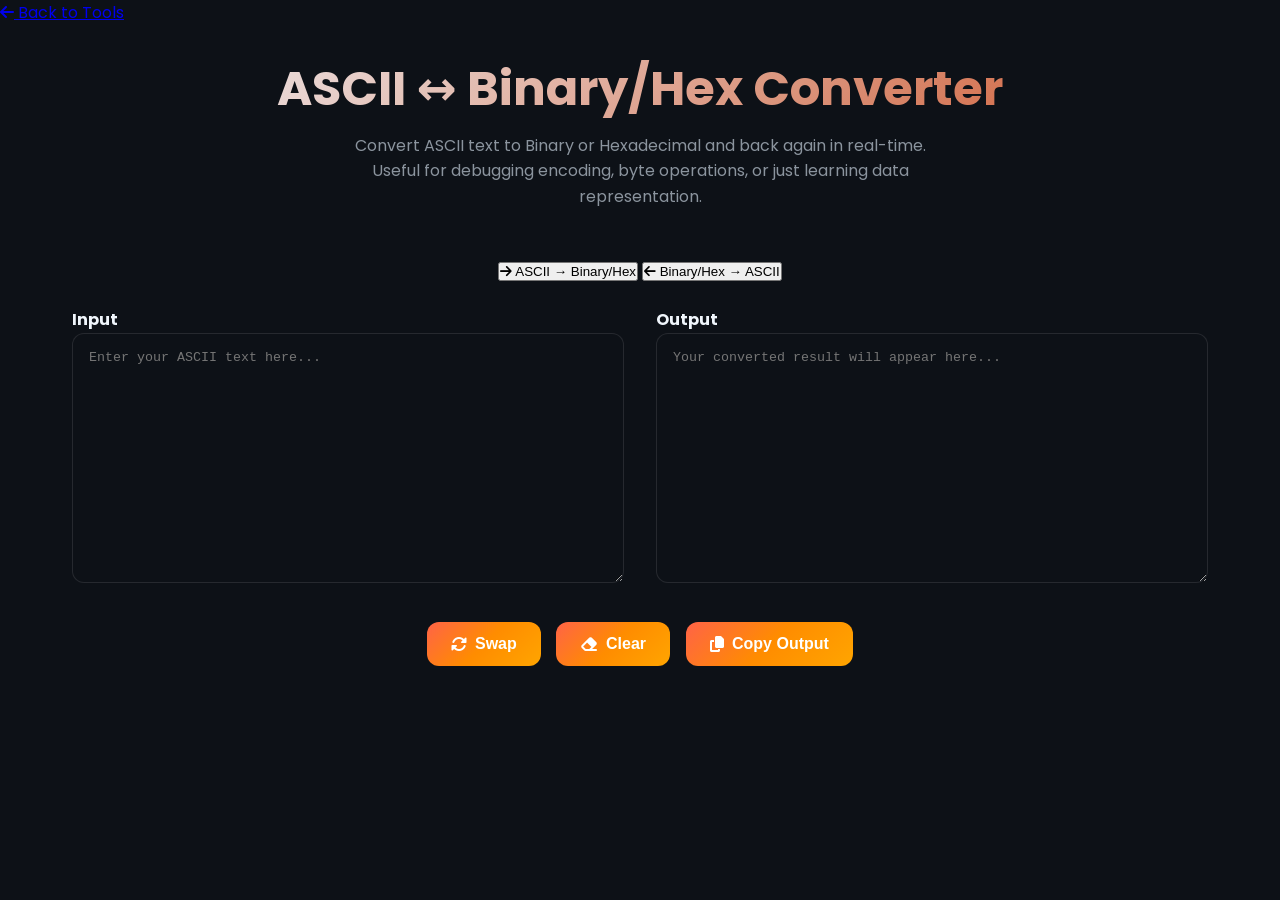
<file: tools/ascii-binary-hex/index.html>
<!DOCTYPE html>
<html lang="en">

<head>
    <meta charset="UTF-8" />
    <meta name="viewport" content="width=device-width, initial-scale=1.0" />
    <title>ASCII ↔ Binary/Hex Converter - DevToolkit</title>
    <link rel="stylesheet" href="../../style.css" />
    <link href="https://cdnjs.cloudflare.com/ajax/libs/font-awesome/6.4.0/css/all.min.css" rel="stylesheet" />
    <link href="https://fonts.googleapis.com/css2?family=Poppins:wght@300;400;500;600;700&display=swap"
        rel="stylesheet" />
    <style>
        .tool-container {
            max-width: 1200px;
            margin: 0 auto;
            padding: 2rem;
        }

        .tool-header {
            text-align: center;
            margin-bottom: 3rem;
        }

        .tool-title {
            font-size: clamp(2rem, 4vw, 3rem);
            font-weight: 700;
            color: var(--primary-color);
        }

        .tool-subtitle {
            color: var(--text-secondary);
            max-width: 600px;
            margin: 0 auto;
        }

        .converter-section {
            display: grid;
            grid-template-columns: 1fr 1fr;
            gap: 2rem;
            margin-top: 1rem;
        }

        textarea {
            width: 100%;
            min-height: 250px;
            background: var(--bg-primary);
            color: var(--text-primary);
            border: 1px solid rgba(255, 255, 255, 0.1);
            border-radius: var(--radius-md);
            padding: 1rem;
            font-family: "Courier New", monospace;
            resize: vertical;
        }

        textarea:focus {
            outline: none;
            border-color: var(--primary-color);
            box-shadow: 0 0 10px rgba(255, 107, 53, 0.2);
        }

        .buttons {
            display: flex;
            justify-content: center;
            gap: 1rem;
            margin: 2rem 0;
            flex-wrap: wrap;
        }

        .btn {
            padding: 0.8rem 1.5rem;
            border: none;
            border-radius: var(--radius-md);
            font-weight: 600;
            cursor: pointer;
            background: var(--gradient-primary);
            color: #fff;
            transition: transform 0.2s;
        }

        .btn:hover {
            transform: translateY(-2px);
        }
        
        /* New styles for separator options */
        .options-section {
            text-align: center;
            margin-bottom: 1.5rem;
            display: none; /* Hidden by default */
        }
        .options-section.visible {
            display: block; /* Shown via JS */
        }
        #separator-input {
            width: 100px;
            padding: 0.5rem;
            background: var(--bg-primary);
            color: var(--text-primary);
            border: 1px solid rgba(255, 255, 255, 0.1);
            border-radius: var(--radius-sm);
            text-align: center;
        }

        @media (max-width: 768px) {
            .converter-section {
                grid-template-columns: 1fr;
            }
        }
    </style>
</head>

<body>
    <a href="../../index.html" class="back-button">
        <i class="fas fa-arrow-left"></i> Back to Tools
    </a>

    <div class="tool-container">
        <div class="tool-header">
            <h1 class="tool-title">ASCII ↔ Binary/Hex Converter</h1>
            <p class="tool-subtitle">
                Convert ASCII text to Binary or Hexadecimal and back again in real-time.
                Useful for debugging encoding, byte operations, or just learning data representation.
            </p>
        </div>

        <div class="mode-toggle" style="text-align:center; margin-bottom:1.5rem;">
            <button class="mode-btn active" id="ascii-to-mode">
                <i class="fas fa-arrow-right"></i> ASCII → Binary/Hex
            </button>
            <button class="mode-btn" id="to-ascii-mode">
                <i class="fas fa-arrow-left"></i> Binary/Hex → ASCII
            </button>
        </div>
        
        <div class="options-section" id="separator-options">
            <label for="separator-input"><strong>Separator:</strong></label>
            <input id="separator-input" type="text" value=" " placeholder="Space">
            <small>(Character separating your values, e.g., a space or comma. Leave empty for contiguous strings like 48656C6C6F)</small>
        </div>

        <div class="converter-section">
            <div>
                <label for="input-text"><strong>Input</strong></label>
                <textarea id="input-text" placeholder="Enter your ASCII text here..."></textarea>
            </div>
            <div>
                <label for="output-text"><strong>Output</strong></label>
                <textarea id="output-text" readonly placeholder="Your converted result will appear here..."></textarea>
            </div>
        </div>

        <div class="buttons">
            <button class="btn btn-secondary" id="swap-btn"><i class="fas fa-sync-alt"></i> Swap</button>
            <button class="btn btn-secondary" id="clear-btn"><i class="fas fa-eraser"></i> Clear</button>
            <button class="btn btn-secondary" id="copy-btn"><i class="fas fa-copy"></i> Copy Output</button>
        </div>
    </div>

    <script src="script.js"></script>
</body>

</html>
</file>
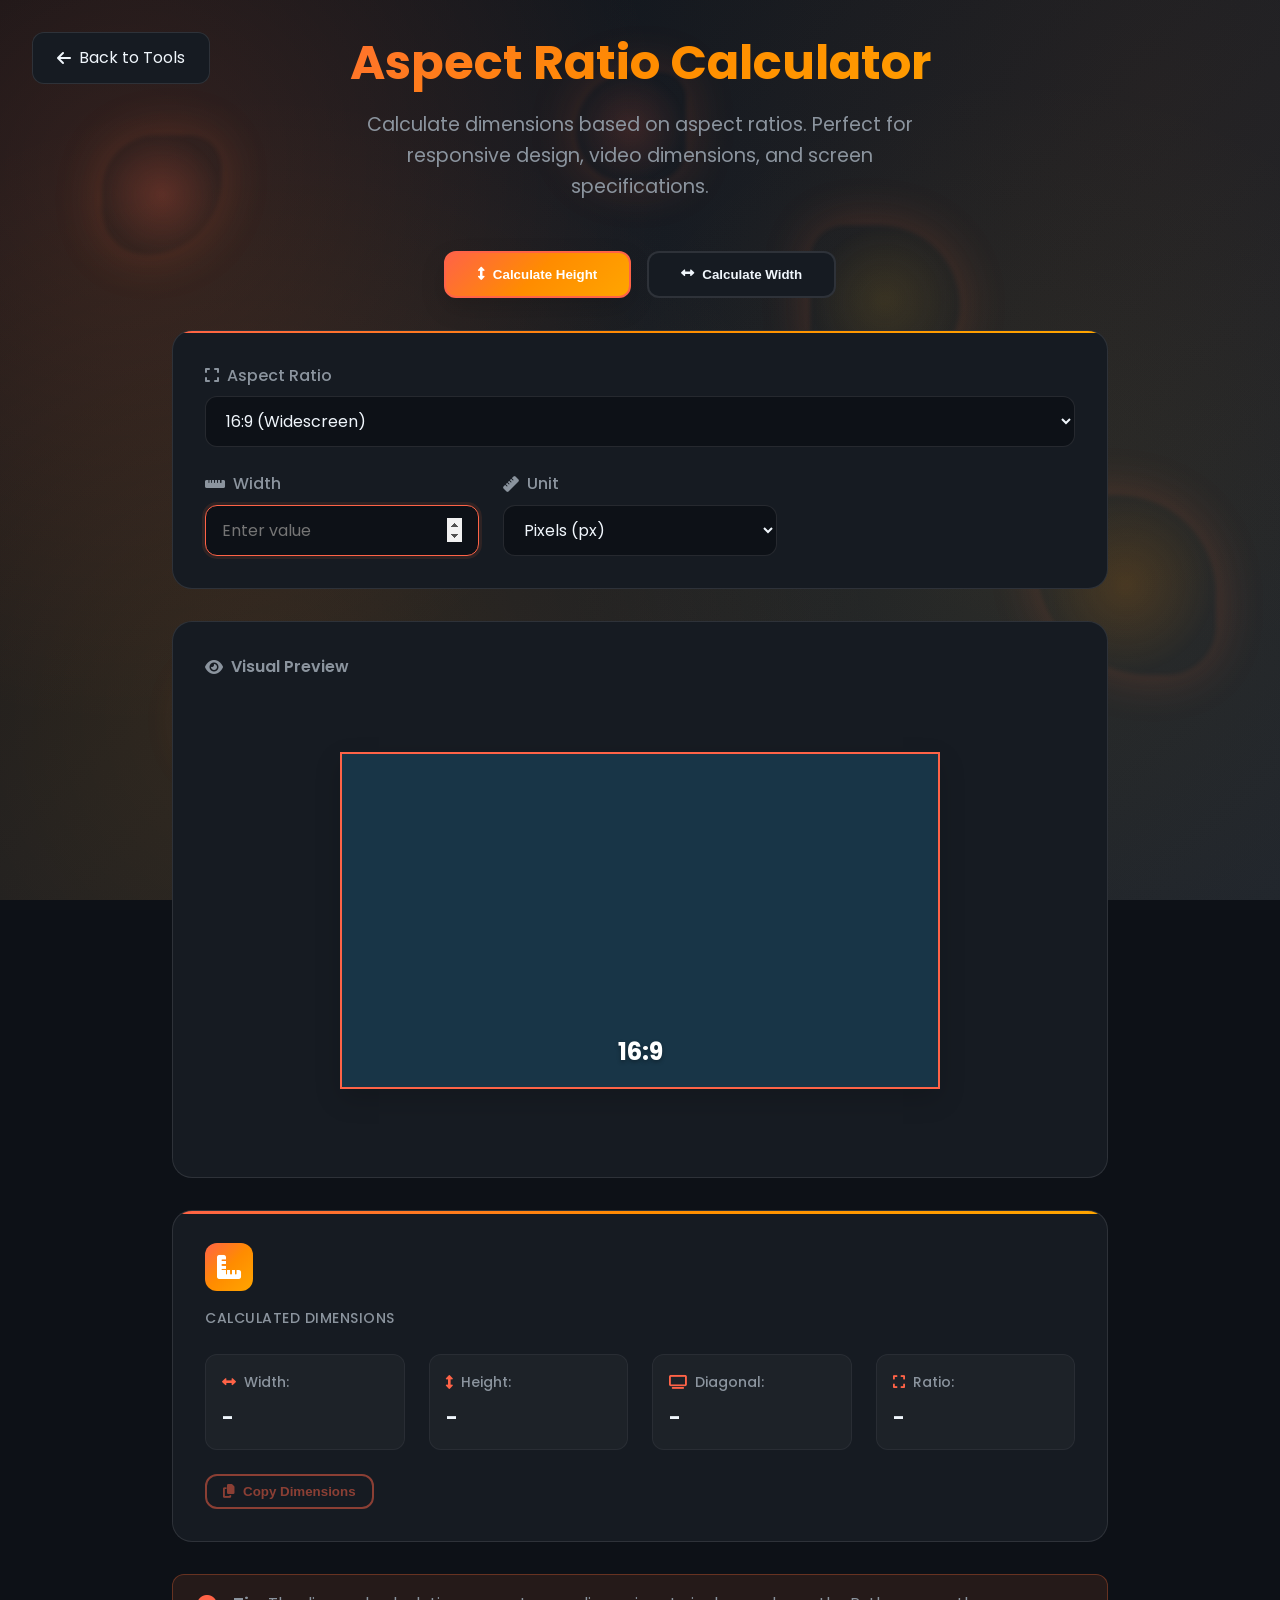
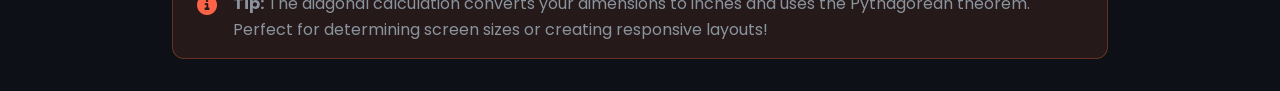
<file: tools/aspect-ratio-calculator/index.html>
<!DOCTYPE html>
<html lang="en">
<head>
    <meta charset="UTF-8">
    <meta name="viewport" content="width=device-width, initial-scale=1.0">
    <title>Your Tool Name - DevToolkit</title>
    <link rel="stylesheet" href="../../style.css">
    <link href="https://cdnjs.cloudflare.com/ajax/libs/font-awesome/6.4.0/css/all.min.css" rel="stylesheet">
    <link href="https://fonts.googleapis.com/css2?family=Poppins:wght@300;400;500;600;700&display=swap" rel="stylesheet">
    <style>
        /* Tool-specific styles go here */
        .tool-container {
            max-width: 1000px;
            margin: 0 auto;
            padding: 2rem;
        }

        .tool-header {
            text-align: center;
            margin-bottom: 3rem;
        }

        .tool-title {
            font-size: clamp(2rem, 4vw, 3rem);
            font-weight: 700;
            background: var(--gradient-primary);
            -webkit-background-clip: text;
            -webkit-text-fill-color: transparent;
            background-clip: text;
            margin-bottom: 1rem;
        }

        .tool-subtitle {
            font-size: 1.2rem;
            color: var(--text-secondary);
            max-width: 600px;
            margin: 0 auto;
        }

        .back-button {
            position: fixed;
            top: 2rem;
            left: 2rem;
            z-index: 1000;
            display: flex;
            align-items: center;
            gap: 0.5rem;
            padding: 0.75rem 1.5rem;
            background: var(--bg-secondary);
            color: var(--text-primary);
            text-decoration: none;
            border-radius: var(--radius-md);
            border: 1px solid rgba(255, 255, 255, 0.1);
            transition: all 0.3s ease;
            backdrop-filter: blur(20px);
        }

        .back-button:hover {
            background: var(--primary-color);
            color: white;
            transform: translateY(-2px);
            box-shadow: var(--shadow-lg);
        }

        /* Add your custom styles here */

        .mode-section {
            margin-bottom: 2rem;
        }

        .mode-buttons {
            display: flex;
            gap: 1rem;
            justify-content: center;
            flex-wrap: wrap;
        }

        .mode-btn {
            display: flex;
            align-items: center;
            gap: 0.5rem;
            padding: 0.875rem 2rem;
            background: var(--bg-secondary);
            color: var(--text-primary);
            border: 2px solid rgba(255, 255, 255, 0.1);
            border-radius: var(--radius-md);
            font-weight: 600;
            cursor: pointer;
            transition: all 0.3s ease;
        }

        .mode-btn:hover {
            background: rgba(255, 107, 53, 0.1);
            border-color: var(--primary-color);
            transform: translateY(-2px);
        }

        .mode-btn.active {
            background: var(--gradient-primary);
            border-color: var(--primary-color);
            color: white;
            box-shadow: var(--shadow-lg);
        }

        .input-section {
            background: var(--bg-secondary);
            border: 1px solid rgba(255, 255, 255, 0.1);
            border-radius: var(--radius-lg);
            padding: 2rem;
            margin-bottom: 2rem;
            position: relative;
            overflow: hidden;
        }

        .input-section::before {
            content: '';
            position: absolute;
            top: 0;
            left: 0;
            width: 100%;
            height: 2px;
            background: var(--gradient-primary);
        }

        .input-grid {
            display: grid;
            grid-template-columns: repeat(auto-fit, minmax(250px, 1fr));
            gap: 1.5rem;
        }

        .input-group {
            display: flex;
            flex-direction: column;
            gap: 0.5rem;
        }

        .input-group.full-width {
            grid-column: 1 / -1;
        }

        .label-text {
            color: var(--text-secondary);
            font-weight: 500;
            display: flex;
            align-items: center;
            gap: 0.5rem;
        }

        .aspect-ratio-controls {
            display: flex;
            flex-direction: column;
            gap: 1rem;
        }

        .custom-ratio-input {
            display: flex;
            align-items: center;
            gap: 0.5rem;
        }

        .custom-ratio-input input {
            flex: 1;
        }

        .custom-ratio-input span {
            color: var(--text-secondary);
            font-weight: 600;
            font-size: 1.2rem;
        }

        input[type="number"],
        select {
            background: var(--bg-primary);
            border: 1px solid rgba(255, 255, 255, 0.1);
            border-radius: var(--radius-md);
            padding: 0.75rem 1rem;
            color: var(--text-primary);
            font-family: var(--font-primary);
            font-size: 1rem;
            transition: all 0.3s ease;
        }

        input[type="number"]:focus,
        select:focus {
            outline: none;
            border-color: var(--primary-color);
            box-shadow: 0 0 0 3px rgba(255, 107, 53, 0.1);
        }

        .preview-section {
            background: var(--bg-secondary);
            border: 1px solid rgba(255, 255, 255, 0.1);
            border-radius: var(--radius-lg);
            padding: 2rem;
            margin-bottom: 2rem;
        }

        .preview-label {
            color: var(--text-secondary);
            font-weight: 600;
            margin-bottom: 1rem;
            display: flex;
            align-items: center;
            gap: 0.5rem;
        }

        .preview-container {
            position: relative;
            display: flex;
            justify-content: center;
            align-items: center;
            min-height: 450px;
            padding: 3rem;
        }

        .dimension-svg {
            position: absolute;
            top: 0;
            left: 0;
            width: 100%;
            height: 100%;
            pointer-events: none;
            z-index: 10;
        }

        .aspect-preview {
            background: #183547;
            border: 2px solid var(--primary-color);
            border-radius: 0;
            max-width: 600px;
            max-height: 400px;
            position: relative;
            display: flex;
            align-items: flex-end;
            justify-content: center;
            box-shadow: var(--shadow-lg);
            padding-bottom: 1rem;
        }

        .preview-ratio-label {
            color: white;
            font-weight: 700;
            font-size: 1.5rem;
            text-shadow: 0 2px 4px rgba(0, 0, 0, 0.3);
        }

        .results-section {
            margin-bottom: 2rem;
        }

        .result-card-single {
            background: var(--bg-secondary);
            border: 1px solid rgba(255, 255, 255, 0.1);
            border-radius: var(--radius-lg);
            padding: 2rem;
            transition: all 0.3s ease;
            position: relative;
            overflow: hidden;
        }

        .result-card-single::before {
            content: '';
            position: absolute;
            top: 0;
            left: 0;
            width: 100%;
            height: 3px;
            background: var(--gradient-primary);
        }

        .result-card-single:hover {
            transform: translateY(-5px);
            box-shadow: var(--shadow-lg);
            border-color: var(--primary-color);
        }

        .result-grid-info {
            display: grid;
            grid-template-columns: repeat(4, 1fr);
            gap: 1.5rem;
            margin: 1.5rem 0;
        }

        @media (max-width: 1024px) {
            .result-grid-info {
                grid-template-columns: repeat(2, 1fr);
            }
        }

        .result-info-item {
            display: flex;
            flex-direction: column;
            gap: 0.5rem;
            padding: 1rem;
            background: rgba(255, 255, 255, 0.03);
            border-radius: var(--radius-md);
            border: 1px solid rgba(255, 255, 255, 0.05);
        }

        .info-label {
            color: var(--text-secondary);
            font-size: 0.875rem;
            font-weight: 500;
            display: flex;
            align-items: center;
            gap: 0.5rem;
        }

        .info-label i {
            color: var(--primary-color);
        }

        .info-value {
            color: var(--text-primary);
            font-size: 1.25rem;
            font-weight: 700;
        }

        .result-icon {
            width: 48px;
            height: 48px;
            background: var(--gradient-primary);
            border-radius: var(--radius-md);
            display: flex;
            align-items: center;
            justify-content: center;
            margin-bottom: 1rem;
            font-size: 1.5rem;
            color: white;
        }

        .result-content {
            position: relative;
        }

        .result-label {
            color: var(--text-secondary);
            font-size: 0.875rem;
            font-weight: 500;
            margin-bottom: 0.5rem;
            text-transform: uppercase;
            letter-spacing: 0.5px;
        }

        .result-value {
            color: var(--text-primary);
            font-size: 1.5rem;
            font-weight: 700;
            word-break: break-word;
        }

        .copy-btn {
            margin-top: 1rem;
            padding: 0.5rem 1rem;
            background: transparent;
            color: var(--primary-color);
            border: 2px solid var(--primary-color);
            border-radius: var(--radius-md);
            cursor: pointer;
            font-weight: 600;
            transition: all 0.3s ease;
            display: flex;
            align-items: center;
            gap: 0.5rem;
        }

        .copy-btn:hover:not(:disabled) {
            background: var(--gradient-primary);
            color: white;
            transform: translateY(-2px);
        }

        .copy-btn:disabled {
            opacity: 0.5;
            cursor: not-allowed;
        }

        .copy-btn.copied {
            background: var(--success-color);
            border-color: var(--success-color);
            color: white;
        }

        .info-section {
            margin-top: 2rem;
        }

        .info-card {
            background: rgba(255, 107, 53, 0.1);
            border: 1px solid rgba(255, 107, 53, 0.3);
            border-radius: var(--radius-md);
            padding: 1rem 1.5rem;
            display: flex;
            gap: 1rem;
            align-items: flex-start;
        }

        .info-card i {
            color: var(--primary-color);
            font-size: 1.25rem;
            margin-top: 0.25rem;
        }

        .info-card p {
            color: var(--text-secondary);
            margin: 0;
            line-height: 1.6;
        }

        @media (max-width: 768px) {
            .tool-container {
                padding: 1rem;
            }

            .input-section,
            .preview-section {
                padding: 1.5rem;
            }

            .preview-container {
                padding: 1rem;
                min-height: 300px;
            }

            .mode-buttons {
                flex-direction: column;
            }

            .mode-btn {
                width: 100%;
            }

            .input-grid {
                grid-template-columns: 1fr;
            }

            .result-grid-info {
                grid-template-columns: 1fr;
            }

            .info-value {
                font-size: 1.1rem;
            }
        }
    </style>
</head>
<body>
    <!-- Animated Background -->
    <div class="animated-bg">
        <div class="floating-shapes">
            <div class="shape shape-1"></div>
            <div class="shape shape-2"></div>
            <div class="shape shape-3"></div>
            <div class="shape shape-4"></div>
            <div class="shape shape-5"></div>
        </div>
    </div>

    <!-- Back Button -->
    <a href="../../index.html" class="back-button">
        <i class="fas fa-arrow-left"></i>
        Back to Tools
    </a>

    <div class="tool-container">
        <!-- Header -->
        <div class="tool-header">
            <h1 class="tool-title">Aspect Ratio Calculator</h1>
            <p class="tool-subtitle">
                Calculate dimensions based on aspect ratios. Perfect for responsive design, video dimensions, and screen specifications.
            </p>
        </div>

        <!-- Mode Selection -->
        <div class="mode-section">
            <div class="mode-buttons">
                <button class="mode-btn active" data-mode="calculate-height">
                    <i class="fas fa-arrows-alt-v"></i>
                    Calculate Height
                </button>
                <button class="mode-btn" data-mode="calculate-width">
                    <i class="fas fa-arrows-alt-h"></i>
                    Calculate Width
                </button>
            </div>
        </div>

        <!-- Input Section -->
        <div class="input-section">
            <div class="input-grid">
                <!-- Aspect Ratio Selection -->
                <div class="input-group full-width">
                    <label class="label-text">
                        <i class="fas fa-expand"></i>
                        Aspect Ratio
                    </label>
                    <div class="aspect-ratio-controls">
                        <select id="aspect-ratio-preset">
                            <option value="16:9">16:9 (Widescreen)</option>
                            <option value="4:3">4:3 (Standard)</option>
                            <option value="21:9">21:9 (Ultrawide)</option>
                            <option value="1:1">1:1 (Square)</option>
                            <option value="3:2">3:2 (Classic)</option>
                            <option value="16:10">16:10 (Monitor)</option>
                            <option value="9:16">9:16 (Mobile Portrait)</option>
                            <option value="2.39:1">2.39:1 (Cinematic)</option>
                            <option value="custom">Custom</option>
                        </select>
                        <div id="custom-ratio" class="custom-ratio-input" style="display: none;">
                            <input type="number" id="ratio-width" placeholder="Width" min="0.1" step="0.1" value="16">
                            <span>:</span>
                            <input type="number" id="ratio-height" placeholder="Height" min="0.1" step="0.1" value="9">
                        </div>
                    </div>
                </div>

                <!-- Known Dimension Input -->
                <div class="input-group">
                    <label class="label-text" id="known-dimension-label">
                        <i class="fas fa-ruler-horizontal"></i>
                        Width
                    </label>
                    <input type="number" id="known-value" placeholder="Enter value" min="0" step="0.01">
                </div>

                <!-- Unit Selection -->
                <div class="input-group">
                    <label class="label-text">
                        <i class="fas fa-ruler"></i>
                        Unit
                    </label>
                    <select id="unit-select">
                        <option value="px">Pixels (px)</option>
                        <option value="cm">Centimeters (cm)</option>
                        <option value="in">Inches (in)</option>
                        <option value="mm">Millimeters (mm)</option>
                        <option value="pt">Points (pt)</option>
                    </select>
                </div>
            </div>
        </div>

        <!-- Visual Preview with Technical Drawing -->
        <div class="preview-section">
            <div class="preview-label">
                <i class="fas fa-eye"></i>
                Visual Preview
            </div>
            <div class="preview-container">
                <svg id="dimension-svg" class="dimension-svg">
                    <!-- Dimension lines will be drawn here by JavaScript -->
                </svg>
                <div id="aspect-preview" class="aspect-preview">
                    <div class="preview-ratio-label" id="preview-ratio-label">16:9</div>
                </div>
            </div>
        </div>

        <!-- Results Section -->
        <div class="results-section">
            <!-- Single Result Card -->
            <div class="result-card-single">
                <div class="result-icon">
                    <i class="fas fa-ruler-combined"></i>
                </div>
                <div class="result-content">
                    <div class="result-label">Calculated Dimensions</div>
                    <div class="result-grid-info">
                        <div class="result-info-item">
                            <span class="info-label">
                                <i class="fas fa-arrows-alt-h"></i>
                                Width:
                            </span>
                            <span class="info-value" id="width-value">-</span>
                        </div>
                        <div class="result-info-item">
                            <span class="info-label">
                                <i class="fas fa-arrows-alt-v"></i>
                                Height:
                            </span>
                            <span class="info-value" id="height-value">-</span>
                        </div>
                        <div class="result-info-item">
                            <span class="info-label">
                                <i class="fas fa-tv"></i>
                                Diagonal:
                            </span>
                            <span class="info-value" id="diagonal-value">-</span>
                        </div>
                        <div class="result-info-item">
                            <span class="info-label">
                                <i class="fas fa-expand"></i>
                                Ratio:
                            </span>
                            <span class="info-value" id="ratio-value">-</span>
                        </div>
                    </div>
                    <button class="copy-btn" id="copy-btn" disabled>
                        <i class="fas fa-copy"></i>
                        Copy Dimensions
                    </button>
                </div>
            </div>
        </div>

        <!-- Info Section -->
        <div class="info-section">
            <div class="info-card">
                <i class="fas fa-info-circle"></i>
                <p>
                    <strong>Tip:</strong> The diagonal calculation converts your dimensions to inches and uses the Pythagorean theorem.
                    Perfect for determining screen sizes or creating responsive layouts!
                </p>
            </div>
        </div>

    </div>

    <script src="script.js"></script>
</body>
</html>
</file>
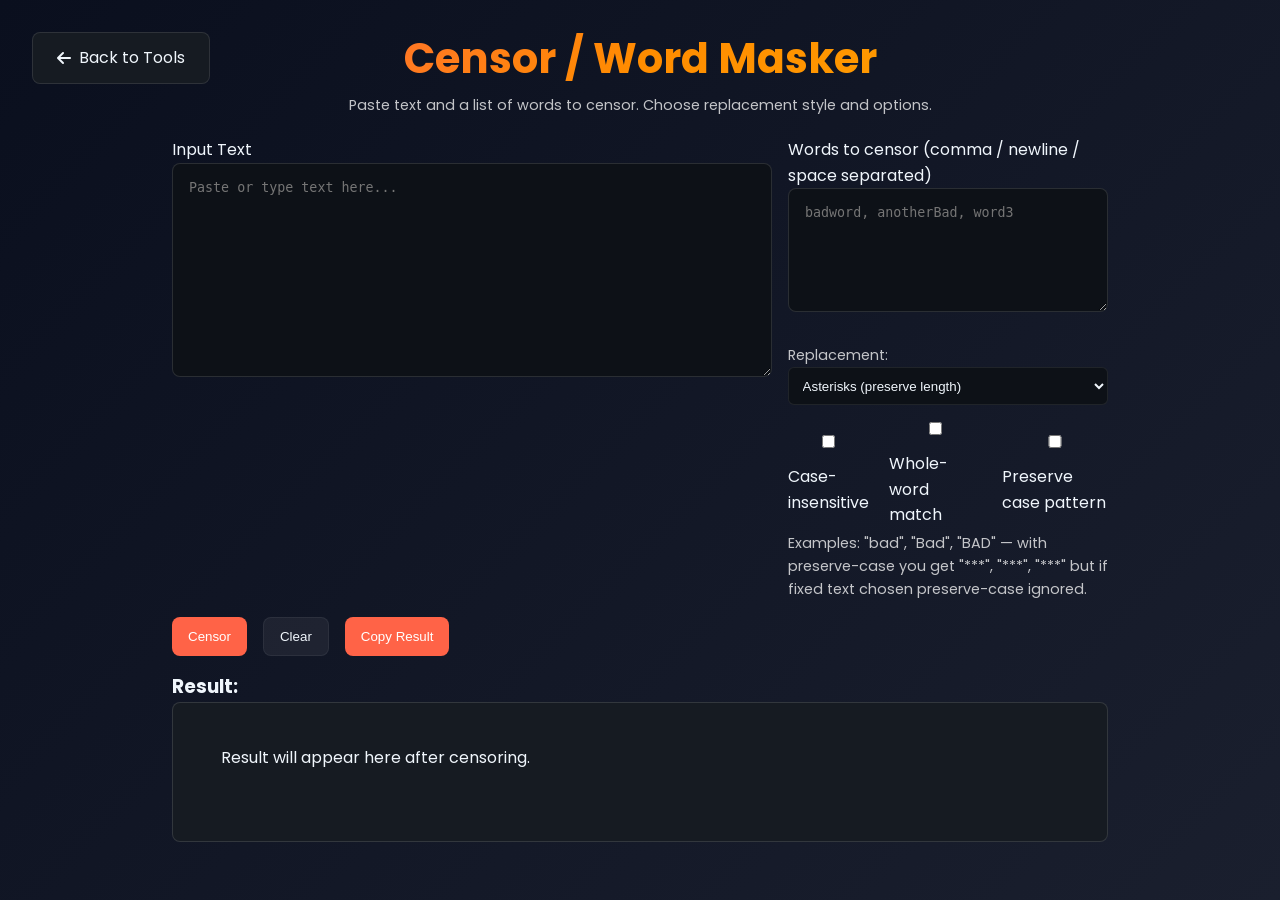
<file: tools/censor-tool/index.html>
<!DOCTYPE html>
<html lang="en">
  <head>
    <meta charset="utf-8" />
    <meta name="viewport" content="width=device-width,initial-scale=1" />
    <title>Censor Tool - DevToolkit</title>
    <link rel="stylesheet" href="../../style.css" />
    <link
      href="https://cdnjs.cloudflare.com/ajax/libs/font-awesome/6.4.0/css/all.min.css"
      rel="stylesheet"
    />
    <link
      href="https://fonts.googleapis.com/css2?family=Poppins:wght@300;400;500;600;700&display=swap"
      rel="stylesheet"
    />

    <style>
      body {
        font-family: "Poppins", sans-serif;
        background: linear-gradient(135deg, #0a0f1e 0%, #1a1f2e 100%);
        color: var(--text-primary);
        min-height: 100vh;
        margin: 0;
        padding: 0;
      }
      .tool-container {
        max-width: 1000px;
        margin: 0 auto;
        padding: 2rem;
      }
      .tool-header {
        text-align: center;
        margin-bottom: 1.25rem;
      }
      .tool-title {
        font-size: clamp(1.6rem, 4vw, 2.6rem);
        font-weight: 700;
        background: var(--gradient-primary);
        -webkit-background-clip: text;
        -webkit-text-fill-color: transparent;
        margin-bottom: 0.5rem;
      }
      textarea,
      input {
        width: 100%;
        padding: 1rem;
        background: var(--bg-primary);
        border: 1px solid rgba(255, 255, 255, 0.12);
        border-radius: 8px;
        color: var(--text-primary);
        margin-bottom: 1rem;
        font-family: monospace;
      }
      .two-col {
        display: grid;
        grid-template-columns: 1fr 320px;
        gap: 1rem;
        align-items: start;
        margin-bottom: 1rem;
      }
      .options {
        display: flex;
        gap: 1rem;
        flex-wrap: wrap;
        margin-bottom: 1rem;
        align-items: center;
      }
      .options label {
        display: flex;
        align-items: center;
        gap: 0.5rem;
        font-size: 0.95rem;
      }
      .button-group {
        display: flex;
        gap: 1rem;
        flex-wrap: wrap;
        margin-bottom: 1rem;
      }
      button {
        background: var(--primary-color);
        border: none;
        padding: 0.7rem 1rem;
        color: #fff;
        border-radius: 8px;
        cursor: pointer;
      }
      button.secondary {
        background: rgba(255, 255, 255, 0.06);
        color: var(--text-primary);
        border: 1px solid rgba(255, 255, 255, 0.06);
      }
      .result-box {
        padding: 1rem;
        background: var(--bg-secondary);
        border-radius: 8px;
        border: 1px solid rgba(255, 255, 255, 0.12);
        min-height: 140px;
        white-space: pre-wrap;
        overflow: auto;
      }
      .small {
        font-size: 0.9rem;
        color: rgba(255, 255, 255, 0.75);
        margin-top: 0.25rem;
      }
      .back-button {
        position: fixed;
        top: 2rem;
        left: 2rem;
        z-index: 1000;
        display: flex;
        align-items: center;
        gap: 0.5rem;
        padding: 0.75rem 1.5rem;
        background: var(--bg-secondary);
        color: var(--text-primary);
        text-decoration: none;
        border-radius: 8px;
        border: 1px solid rgba(255, 255, 255, 0.1);
        backdrop-filter: blur(20px);
      }
      .options-row {
        display: flex;
        flex-direction: row;
        gap: 20px;
        align-items: center;
        justify-content: flex-start; /* or space-between / center if needed */
      }
      .back-button:hover {
        background: var(--primary-color);
        color: white;
        transform: translateY(-2px);
      }
    </style>
  </head>
  <body>
    <a href="../../index.html" class="back-button"
      ><i class="fas fa-arrow-left"></i> Back to Tools</a
    >

    <div class="tool-container">
      <div class="tool-header">
        <h1 class="tool-title">Censor / Word Masker</h1>
        <p class="small">
          Paste text and a list of words to censor. Choose replacement style and
          options.
        </p>
      </div>

      <div class="two-col">
        <div>
          <label for="text-input">Input Text</label>
          <textarea
            id="text-input"
            rows="12"
            placeholder="Paste or type text here..."
          ></textarea>
        </div>

        <div>
          <label for="words-input"
            >Words to censor (comma / newline / space separated)</label
          >
          <textarea
            id="words-input"
            rows="6"
            placeholder="badword, anotherBad, word3"
          ></textarea>

          <div class="small" style="margin-top: 0.5rem">Replacement:</div>
          <select
            id="replacement-type"
            style="
              width: 100%;
              margin-bottom: 0.75rem;
              padding: 0.6rem;
              border-radius: 6px;
              background: var(--bg-primary);
              border: 1px solid rgba(255, 255, 255, 0.08);
              color: var(--text-primary);
            "
          >
            <option value="asterisks" selected>
              Asterisks (preserve length)
            </option>
            <option value="char">Repeating character</option>
            <option value="fixed">Fixed text (e.g. [censored])</option>
          </select>

          <input
            id="replacement-char"
            type="text"
            maxlength="1"
            placeholder="Replacement char (e.g. *)"
            style="margin-bottom: 0.5rem"
          />

          <input
            id="fixed-text"
            type="text"
            placeholder="Fixed replacement text (e.g. [censored])"
            style="margin-bottom: 0.75rem"
          />

          <div class="options-row">
            <label
              ><input type="checkbox" id="case-insensitive" />
              Case-insensitive</label
            >
            <label
              ><input type="checkbox" id="whole-word" /> Whole-word match</label
            >
            <label
              ><input type="checkbox" id="preserve-case" /> Preserve case
              pattern</label
            >
          </div>

          <div class="small">
            Examples: "bad", "Bad", "BAD" — with preserve-case you get "***",
            "***", "***" but if fixed text chosen preserve-case ignored.
          </div>
        </div>
      </div>

      <div class="button-group">
        <button id="censor-btn">Censor</button>
        <button id="clear-btn" class="secondary">Clear</button>
        <button id="copy-btn">Copy Result</button>
      </div>

      <h3>Result:</h3>
      <div id="result" class="result-box">
        Result will appear here after censoring.
      </div>
    </div>

    <script src="script.js"></script>
  </body>
</html>
</file>
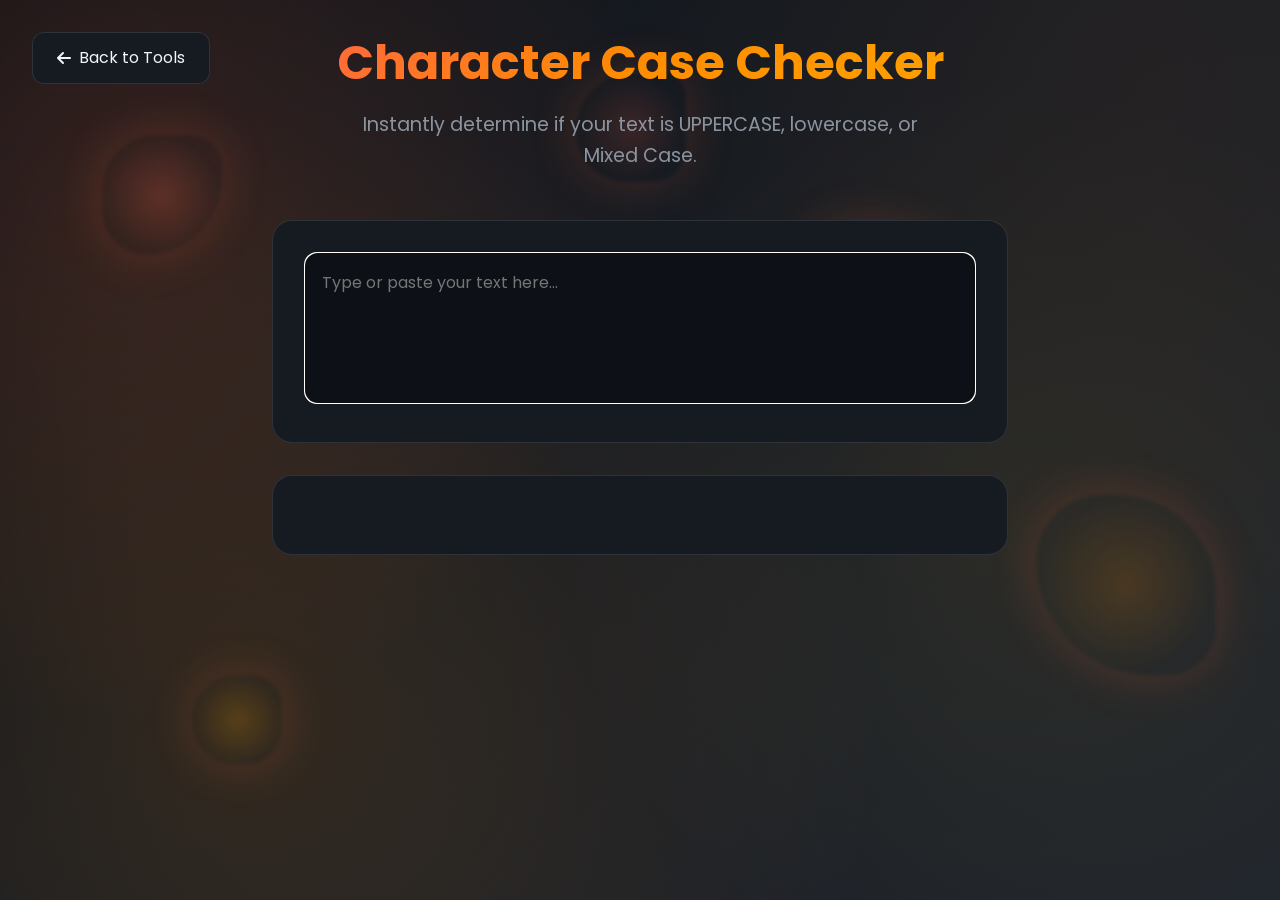
<file: tools/character-case-checker/index.html>
<!DOCTYPE html>
<html lang="en">
<head>
    <meta charset="UTF-8">
    <meta name="viewport" content="width=device-width, initial-scale=1.0">
    <title>Character Case Checker - DevToolkit</title>
    <link rel="stylesheet" href="../../style.css">
    <link href="https://cdnjs.cloudflare.com/ajax/libs/font-awesome/6.4.0/css/all.min.css" rel="stylesheet">
    <link href="https://fonts.googleapis.com/css2?family=Poppins:wght@300;400;500;600;700&display=swap" rel="stylesheet">
    <style>
        /* Tool-specific styles go here */
        .tool-container {
            max-width: 800px;
            margin: 0 auto;
            padding: 2rem;
        }

        .tool-header {
            text-align: center;
            margin-bottom: 3rem;
        }

        .tool-title {
            font-size: clamp(2rem, 4vw, 3rem);
            font-weight: 700;
            background: var(--gradient-primary);
            -webkit-background-clip: text;
            -webkit-text-fill-color: transparent;
            background-clip: text;
            margin-bottom: 1rem;
        }

        .tool-subtitle {
            font-size: 1.2rem;
            color: var(--text-secondary);
            max-width: 600px;
            margin: 0 auto;
        }

        .back-button {
            position: fixed;
            top: 2rem;
            left: 2rem;
            z-index: 1000;
            display: flex;
            align-items: center;
            gap: 0.5rem;
            padding: 0.75rem 1.5rem;
            background: var(--bg-secondary);
            color: var(--text-primary);
            text-decoration: none;
            border-radius: var(--radius-md);
            border: 1px solid rgba(255, 255, 255, 0.1);
            transition: all 0.3s ease;
            backdrop-filter: blur(20px);
        }

        .back-button:hover {
            background: var(--primary-color);
            color: white;
            transform: translateY(-2px);
            box-shadow: var(--shadow-lg);
        }

        /* --- Custom Styles for this Tool --- */
        .input-section {
            background: var(--bg-secondary);
            border: 1px solid rgba(255, 255, 255, 0.1);
            border-radius: var(--radius-lg);
            padding: 2rem;
            margin-bottom: 2rem;
            position: relative;
            overflow: hidden;
        }
        
        #text-input {
            width: 100%;
            height: 150px;
            background-color: var(--bg-primary);
            color: var(--text-primary);
            border: 1px solid rgba(255, 255, 255, 0.2);
            border-radius: var(--radius-md);
            padding: 1rem;
            font-family: inherit;
            font-size: 1rem;
            resize: vertical;
        }

        #result-display {
            min-height: 80px;
            display: flex;
            align-items: center;
            justify-content: center;
            background: var(--bg-secondary);
            border: 1px solid rgba(255, 255, 255, 0.1);
            border-radius: var(--radius-lg);
            font-size: clamp(1.5rem, 3vw, 2.5rem);
            font-weight: 600;
            transition: all 0.3s ease;
        }
        
        /* Style for the result text colors */
        .uppercase { color: var(--primary-color); }
        .lowercase { color: var(--success-color); }
        .mixedcase { color: var(--warning-color); }
    </style>
</head>
<body>
    <div class="animated-bg">
        <div class="floating-shapes">
            <div class="shape shape-1"></div>
            <div class="shape shape-2"></div>
            <div class="shape shape-3"></div>
            <div class="shape shape-4"></div>
            <div class="shape shape-5"></div>
        </div>
    </div>

    <a href="../../index.html" class="back-button">
        <i class="fas fa-arrow-left"></i>
        Back to Tools
    </a>

    <div class="tool-container">
        <div class="tool-header">
            <h1 class="tool-title">Character Case Checker</h1>
            <p class="tool-subtitle">
                Instantly determine if your text is UPPERCASE, lowercase, or Mixed Case.
            </p>
        </div>

        <div class="input-section">
            <textarea id="text-input" placeholder="Type or paste your text here..."></textarea>
        </div>
        
        <div id="result-display"></div>

    </div>

    <script src="script.js"></script>
</body>
</html>
</file>
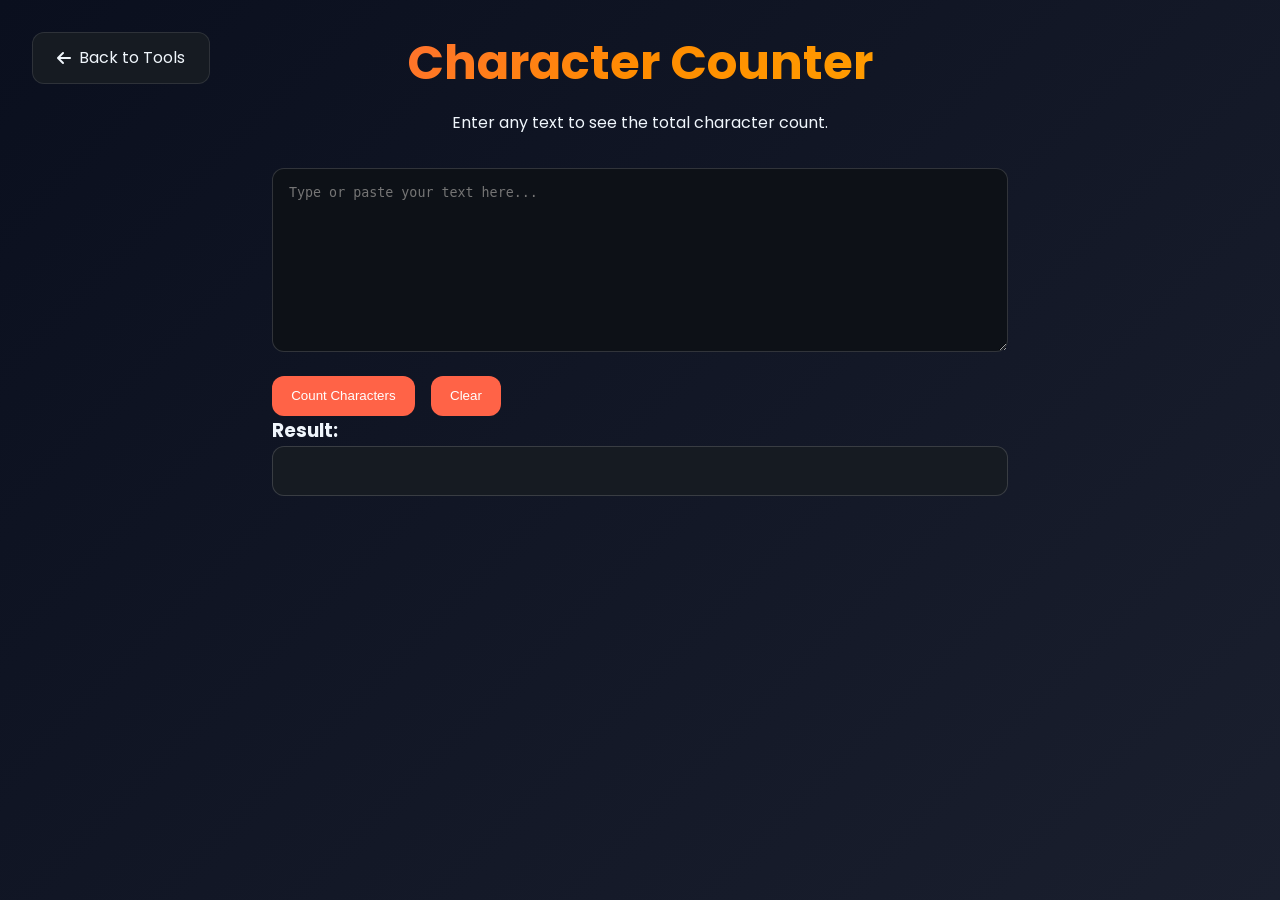
<file: tools/character-count/index.html>
<!DOCTYPE html>
<html lang="en">
<head>
    <meta charset="UTF-8">
    <meta name="viewport" content="width=device-width, initial-scale=1.0">
    <title>Character Counter - DevToolkit</title>
    <link rel="stylesheet" href="../../style.css">
    <link href="https://cdnjs.cloudflare.com/ajax/libs/font-awesome/6.4.0/css/all.min.css" rel="stylesheet">
    <link href="https://fonts.googleapis.com/css2?family=Poppins:wght@300;400;500;600;700&display=swap" rel="stylesheet">

    <style>
        body {
            font-family: 'Poppins', sans-serif;
            background: linear-gradient(135deg, #0a0f1e 0%, #1a1f2e 100%);
            color: var(--text-primary);
            min-height: 100vh;
            margin: 0;
            padding: 0;
        }

        .tool-container {
            max-width: 800px;
            margin: 0 auto;
            padding: 2rem;
        }

        .tool-header {
            text-align: center;
            margin-bottom: 2rem;
        }

        .tool-title {
            font-size: clamp(2rem, 4vw, 3rem);
            font-weight: 700;
            background: var(--gradient-primary);
            -webkit-background-clip: text;
            -webkit-text-fill-color: transparent;
            margin-bottom: 1rem;
        }

        textarea {
            width: 100%;
            padding: 1rem;
            background: var(--bg-primary);
            border: 1px solid rgba(255, 255, 255, 0.15);
            border-radius: var(--radius-md);
            color: var(--text-primary);
            margin-bottom: 1rem;
            font-family: monospace;
        }

        .button-group {
            display: flex;
            gap: 1rem;
            flex-wrap: wrap;
        }

        button {
            background: var(--primary-color);
            border: none;
            padding: 0.8rem 1.2rem;
            color: white;
            border-radius: var(--radius-md);
            cursor: pointer;
            transition: 0.3s;
        }

        button:hover {
            opacity: 0.9;
        }

        .result-box {
            padding: 1rem;
            background: var(--bg-secondary);
            border-radius: var(--radius-md);
            border: 1px solid rgba(255, 255, 255, 0.15);
            min-height: 50px;
        }

        .back-button {
            position: fixed;
            top: 2rem;
            left: 2rem;
            z-index: 1000;
            display: flex;
            align-items: center;
            gap: 0.5rem;
            padding: 0.75rem 1.5rem;
            background: var(--bg-secondary);
            color: var(--text-primary);
            text-decoration: none;
            border-radius: var(--radius-md);
            border: 1px solid rgba(255, 255, 255, 0.1);
            transition: all 0.3s ease;
            backdrop-filter: blur(20px);
        }

        .back-button:hover {
            background: var(--primary-color);
            color: white;
            transform: translateY(-2px);
            box-shadow: var(--shadow-lg);
        }
    </style>
</head>
<body>

<a href="../../index.html" class="back-button">
    <i class="fas fa-arrow-left"></i>
    Back to Tools
</a>

<div class="tool-container">
    <div class="tool-header">
        <h1 class="tool-title">Character Counter</h1>
        <p>Enter any text to see the total character count.</p>
    </div>

    <textarea id="text-input" rows="10" placeholder="Type or paste your text here..."></textarea>

    <div class="button-group">
        <button id="count-btn">Count Characters</button>
        <button id="clear-btn">Clear</button>
    </div>

    <h3>Result:</h3>
    <div id="result-box" class="result-box"></div>
</div>

<script src="script.js"></script>
</body>
</html>
</file>
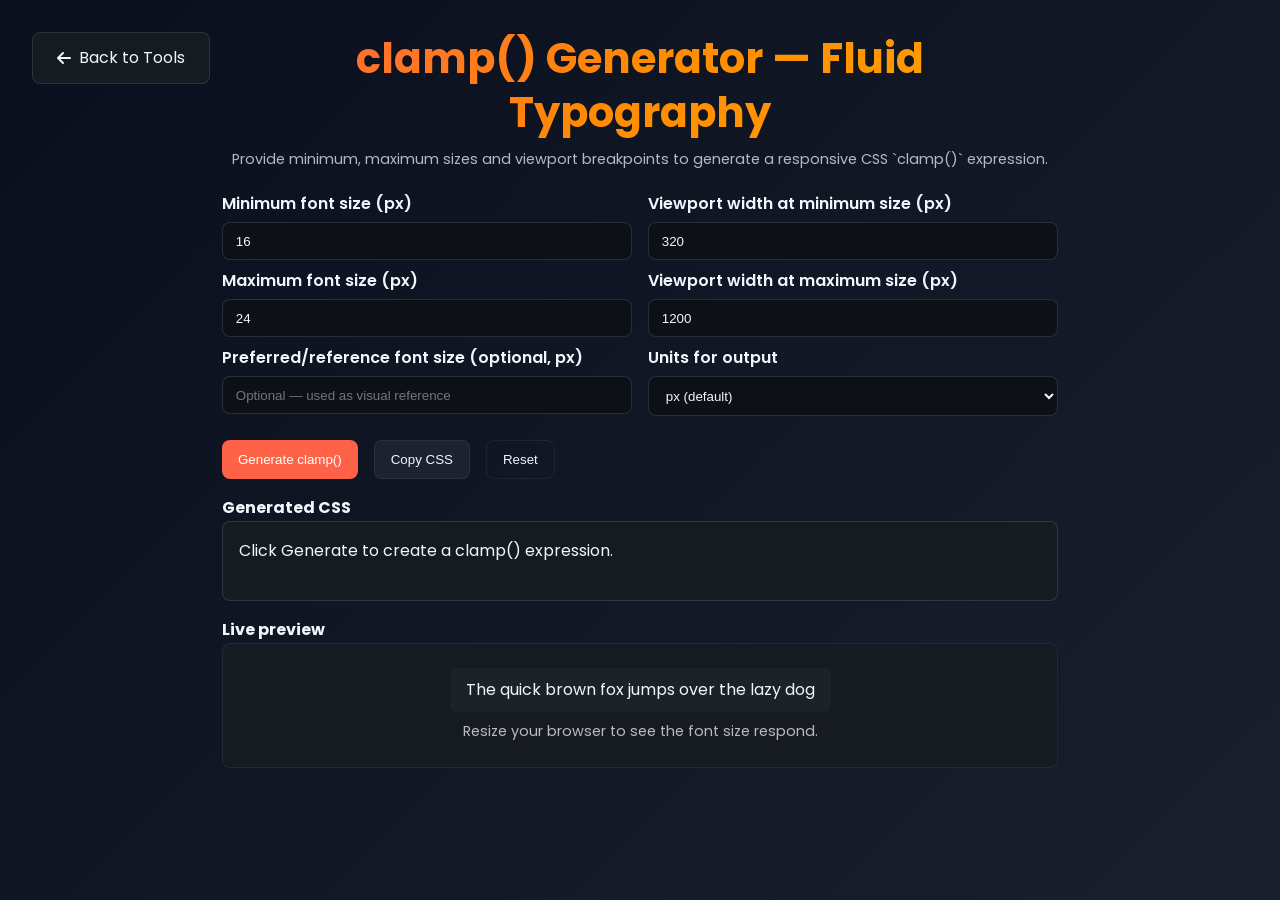
<file: tools/clamp-generator/index.html>
<!DOCTYPE html>
<html lang="en">
  <head>
    <meta charset="utf-8" />
    <meta name="viewport" content="width=device-width,initial-scale=1" />
    <title>clamp() Generator - DevToolkit</title>
    <link rel="stylesheet" href="../../style.css" />
    <link
      href="https://cdnjs.cloudflare.com/ajax/libs/font-awesome/6.4.0/css/all.min.css"
      rel="stylesheet"
    />
    <link
      href="https://fonts.googleapis.com/css2?family=Poppins:wght@300;400;500;600;700&display=swap"
      rel="stylesheet"
    />
    <style>
      body {
        font-family: "Poppins", sans-serif;
        background: linear-gradient(135deg, #0a0f1e 0%, #1a1f2e 100%);
        color: var(--text-primary);
        min-height: 100vh;
        margin: 0;
        padding: 0;
      }
      .tool-container {
        max-width: 900px;
        margin: 0 auto;
        padding: 2rem;
      }
      .tool-header {
        text-align: center;
        margin-bottom: 1.25rem;
      }
      .tool-title {
        font-size: clamp(1.6rem, 4vw, 2.6rem);
        font-weight: 700;
        background: var(--gradient-primary);
        -webkit-background-clip: text;
        -webkit-text-fill-color: transparent;
        margin-bottom: 0.5rem;
      }
      .grid {
        display: grid;
        grid-template-columns: 1fr 1fr;
        gap: 1rem;
        margin-bottom: 1rem;
      }
      label {
        display: block;
        margin-bottom: 0.35rem;
        font-weight: 600;
      }
      input,
      select {
        width: 100%;
        padding: 0.65rem 0.8rem;
        border-radius: 8px;
        border: 1px solid rgba(255, 255, 255, 0.12);
        background: var(--bg-primary);
        color: var(--text-primary);
        margin-bottom: 0.5rem;
      }
      .controls {
        display: flex;
        gap: 1rem;
        align-items: center;
        margin-bottom: 1rem;
      }
      button {
        background: var(--primary-color);
        border: none;
        padding: 0.7rem 1rem;
        color: #fff;
        border-radius: 8px;
        cursor: pointer;
      }
      .result-box {
        padding: 1rem;
        background: var(--bg-secondary);
        border-radius: 8px;
        border: 1px solid rgba(255, 255, 255, 0.12);
        min-height: 80px;
        white-space: pre-wrap;
      }
      .preview {
        padding: 1.5rem;
        background: var(--bg-secondary);
        border-radius: 8px;
        border: 1px solid rgba(255, 255, 255, 0.06);
        text-align: center;
      }
      .preview .sample {
        display: inline-block;
        padding: 0.6rem 1rem;
        border-radius: 6px;
        background: rgba(255, 255, 255, 0.03);
        color: var(--text-primary);
      }
      .row {
        display: flex;
        gap: 1rem;
      }
      .muted {
        font-size: 0.9rem;
        color: rgba(255, 255, 255, 0.7);
      }
      .back-button {
        position: fixed;
        top: 2rem;
        left: 2rem;
        z-index: 1000;
        display: flex;
        align-items: center;
        gap: 0.5rem;
        padding: 0.75rem 1.5rem;
        background: var(--bg-secondary);
        color: var(--text-primary);
        text-decoration: none;
        border-radius: 8px;
        border: 1px solid rgba(255, 255, 255, 0.1);
        backdrop-filter: blur(20px);
      }
      .back-button:hover {
        background: var(--primary-color);
        color: white;
        transform: translateY(-2px);
      }
      @media (max-width: 800px) {
        .grid {
          grid-template-columns: 1fr;
        }
        .row {
          flex-direction: column;
        }
      }
    </style>
  </head>
  <body>
    <a href="../../index.html" class="back-button"
      ><i class="fas fa-arrow-left"></i> Back to Tools</a
    >

    <div class="tool-container">
      <div class="tool-header">
        <h1 class="tool-title">clamp() Generator — Fluid Typography</h1>
        <p class="muted">
          Provide minimum, maximum sizes and viewport breakpoints to generate a
          responsive CSS `clamp()` expression.
        </p>
      </div>

      <div class="grid">
        <div>
          <label>Minimum font size (px)</label>
          <input id="min-size" type="number" value="16" min="1" step="0.1" />
          <label>Maximum font size (px)</label>
          <input id="max-size" type="number" value="24" min="1" step="0.1" />
          <label>Preferred/reference font size (optional, px)</label>
          <input
            id="pref-size"
            type="number"
            value=""
            placeholder="Optional — used as visual reference"
          />
        </div>

        <div>
          <label>Viewport width at minimum size (px)</label>
          <input id="min-vw" type="number" value="320" min="1" step="1" />
          <label>Viewport width at maximum size (px)</label>
          <input id="max-vw" type="number" value="1200" min="1" step="1" />
          <label>Units for output</label>
          <select id="output-unit">
            <option value="px">px (default)</option>
            <option value="rem">rem (based on 16px)</option>
          </select>
        </div>
      </div>

      <div class="row" style="margin-bottom: 1rem">
        <button id="generate">Generate clamp()</button>
        <button
          id="copy"
          style="
            background: rgba(255, 255, 255, 0.06);
            border: 1px solid rgba(255, 255, 255, 0.06);
            color: var(--text-primary);
          "
        >
          Copy CSS
        </button>
        <button
          id="reset"
          style="
            background: transparent;
            border: 1px solid rgba(255, 255, 255, 0.06);
            color: var(--text-primary);
          "
        >
          Reset
        </button>
      </div>

      <h4>Generated CSS</h4>
      <div id="result" class="result-box">
        Click Generate to create a clamp() expression.
      </div>

      <h4 style="margin-top: 1rem">Live preview</h4>
      <div class="preview">
        <div class="sample" id="preview-sample">
          The quick brown fox jumps over the lazy dog
        </div>
        <div class="muted" style="margin-top: 0.5rem">
          Resize your browser to see the font size respond.
        </div>
      </div>
    </div>

    <script src="script.js"></script>
  </body>
</html>
</file>
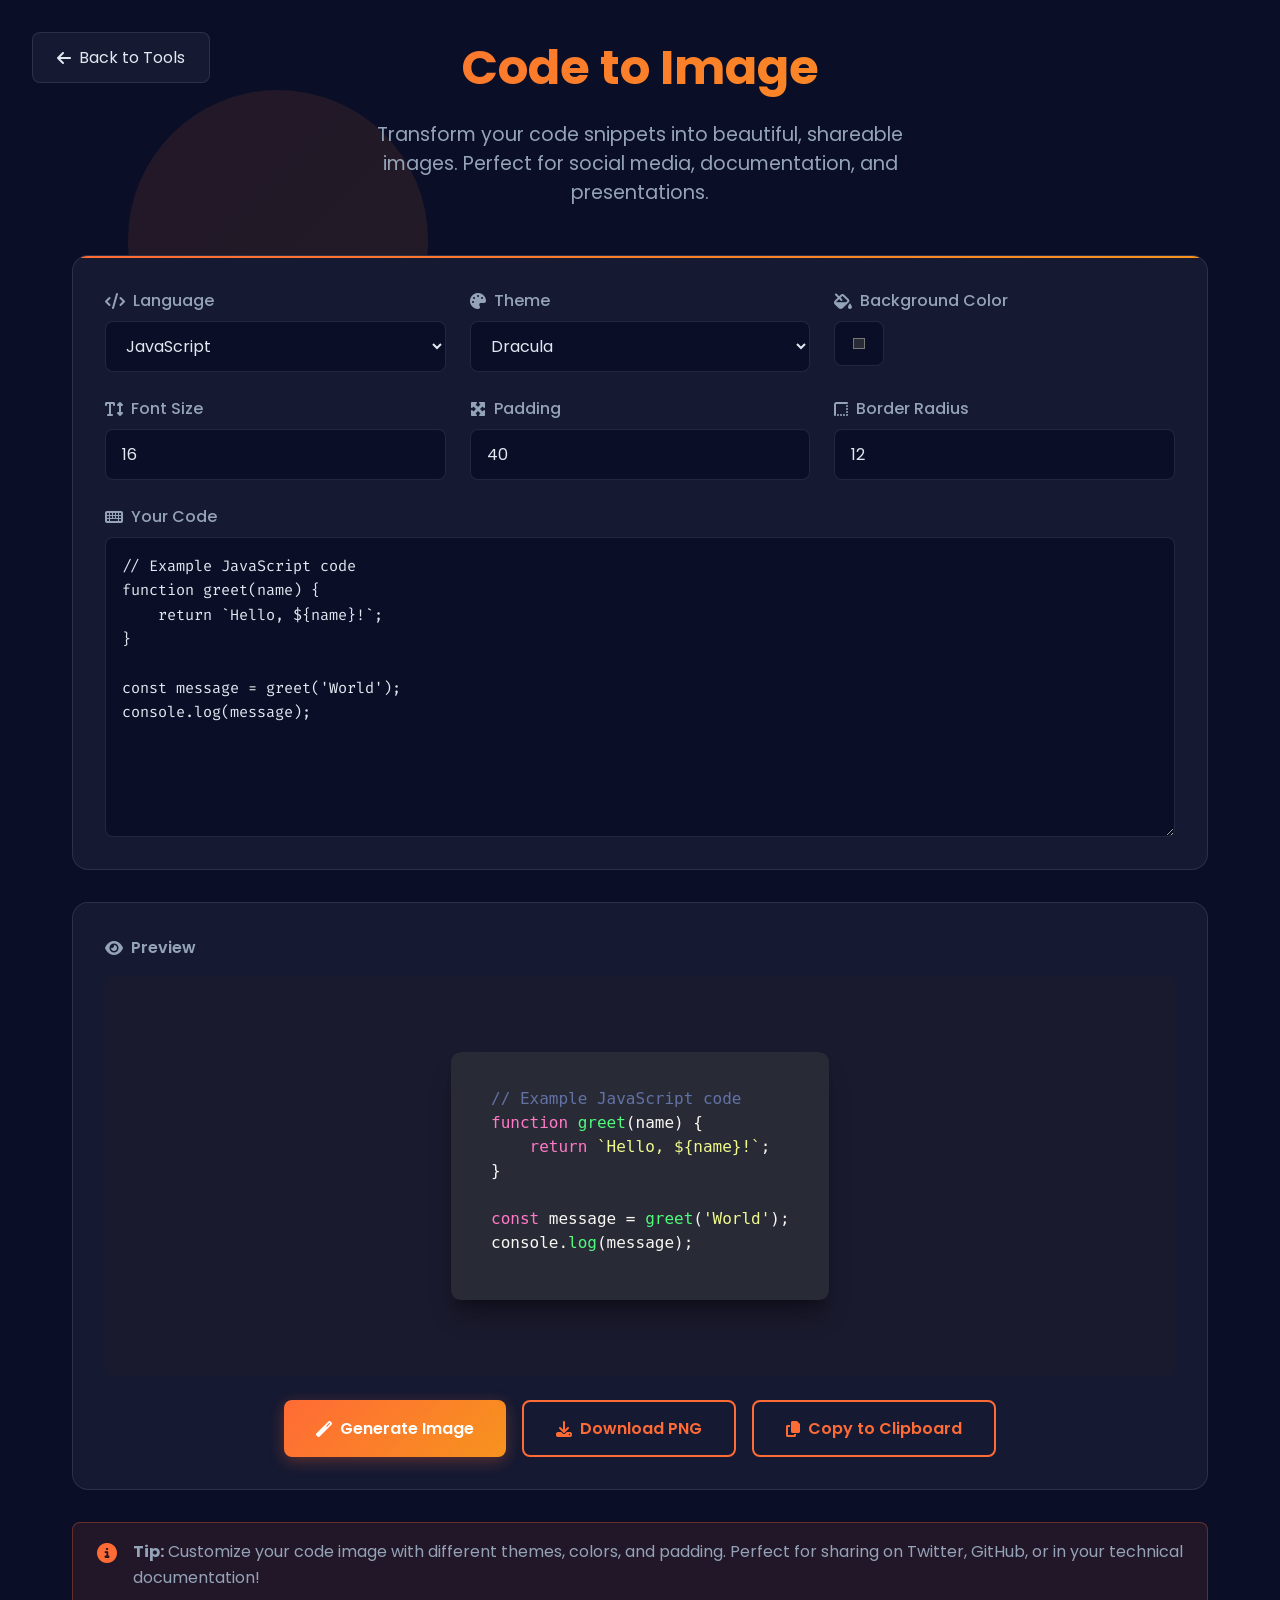
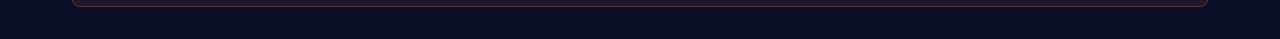
<file: tools/code-to-image/index.html>
<!DOCTYPE html>
<html lang="en">
<head>
    <meta charset="UTF-8">
    <meta name="viewport" content="width=device-width, initial-scale=1.0">
    <title>Code to Image - DevToolkit</title>
    <link href="https://cdnjs.cloudflare.com/ajax/libs/font-awesome/6.4.0/css/all.min.css" rel="stylesheet">
    <link href="https://fonts.googleapis.com/css2?family=Poppins:wght@300;400;500;600;700&display=swap" rel="stylesheet">
    <link href="https://fonts.googleapis.com/css2?family=Fira+Code:wght@400;500;600&display=swap" rel="stylesheet">
    <style>
        :root {
            --primary-color: #ff6b35;
            --secondary-color: #f7931e;
            --success-color: #10b981;
            --bg-primary: #0a0e27;
            --bg-secondary: #151932;
            --text-primary: #e2e8f0;
            --text-secondary: #94a3b8;
            --gradient-primary: linear-gradient(135deg, #ff6b35 0%, #f7931e 100%);
            --shadow-lg: 0 20px 25px -5px rgba(0, 0, 0, 0.3), 0 10px 10px -5px rgba(0, 0, 0, 0.2);
            --radius-sm: 0.375rem;
            --radius-md: 0.5rem;
            --radius-lg: 1rem;
            --font-primary: 'Poppins', sans-serif;
            --font-code: 'Fira Code', monospace;
        }

        * {
            margin: 0;
            padding: 0;
            box-sizing: border-box;
        }

        body {
            font-family: var(--font-primary);
            background: var(--bg-primary);
            color: var(--text-primary);
            min-height: 100vh;
            overflow-x: hidden;
        }

        
        .animated-bg {
            position: fixed;
            top: 0;
            left: 0;
            width: 100%;
            height: 100%;
            z-index: -1;
            background: var(--bg-primary);
            overflow: hidden;
        }

        .floating-shapes {
            position: absolute;
            width: 100%;
            height: 100%;
        }

        .shape {
            position: absolute;
            border-radius: 50%;
            opacity: 0.1;
            animation: float 20s infinite ease-in-out;
        }

        .shape-1 {
            width: 300px;
            height: 300px;
            background: var(--gradient-primary);
            top: 10%;
            left: 10%;
            animation-delay: 0s;
        }

        .shape-2 {
            width: 200px;
            height: 200px;
            background: var(--gradient-primary);
            top: 60%;
            right: 10%;
            animation-delay: 5s;
        }

        .shape-3 {
            width: 150px;
            height: 150px;
            background: var(--gradient-primary);
            bottom: 20%;
            left: 20%;
            animation-delay: 10s;
        }

        .shape-4 {
            width: 250px;
            height: 250px;
            background: var(--gradient-primary);
            top: 40%;
            right: 30%;
            animation-delay: 7s;
        }

        .shape-5 {
            width: 180px;
            height: 180px;
            background: var(--gradient-primary);
            bottom: 10%;
            right: 20%;
            animation-delay: 3s;
        }

        @keyframes float {
            0%, 100% {
                transform: translate(0, 0) rotate(0deg);
            }
            25% {
                transform: translate(30px, -30px) rotate(90deg);
            }
            50% {
                transform: translate(-20px, 20px) rotate(180deg);
            }
            75% {
                transform: translate(40px, 10px) rotate(270deg);
            }
        }

        .tool-container {
            max-width: 1200px;
            margin: 0 auto;
            padding: 2rem;
        }

        .tool-header {
            text-align: center;
            margin-bottom: 3rem;
        }

        .tool-title {
            font-size: clamp(2rem, 4vw, 3rem);
            font-weight: 700;
            background: var(--gradient-primary);
            -webkit-background-clip: text;
            -webkit-text-fill-color: transparent;
            background-clip: text;
            margin-bottom: 1rem;
        }

        .tool-subtitle {
            font-size: 1.2rem;
            color: var(--text-secondary);
            max-width: 600px;
            margin: 0 auto;
        }

        .back-button {
            position: fixed;
            top: 2rem;
            left: 2rem;
            z-index: 1000;
            display: flex;
            align-items: center;
            gap: 0.5rem;
            padding: 0.75rem 1.5rem;
            background: var(--bg-secondary);
            color: var(--text-primary);
            text-decoration: none;
            border-radius: var(--radius-md);
            border: 1px solid rgba(255, 255, 255, 0.1);
            transition: all 0.3s ease;
            backdrop-filter: blur(20px);
        }

        .back-button:hover {
            background: var(--primary-color);
            color: white;
            transform: translateY(-2px);
            box-shadow: var(--shadow-lg);
        }

        .input-section {
            background: var(--bg-secondary);
            border: 1px solid rgba(255, 255, 255, 0.1);
            border-radius: var(--radius-lg);
            padding: 2rem;
            margin-bottom: 2rem;
            position: relative;
            overflow: hidden;
        }

        .input-section::before {
            content: '';
            position: absolute;
            top: 0;
            left: 0;
            width: 100%;
            height: 2px;
            background: var(--gradient-primary);
        }

        .input-grid {
            display: grid;
            grid-template-columns: repeat(auto-fit, minmax(250px, 1fr));
            gap: 1.5rem;
            margin-bottom: 1.5rem;
        }

        .input-group {
            display: flex;
            flex-direction: column;
            gap: 0.5rem;
        }

        .label-text {
            color: var(--text-secondary);
            font-weight: 500;
            display: flex;
            align-items: center;
            gap: 0.5rem;
        }

        select, input[type="text"], input[type="number"], input[type="color"] {
            background: var(--bg-primary);
            border: 1px solid rgba(255, 255, 255, 0.1);
            border-radius: var(--radius-md);
            padding: 0.75rem 1rem;
            color: var(--text-primary);
            font-family: var(--font-primary);
            font-size: 1rem;
            transition: all 0.3s ease;
        }

        select:focus, input:focus {
            outline: none;
            border-color: var(--primary-color);
            box-shadow: 0 0 0 3px rgba(255, 107, 53, 0.1);
        }

        input[type="color"] {
            height: 45px;
            cursor: pointer;
        }

        textarea {
            background: var(--bg-primary);
            border: 1px solid rgba(255, 255, 255, 0.1);
            border-radius: var(--radius-md);
            padding: 1rem;
            color: var(--text-primary);
            font-family: var(--font-code);
            font-size: 0.95rem;
            min-height: 300px;
            resize: vertical;
            line-height: 1.6;
            transition: all 0.3s ease;
        }

        textarea:focus {
            outline: none;
            border-color: var(--primary-color);
            box-shadow: 0 0 0 3px rgba(255, 107, 53, 0.1);
        }

        .preview-section {
            background: var(--bg-secondary);
            border: 1px solid rgba(255, 255, 255, 0.1);
            border-radius: var(--radius-lg);
            padding: 2rem;
            margin-bottom: 2rem;
        }

        .preview-label {
            color: var(--text-secondary);
            font-weight: 600;
            margin-bottom: 1rem;
            display: flex;
            align-items: center;
            gap: 0.5rem;
        }

        .preview-container {
            background: #1a1a2e;
            border-radius: var(--radius-md);
            padding: 2rem;
            display: flex;
            justify-content: center;
            align-items: center;
            min-height: 400px;
            position: relative;
            overflow: hidden;
        }

        #code-canvas {
            border-radius: var(--radius-md);
            box-shadow: var(--shadow-lg);
            max-width: 100%;
            height: auto;
        }

        .action-buttons {
            display: flex;
            gap: 1rem;
            flex-wrap: wrap;
            justify-content: center;
            margin-top: 1.5rem;
        }

        .btn {
            display: flex;
            align-items: center;
            gap: 0.5rem;
            padding: 0.875rem 2rem;
            border-radius: var(--radius-md);
            font-weight: 600;
            cursor: pointer;
            transition: all 0.3s ease;
            border: none;
            font-family: var(--font-primary);
            font-size: 1rem;
        }

        .btn-primary {
            background: var(--gradient-primary);
            color: white;
            box-shadow: 0 4px 15px rgba(255, 107, 53, 0.3);
        }

        .btn-primary:hover {
            transform: translateY(-2px);
            box-shadow: 0 6px 20px rgba(255, 107, 53, 0.4);
        }

        .btn-secondary {
            background: transparent;
            color: var(--primary-color);
            border: 2px solid var(--primary-color);
        }

        .btn-secondary:hover {
            background: var(--gradient-primary);
            color: white;
            transform: translateY(-2px);
        }

        .info-section {
            margin-top: 2rem;
        }

        .info-card {
            background: rgba(255, 107, 53, 0.1);
            border: 1px solid rgba(255, 107, 53, 0.3);
            border-radius: var(--radius-md);
            padding: 1rem 1.5rem;
            display: flex;
            gap: 1rem;
            align-items: flex-start;
        }

        .info-card i {
            color: var(--primary-color);
            font-size: 1.25rem;
            margin-top: 0.25rem;
        }

        .info-card p {
            color: var(--text-secondary);
            margin: 0;
            line-height: 1.6;
        }

        @media (max-width: 768px) {
            .tool-container {
                padding: 1rem;
            }

            .input-section, .preview-section {
                padding: 1.5rem;
            }

            .input-grid {
                grid-template-columns: 1fr;
            }

            .action-buttons {
                flex-direction: column;
            }

            .btn {
                width: 100%;
                justify-content: center;
            }
        }
    </style>
</head>
<body>
   
    <div class="animated-bg">
        <div class="floating-shapes">
            <div class="shape shape-1"></div>
            <div class="shape shape-2"></div>
            <div class="shape shape-3"></div>
            <div class="shape shape-4"></div>
            <div class="shape shape-5"></div>
        </div>
    </div>

   
    <a href="#" class="back-button">
        <i class="fas fa-arrow-left"></i>
        Back to Tools
    </a>

    <div class="tool-container">
      
        <div class="tool-header">
            <h1 class="tool-title">Code to Image</h1>
            <p class="tool-subtitle">
                Transform your code snippets into beautiful, shareable images. Perfect for social media, documentation, and presentations.
            </p>
        </div>

     
        <div class="input-section">
            <div class="input-grid">
                <div class="input-group">
                    <label class="label-text">
                        <i class="fas fa-code"></i>
                        Language
                    </label>
                    <select id="language">
                        <option value="javascript">JavaScript</option>
                        <option value="python">Python</option>
                        <option value="java">Java</option>
                        <option value="cpp">C++</option>
                        <option value="html">HTML</option>
                        <option value="css">CSS</option>
                        <option value="typescript">TypeScript</option>
                        <option value="php">PHP</option>
                        <option value="ruby">Ruby</option>
                        <option value="go">Go</option>
                    </select>
                </div>

                <div class="input-group">
                    <label class="label-text">
                        <i class="fas fa-palette"></i>
                        Theme
                    </label>
                    <select id="theme">
                        <option value="dracula">Dracula</option>
                        <option value="monokai">Monokai</option>
                        <option value="nord">Nord</option>
                        <option value="github">GitHub Light</option>
                        <option value="vscode">VS Code Dark</option>
                    </select>
                </div>

                <div class="input-group">
                    <label class="label-text">
                        <i class="fas fa-fill-drip"></i>
                        Background Color
                    </label>
                    <input type="color" id="bgColor" value="#282a36">
                </div>

                <div class="input-group">
                    <label class="label-text">
                        <i class="fas fa-text-height"></i>
                        Font Size
                    </label>
                    <input type="number" id="fontSize" value="16" min="10" max="32">
                </div>

                <div class="input-group">
                    <label class="label-text">
                        <i class="fas fa-expand-arrows-alt"></i>
                        Padding
                    </label>
                    <input type="number" id="padding" value="40" min="10" max="100">
                </div>

                <div class="input-group">
                    <label class="label-text">
                        <i class="fas fa-border-style"></i>
                        Border Radius
                    </label>
                    <input type="number" id="borderRadius" value="12" min="0" max="50">
                </div>
            </div>

            <div class="input-group">
                <label class="label-text">
                    <i class="fas fa-keyboard"></i>
                    Your Code
                </label>
                <textarea id="codeInput" placeholder="Paste your code here...">// Example JavaScript code
function greet(name) {
    return `Hello, ${name}!`;
}

const message = greet('World');
console.log(message);</textarea>
            </div>
        </div>

        
        <div class="preview-section">
            <div class="preview-label">
                <i class="fas fa-eye"></i>
                Preview
            </div>
            <div class="preview-container">
                <canvas id="code-canvas"></canvas>
            </div>
            <div class="action-buttons">
                <button class="btn btn-primary" id="generateBtn">
                    <i class="fas fa-magic"></i>
                    Generate Image
                </button>
                <button class="btn btn-secondary" id="downloadBtn">
                    <i class="fas fa-download"></i>
                    Download PNG
                </button>
                <button class="btn btn-secondary" id="copyBtn">
                    <i class="fas fa-copy"></i>
                    Copy to Clipboard
                </button>
            </div>
        </div>

        
        <div class="info-section">
            <div class="info-card">
                <i class="fas fa-info-circle"></i>
                <p>
                    <strong>Tip:</strong> Customize your code image with different themes, colors, and padding. 
                    Perfect for sharing on Twitter, GitHub, or in your technical documentation!
                </p>
            </div>
        </div>
    </div>

    <script>
        
        const themes = {
            dracula: {
                bg: '#282a36',
                text: '#f8f8f2',
                keyword: '#ff79c6',
                string: '#f1fa8c',
                comment: '#6272a4',
                function: '#50fa7b',
                number: '#bd93f9'
            },
            monokai: {
                bg: '#272822',
                text: '#f8f8f2',
                keyword: '#f92672',
                string: '#e6db74',
                comment: '#75715e',
                function: '#a6e22e',
                number: '#ae81ff'
            },
            nord: {
                bg: '#2e3440',
                text: '#d8dee9',
                keyword: '#81a1c1',
                string: '#a3be8c',
                comment: '#616e88',
                function: '#88c0d0',
                number: '#b48ead'
            },
            github: {
                bg: '#ffffff',
                text: '#24292e',
                keyword: '#d73a49',
                string: '#032f62',
                comment: '#6a737d',
                function: '#6f42c1',
                number: '#005cc5'
            },
            vscode: {
                bg: '#1e1e1e',
                text: '#d4d4d4',
                keyword: '#569cd6',
                string: '#ce9178',
                comment: '#6a9955',
                function: '#dcdcaa',
                number: '#b5cea8'
            }
        };

        const canvas = document.getElementById('code-canvas');
        const ctx = canvas.getContext('2d');

        function generateImage() {
            const code = document.getElementById('codeInput').value;
            const theme = themes[document.getElementById('theme').value];
            const bgColor = document.getElementById('bgColor').value;
            const fontSize = parseInt(document.getElementById('fontSize').value);
            const padding = parseInt(document.getElementById('padding').value);
            const borderRadius = parseInt(document.getElementById('borderRadius').value);

           
            ctx.font = `${fontSize}px 'Fira Code', monospace`;
            const lines = code.split('\n');
            const lineHeight = fontSize * 1.5;
            
         
            let maxWidth = 0;
            lines.forEach(line => {
                const width = ctx.measureText(line).width;
                if (width > maxWidth) maxWidth = width;
            });

            canvas.width = maxWidth + (padding * 2);
            canvas.height = (lines.length * lineHeight) + (padding * 2);

            
            ctx.fillStyle = bgColor;
            roundRect(ctx, 0, 0, canvas.width, canvas.height, borderRadius);
            ctx.fill();

            
            ctx.font = `${fontSize}px 'Fira Code', monospace`;
            ctx.textBaseline = 'top';

            lines.forEach((line, index) => {
                const y = padding + (index * lineHeight);
                highlightSyntax(line, padding, y, theme);
            });
        }

        function roundRect(ctx, x, y, width, height, radius) {
            ctx.beginPath();
            ctx.moveTo(x + radius, y);
            ctx.lineTo(x + width - radius, y);
            ctx.quadraticCurveTo(x + width, y, x + width, y + radius);
            ctx.lineTo(x + width, y + height - radius);
            ctx.quadraticCurveTo(x + width, y + height, x + width - radius, y + height);
            ctx.lineTo(x + radius, y + height);
            ctx.quadraticCurveTo(x, y + height, x, y + height - radius);
            ctx.lineTo(x, y + radius);
            ctx.quadraticCurveTo(x, y, x + radius, y);
            ctx.closePath();
        }

        function highlightSyntax(line, x, y, theme) {
            
            const keywords = /\b(function|const|let|var|return|if|else|for|while|class|import|export|from|async|await|try|catch|def|print)\b/g;
            const strings = /(["'`])(?:(?=(\\?))\2.)*?\1/g;
            const comments = /(\/\/.*$|\/\*[\s\S]*?\*\/|#.*$)/g;
            const numbers = /\b\d+\.?\d*\b/g;
            const functions = /\b([a-zA-Z_]\w*)\s*\(/g;

            let lastIndex = 0;
            const tokens = [];

            
            let match;
            
           
            while ((match = comments.exec(line)) !== null) {
                tokens.push({ start: match.index, end: match.index + match[0].length, type: 'comment', text: match[0] });
            }

         
            while ((match = strings.exec(line)) !== null) {
                tokens.push({ start: match.index, end: match.index + match[0].length, type: 'string', text: match[0] });
            }

          // Keywords
            while ((match = keywords.exec(line)) !== null) {
                tokens.push({ start: match.index, end: match.index + match[0].length, type: 'keyword', text: match[0] });
            }

         
            while ((match = numbers.exec(line)) !== null) {
                tokens.push({ start: match.index, end: match.index + match[0].length, type: 'number', text: match[0] });
            }

        
            while ((match = functions.exec(line)) !== null) {
                tokens.push({ start: match.index, end: match.index + match[1].length, type: 'function', text: match[1] });
            }

            
            tokens.sort((a, b) => a.start - b.start);

           
            let currentX = x;
            lastIndex = 0;

            tokens.forEach(token => {
                
                if (token.start > lastIndex) {
                    const beforeText = line.substring(lastIndex, token.start);
                    ctx.fillStyle = theme.text;
                    ctx.fillText(beforeText, currentX, y);
                    currentX += ctx.measureText(beforeText).width;
                }

               
                ctx.fillStyle = theme[token.type] || theme.text;
                ctx.fillText(token.text, currentX, y);
                currentX += ctx.measureText(token.text).width;

                lastIndex = token.end;
            });

           
            if (lastIndex < line.length) {
                const remainingText = line.substring(lastIndex);
                ctx.fillStyle = theme.text;
                ctx.fillText(remainingText, currentX, y);
            }
        }

       
        document.getElementById('generateBtn').addEventListener('click', generateImage);

        document.getElementById('downloadBtn').addEventListener('click', () => {
            const link = document.createElement('a');
            link.download = 'code-snippet.png';
            link.href = canvas.toDataURL();
            link.click();
        });

        document.getElementById('copyBtn').addEventListener('click', async () => {
            try {
                canvas.toBlob(async (blob) => {
                    await navigator.clipboard.write([
                        new ClipboardItem({ 'image/png': blob })
                    ]);
                    
                    const btn = document.getElementById('copyBtn');
                    const originalText = btn.innerHTML;
                    btn.innerHTML = '<i class="fas fa-check"></i> Copied!';
                    btn.style.background = 'var(--success-color)';
                    btn.style.borderColor = 'var(--success-color)';
                    
                    setTimeout(() => {
                        btn.innerHTML = originalText;
                        btn.style.background = '';
                        btn.style.borderColor = '';
                    }, 2000);
                });
            } catch (err) {
                alert('Failed to copy image to clipboard. Please use the download button instead.');
            }
        });

      
        document.getElementById('codeInput').addEventListener('input', generateImage);
        document.getElementById('language').addEventListener('change', generateImage);
        document.getElementById('theme').addEventListener('change', generateImage);
        document.getElementById('bgColor').addEventListener('change', generateImage);
        document.getElementById('fontSize').addEventListener('change', generateImage);
        document.getElementById('padding').addEventListener('change', generateImage);
        document.getElementById('borderRadius').addEventListener('change', generateImage);

      
        generateImage();
    </script>
</body>
</html>
</file>
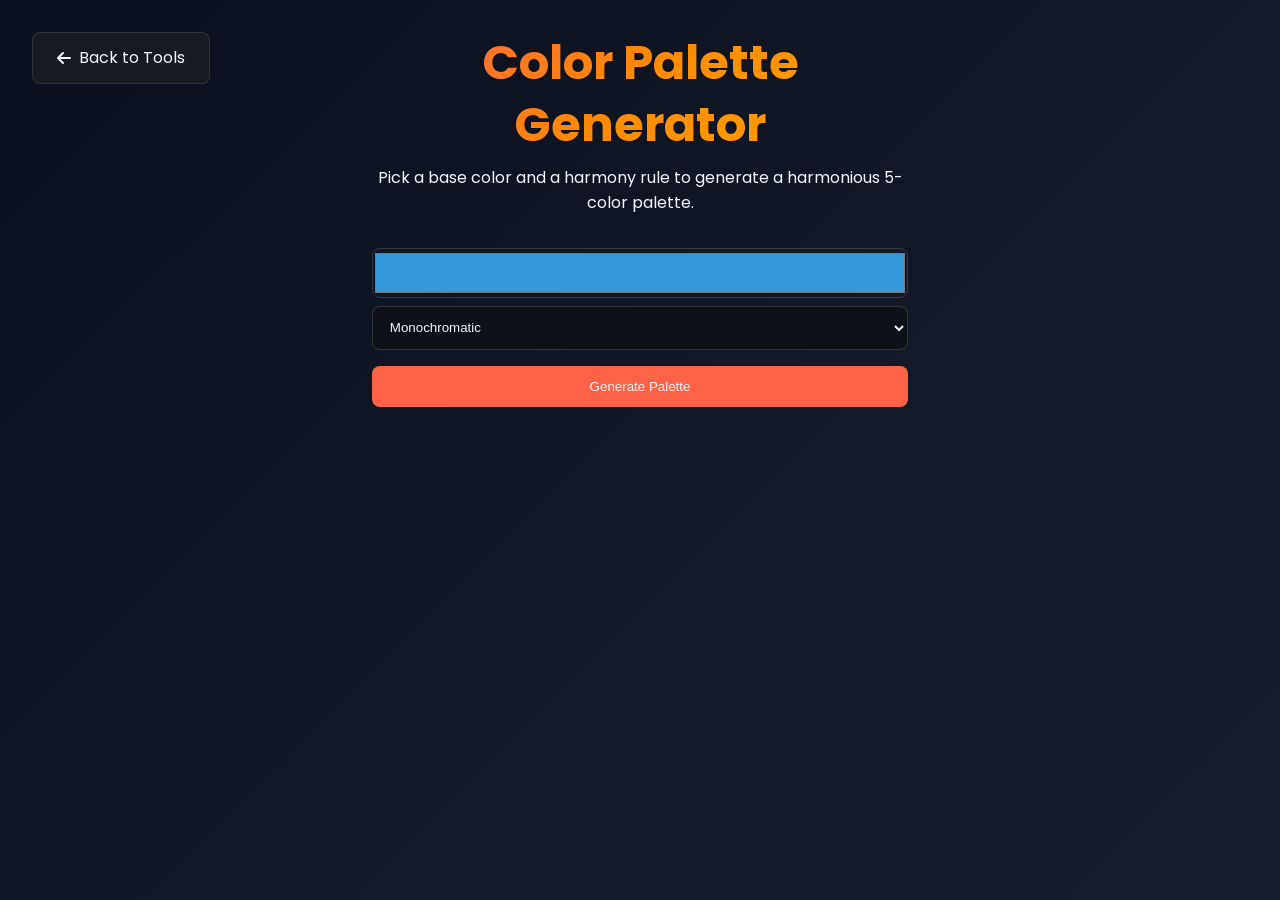
<file: tools/color-palette-generator/index.html>
<!DOCTYPE html>
<html lang="en">
  <head>
    <meta charset="UTF-8" />
    <meta name="viewport" content="width=device-width,initial-scale=1" />
    <title>Color Palette Generator - DevToolkit</title>
    <link rel="stylesheet" href="../../style.css" />
    <link
      href="https://cdnjs.cloudflare.com/ajax/libs/font-awesome/6.4.0/css/all.min.css"
      rel="stylesheet"
    />
    <link
      href="https://fonts.googleapis.com/css2?family=Poppins:wght@300;400;500;600;700&display=swap"
      rel="stylesheet"
    />
    <style>
      body {
        font-family: "Poppins", sans-serif;
        background: linear-gradient(135deg, #0a0f1e 0%, #1a1f2e 100%);
        color: var(--text-primary);
        min-height: 100vh;
        margin: 0;
        padding: 0;
      }
      .tool-container {
        max-width: 600px;
        margin: 0 auto;
        padding: 2rem;
      }
      .tool-header {
        text-align: center;
        margin-bottom: 2rem;
      }
      .tool-title {
        font-size: clamp(2rem, 4vw, 3rem);
        font-weight: 700;
        background: var(--gradient-primary);
        -webkit-background-clip: text;
        -webkit-text-fill-color: transparent;
        margin-bottom: 0.5rem;
      }
      input,
      select,
      button {
        width: 100%;
        padding: 0.8rem;
        border-radius: 8px;
        border: 1px solid rgba(255, 255, 255, 0.15);
        margin-bottom: 1rem;
        background: var(--bg-primary);
        color: var(--text-primary);
      }
      button {
        background: var(--primary-color);
        border: none;
        cursor: pointer;
      }
      .palette {
        display: flex;
        gap: 0.5rem;
        margin-top: 1rem;
      }
      .color-box {
        flex: 1;
        height: 50px;
        border-radius: 6px;
        cursor: pointer;
        position: relative;
        display: flex;
        align-items: center;
        justify-content: center;
        color: #fff;
        font-weight: 600;
        font-size: 0.8rem;
      }
      .color-box:hover::after {
        content: "Click to copy";
        position: absolute;
        bottom: -20px;
        font-size: 10px;
        color: #fff;
      }
      .back-button {
        position: fixed;
        top: 2rem;
        left: 2rem;
        z-index: 1000;
        display: flex;
        align-items: center;
        gap: 0.5rem;
        padding: 0.75rem 1.5rem;
        background: var(--bg-secondary);
        color: var(--text-primary);
        text-decoration: none;
        border-radius: 8px;
        border: 1px solid rgba(255, 255, 255, 0.1);
        backdrop-filter: blur(20px);
      }
      .back-button:hover {
        background: var(--primary-color);
        color: white;
        transform: translateY(-2px);
      }
      .color-picker-wrapper {
        display: inline-block;
        width: 100%;
        height: 50px;
        border-radius: 8px;
        border: 1px solid rgba(255, 255, 255, 0.15);
        overflow: hidden;
      }

      .color-picker-wrapper input[type="color"] {
        width: 100%;
        height: 100%;
        border: none;
        padding: 0;
        cursor: pointer;
        background: none;
      }
    </style>
  </head>
  <body>
    <a href="../../index.html" class="back-button"
      ><i class="fas fa-arrow-left"></i> Back to Tools</a
    >

    <div class="tool-container">
      <div class="tool-header">
        <h1 class="tool-title">Color Palette Generator</h1>
        <p>
          Pick a base color and a harmony rule to generate a harmonious 5-color
          palette.
        </p>
      </div>

      <div class="color-picker-wrapper">
        <input type="color" id="base-color" value="#3498db" />
      </div>

      <select id="harmony-rule">
        <option value="monochromatic">Monochromatic</option>
        <option value="analogous">Analogous</option>
        <option value="complementary">Complementary</option>
        <option value="triadic">Triadic</option>
        <option value="tetradic">Tetradic</option>
      </select>
      <button id="generate-btn">Generate Palette</button>

      <div id="palette" class="palette"></div>
    </div>

    <script src="script.js"></script>
  </body>
</html>
</file>
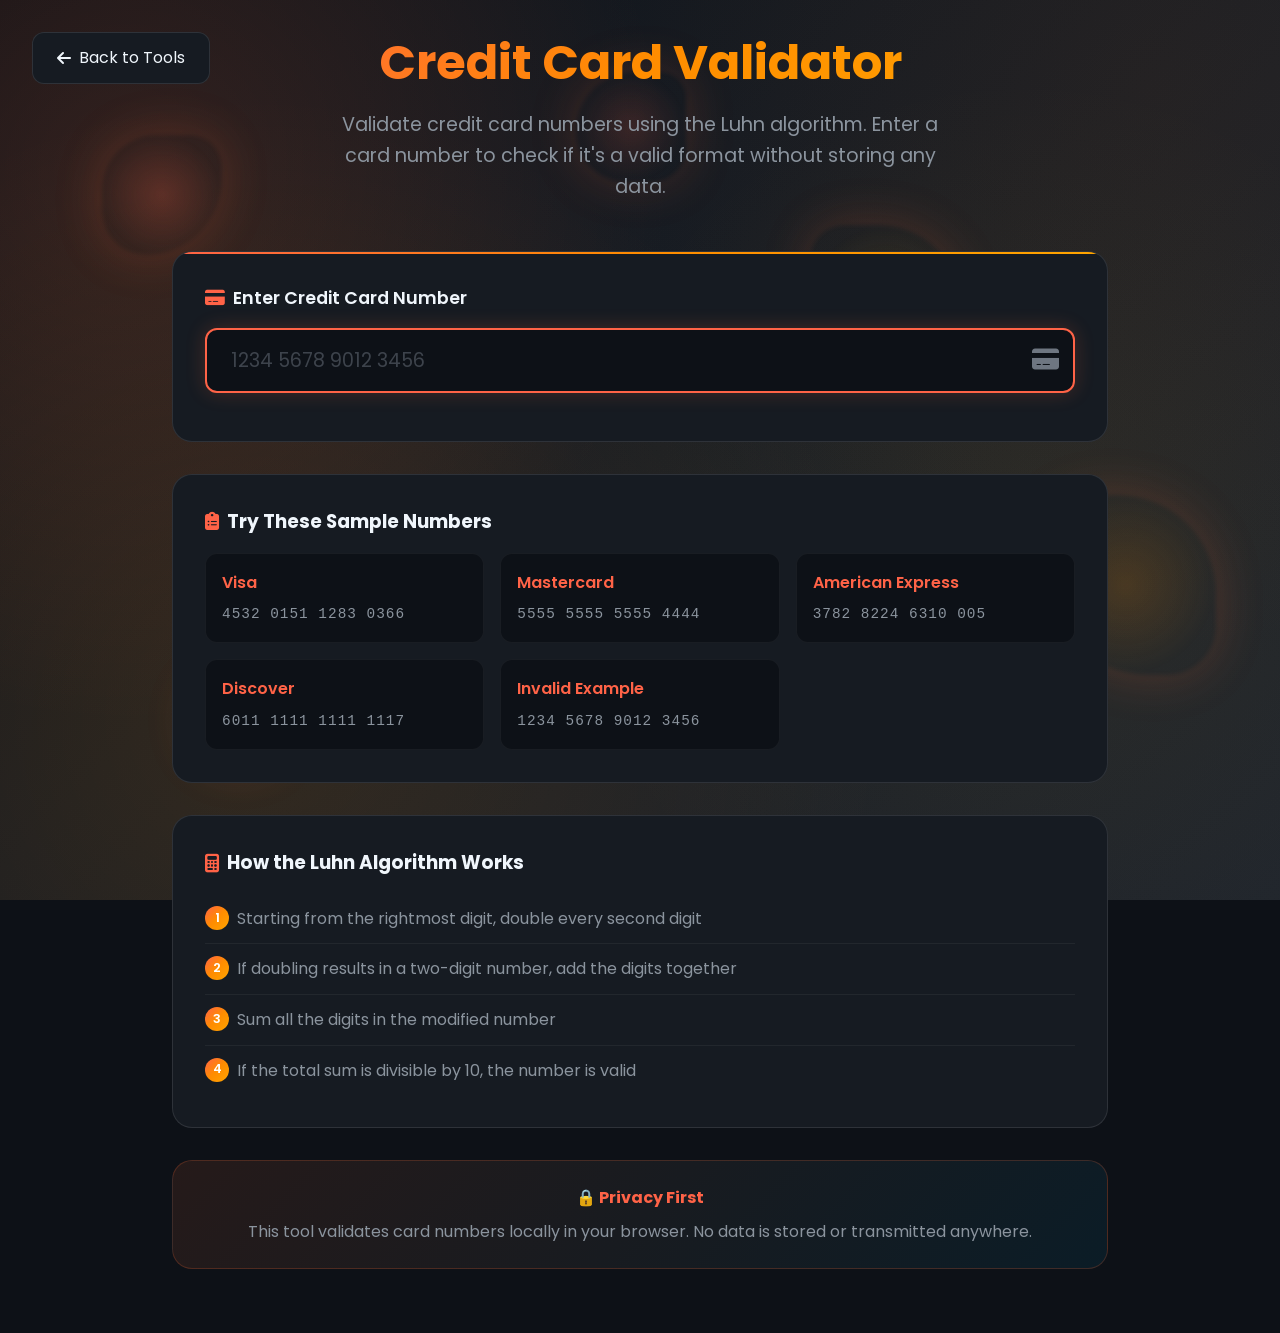
<file: tools/credit-card-validator/index.html>
<!DOCTYPE html>
<html lang="en">
<head>
    <meta charset="UTF-8">
    <meta name="viewport" content="width=device-width, initial-scale=1.0">
    <title>Credit Card Validator - DevToolkit</title>
    <link rel="stylesheet" href="../../style.css">
    <link href="https://cdnjs.cloudflare.com/ajax/libs/font-awesome/6.4.0/css/all.min.css" rel="stylesheet">
    <link href="https://fonts.googleapis.com/css2?family=Poppins:wght@300;400;500;600;700&display=swap" rel="stylesheet">
    <style>
        /* Tool-specific styles */
        .tool-container {
            max-width: 1000px;
            margin: 0 auto;
            padding: 2rem;
        }

        .tool-header {
            text-align: center;
            margin-bottom: 3rem;
        }

        .tool-title {
            font-size: clamp(2rem, 4vw, 3rem);
            font-weight: 700;
            background: var(--gradient-primary);
            -webkit-background-clip: text;
            -webkit-text-fill-color: transparent;
            background-clip: text;
            margin-bottom: 1rem;
        }

        .tool-subtitle {
            font-size: 1.2rem;
            color: var(--text-secondary);
            max-width: 600px;
            margin: 0 auto;
        }

        .input-section {
            background: var(--bg-secondary);
            border: 1px solid rgba(255, 255, 255, 0.1);
            border-radius: var(--radius-lg);
            padding: 2rem;
            margin-bottom: 2rem;
            position: relative;
            overflow: hidden;
        }

        .input-section::before {
            content: '';
            position: absolute;
            top: 0;
            left: 0;
            width: 100%;
            height: 2px;
            background: var(--gradient-primary);
        }

        .input-label {
            display: flex;
            align-items: center;
            gap: 0.5rem;
            font-size: 1.1rem;
            font-weight: 600;
            color: var(--text-primary);
            margin-bottom: 1rem;
        }

        .input-label i {
            color: var(--primary-color);
        }

        .card-input-container {
            position: relative;
            margin-bottom: 1rem;
        }

        #card-number {
            width: 100%;
            padding: 1rem 1.5rem;
            background: var(--bg-primary);
            border: 2px solid rgba(255, 255, 255, 0.1);
            border-radius: var(--radius-md);
            font-family: var(--font-primary);
            font-size: 1.2rem;
            color: var(--text-primary);
            transition: all 0.3s ease;
            letter-spacing: 2px;
        }

        #card-number:focus {
            outline: none;
            border-color: var(--primary-color);
            box-shadow: 0 0 20px rgba(255, 107, 53, 0.2);
        }

        #card-number::placeholder {
            color: var(--text-muted);
            letter-spacing: normal;
        }

        .card-icon {
            position: absolute;
            right: 1rem;
            top: 50%;
            transform: translateY(-50%);
            font-size: 1.5rem;
            color: var(--text-muted);
            transition: all 0.3s ease;
        }

        .card-input-container.valid .card-icon {
            color: var(--success-color);
        }

        .card-input-container.invalid .card-icon {
            color: var(--error-color);
        }

        .validation-result {
            background: var(--bg-secondary);
            border: 1px solid rgba(255, 255, 255, 0.1);
            border-radius: var(--radius-lg);
            padding: 2rem;
            margin-bottom: 2rem;
            text-align: center;
            transition: all 0.3s ease;
        }

        .validation-result.valid {
            border-color: var(--success-color);
            background: linear-gradient(135deg, rgba(126, 211, 33, 0.1), rgba(126, 211, 33, 0.05));
        }

        .validation-result.invalid {
            border-color: var(--error-color);
            background: linear-gradient(135deg, rgba(208, 2, 27, 0.1), rgba(208, 2, 27, 0.05));
        }

        .result-icon {
            font-size: 3rem;
            margin-bottom: 1rem;
            transition: all 0.3s ease;
        }

        .result-icon.valid {
            color: var(--success-color);
            animation: pulse 2s infinite;
        }

        .result-icon.invalid {
            color: var(--error-color);
        }

        .result-title {
            font-size: 1.5rem;
            font-weight: 600;
            margin-bottom: 0.5rem;
            transition: all 0.3s ease;
        }

        .result-title.valid {
            color: var(--success-color);
        }

        .result-title.invalid {
            color: var(--error-color);
        }

        .result-description {
            color: var(--text-secondary);
            margin-bottom: 1rem;
        }

        .card-info {
            display: grid;
            grid-template-columns: repeat(auto-fit, minmax(200px, 1fr));
            gap: 1rem;
            margin-top: 1rem;
        }

        .info-item {
            background: var(--bg-primary);
            padding: 1rem;
            border-radius: var(--radius-md);
            border: 1px solid rgba(255, 255, 255, 0.05);
        }

        .info-label {
            font-size: 0.8rem;
            color: var(--text-muted);
            text-transform: uppercase;
            letter-spacing: 0.5px;
            margin-bottom: 0.5rem;
        }

        .info-value {
            font-size: 1rem;
            color: var(--text-primary);
            font-weight: 600;
        }

        .algorithm-explanation {
            background: var(--bg-secondary);
            border: 1px solid rgba(255, 255, 255, 0.1);
            border-radius: var(--radius-lg);
            padding: 2rem;
            margin-bottom: 2rem;
        }

        .algorithm-explanation h3 {
            color: var(--text-primary);
            margin-bottom: 1rem;
            display: flex;
            align-items: center;
            gap: 0.5rem;
        }

        .algorithm-explanation h3 i {
            color: var(--primary-color);
        }

        .algorithm-steps {
            list-style: none;
            padding: 0;
        }

        .algorithm-steps li {
            padding: 0.75rem 0;
            border-bottom: 1px solid rgba(255, 255, 255, 0.05);
            color: var(--text-secondary);
            position: relative;
            padding-left: 2rem;
        }

        .algorithm-steps li:last-child {
            border-bottom: none;
        }

        .algorithm-steps li::before {
            content: counter(step-counter);
            counter-increment: step-counter;
            position: absolute;
            left: 0;
            top: 0.75rem;
            width: 1.5rem;
            height: 1.5rem;
            background: var(--gradient-primary);
            color: white;
            border-radius: 50%;
            display: flex;
            align-items: center;
            justify-content: center;
            font-size: 0.8rem;
            font-weight: 600;
        }

        .algorithm-steps {
            counter-reset: step-counter;
        }

        .sample-cards {
            background: var(--bg-secondary);
            border: 1px solid rgba(255, 255, 255, 0.1);
            border-radius: var(--radius-lg);
            padding: 2rem;
            margin-bottom: 2rem;
        }

        .sample-cards h3 {
            color: var(--text-primary);
            margin-bottom: 1rem;
            display: flex;
            align-items: center;
            gap: 0.5rem;
        }

        .sample-cards h3 i {
            color: var(--primary-color);
        }

        .sample-cards-grid {
            display: grid;
            grid-template-columns: repeat(auto-fit, minmax(250px, 1fr));
            gap: 1rem;
        }

        .sample-card {
            background: var(--bg-primary);
            border: 1px solid rgba(255, 255, 255, 0.05);
            border-radius: var(--radius-md);
            padding: 1rem;
            cursor: pointer;
            transition: all 0.3s ease;
        }

        .sample-card:hover {
            border-color: var(--primary-color);
            transform: translateY(-2px);
        }

        .sample-card-type {
            font-weight: 600;
            color: var(--primary-color);
            margin-bottom: 0.5rem;
        }

        .sample-card-number {
            font-family: monospace;
            color: var(--text-secondary);
            font-size: 0.9rem;
            letter-spacing: 1px;
        }

        .back-button {
            position: fixed;
            top: 2rem;
            left: 2rem;
            z-index: 1000;
            display: flex;
            align-items: center;
            gap: 0.5rem;
            padding: 0.75rem 1.5rem;
            background: var(--bg-secondary);
            color: var(--text-primary);
            text-decoration: none;
            border-radius: var(--radius-md);
            border: 1px solid rgba(255, 255, 255, 0.1);
            transition: all 0.3s ease;
            backdrop-filter: blur(20px);
        }

        .back-button:hover {
            background: var(--primary-color);
            color: white;
            transform: translateY(-2px);
            box-shadow: var(--shadow-lg);
        }

        .feature-highlight {
            background: linear-gradient(135deg, rgba(255, 107, 53, 0.1), rgba(0, 129, 180, 0.1));
            border: 1px solid rgba(255, 107, 53, 0.2);
            border-radius: var(--radius-lg);
            padding: 1.5rem;
            margin: 2rem 0;
            text-align: center;
        }

        .feature-highlight h4 {
            color: var(--primary-color);
            margin-bottom: 0.5rem;
        }

        .feature-highlight p {
            color: var(--text-secondary);
            margin: 0;
        }

        @keyframes pulse {
            0%, 100% {
                transform: scale(1);
            }
            50% {
                transform: scale(1.1);
            }
        }

        @media (max-width: 768px) {
            .tool-container {
                padding: 1rem;
            }

            .back-button {
                top: 1rem;
                left: 1rem;
                padding: 0.5rem 1rem;
            }

            .card-info {
                grid-template-columns: 1fr;
            }

            .sample-cards-grid {
                grid-template-columns: 1fr;
            }
        }

        @media (max-width: 480px) {
            #card-number {
                font-size: 1rem;
                letter-spacing: 1px;
            }
        }
    </style>
</head>
<body>
    <!-- Animated Background -->
    <div class="animated-bg">
        <div class="floating-shapes">
            <div class="shape shape-1"></div>
            <div class="shape shape-2"></div>
            <div class="shape shape-3"></div>
            <div class="shape shape-4"></div>
            <div class="shape shape-5"></div>
        </div>
    </div>

    <!-- Back Button -->
    <a href="../../index.html" class="back-button">
        <i class="fas fa-arrow-left"></i>
        Back to Tools
    </a>

    <div class="tool-container">
        <!-- Header -->
        <div class="tool-header">
            <h1 class="tool-title">Credit Card Validator</h1>
            <p class="tool-subtitle">
                Validate credit card numbers using the Luhn algorithm. Enter a card number to check if it's a valid format without storing any data.
            </p>
        </div>

        <!-- Input Section -->
        <div class="input-section">
            <div class="input-label">
                <i class="fas fa-credit-card"></i>
                Enter Credit Card Number
            </div>
            <div class="card-input-container" id="card-input-container">
                <input type="text" id="card-number" placeholder="1234 5678 9012 3456" maxlength="19">
                <div class="card-icon" id="card-icon">
                    <i class="fas fa-credit-card"></i>
                </div>
            </div>
        </div>

        <!-- Validation Result -->
        <div class="validation-result" id="validation-result" style="display: none;">
            <div class="result-icon" id="result-icon">
                <i class="fas fa-check-circle"></i>
            </div>
            <div class="result-title" id="result-title">Valid Card Number</div>
            <div class="result-description" id="result-description">
                This credit card number passes the Luhn algorithm validation.
            </div>
            <div class="card-info" id="card-info">
                <!-- Dynamic card info will be inserted here -->
            </div>
        </div>

        <!-- Sample Cards -->
        <div class="sample-cards">
            <h3>
                <i class="fas fa-clipboard-list"></i>
                Try These Sample Numbers
            </h3>
            <div class="sample-cards-grid">
                <div class="sample-card" data-card="4532015112830366">
                    <div class="sample-card-type">Visa</div>
                    <div class="sample-card-number">4532 0151 1283 0366</div>
                </div>
                <div class="sample-card" data-card="5555555555554444">
                    <div class="sample-card-type">Mastercard</div>
                    <div class="sample-card-number">5555 5555 5555 4444</div>
                </div>
                <div class="sample-card" data-card="378282246310005">
                    <div class="sample-card-type">American Express</div>
                    <div class="sample-card-number">3782 8224 6310 005</div>
                </div>
                <div class="sample-card" data-card="6011111111111117">
                    <div class="sample-card-type">Discover</div>
                    <div class="sample-card-number">6011 1111 1111 1117</div>
                </div>
                <div class="sample-card" data-card="1234567890123456">
                    <div class="sample-card-type">Invalid Example</div>
                    <div class="sample-card-number">1234 5678 9012 3456</div>
                </div>
            </div>
        </div>

        <!-- Algorithm Explanation -->
        <div class="algorithm-explanation">
            <h3>
                <i class="fas fa-calculator"></i>
                How the Luhn Algorithm Works
            </h3>
            <ol class="algorithm-steps">
                <li>Starting from the rightmost digit, double every second digit</li>
                <li>If doubling results in a two-digit number, add the digits together</li>
                <li>Sum all the digits in the modified number</li>
                <li>If the total sum is divisible by 10, the number is valid</li>
            </ol>
        </div>

        <!-- Feature Highlight -->
        <div class="feature-highlight">
            <h4>🔒 Privacy First</h4>
            <p>This tool validates card numbers locally in your browser. No data is stored or transmitted anywhere.</p>
        </div>
    </div>

    <script src="script.js"></script>
</body>
</html>
</file>
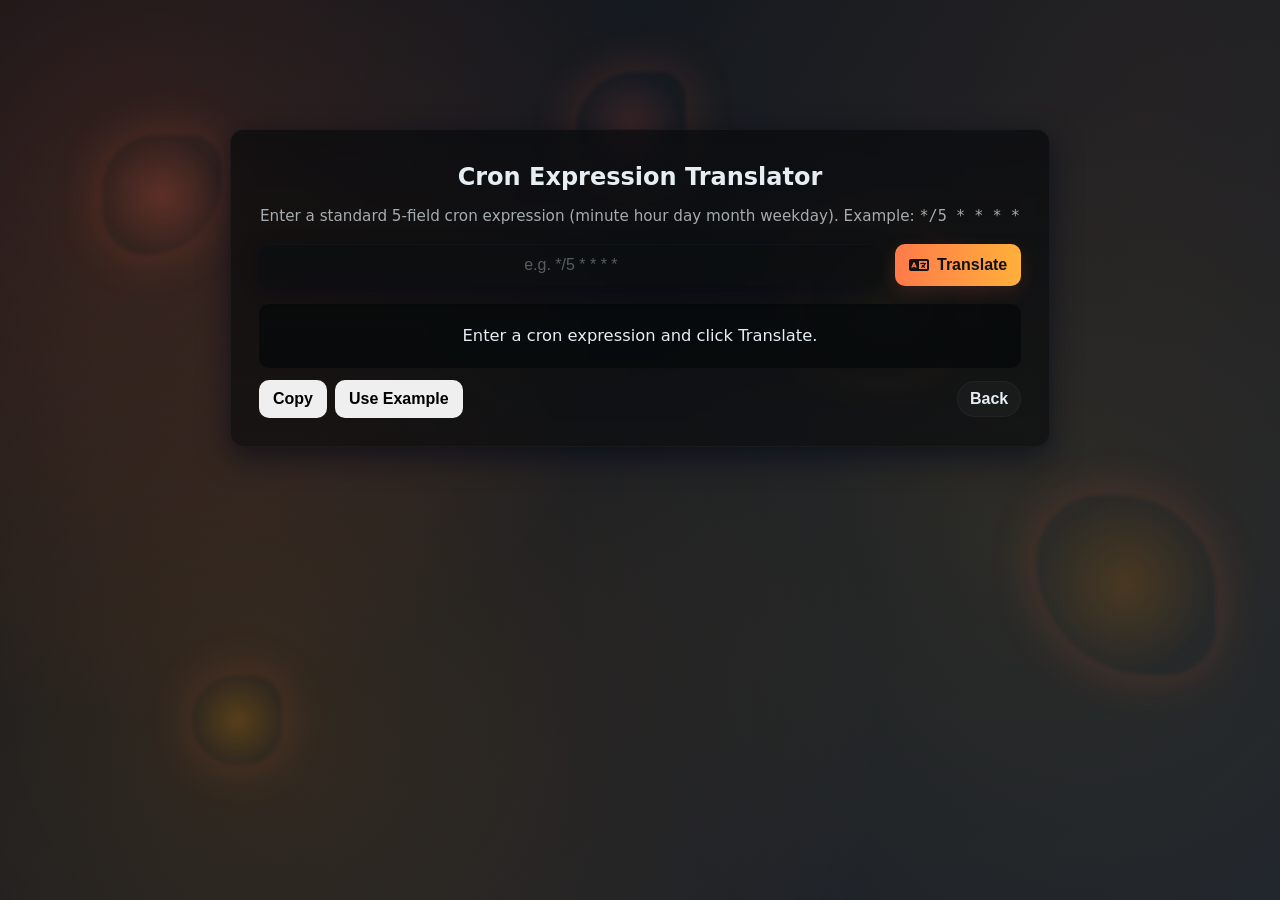
<file: tools/cron-translator/index.html>
<!DOCTYPE html>
<html lang="en">
<head>
  <meta charset="utf-8">
  <meta name="viewport" content="width=device-width,initial-scale=1">
  <title>Cron Expression Translator — DevToolkit</title>
  <link rel="stylesheet" href="../../style.css">
  <link href="https://cdnjs.cloudflare.com/ajax/libs/font-awesome/6.4.0/css/all.min.css" rel="stylesheet">
  <style>
    /* Layout */
    .tool-container{min-height:64vh;display:flex;align-items:center;justify-content:center;padding:48px}

    /* Card */
    .card{
      background:linear-gradient(180deg, rgba(8,10,12,0.72), rgba(6,8,10,0.6));
      border:1px solid rgba(255,255,255,0.04);
      backdrop-filter:blur(6px);
      padding:28px;
      border-radius:14px;
      max-width:820px;
      width:100%;
      box-shadow:0 10px 30px rgba(2,6,23,0.6);
      color:var(--text, #e6eef3);
      text-align:center;
      position:relative;
    }

    .card h1{margin:0 0 8px;font-size:1.5rem;font-weight:600}

    .meta{margin-top:6px;color:rgba(230,238,243,0.7);font-size:.95rem}

    /* Input */
    .input-row{display:flex;gap:12px;margin-top:16px}
    .cron-input{
      flex:1;padding:12px 14px;border-radius:10px;border:none;background:rgba(10,14,16,0.6);color:var(--text);text-align:center;font-size:1rem;outline:0;
      box-shadow: inset 0 1px 0 rgba(255,255,255,0.02), 0 4px 18px rgba(2,6,23,0.4);
    }
    .cron-input::placeholder{color:rgba(230,238,243,0.35)}

    /* Buttons */
    .btn{padding:10px 14px;border-radius:10px;border:none;cursor:pointer;font-weight:600}
    .btn:focus{outline:2px solid rgba(255,140,80,0.12)}

    .btn-primary{
      background:linear-gradient(90deg,#ff7a4a 0%, #ffb03b 100%);
      color:#111;
      box-shadow:0 6px 18px rgba(255,110,60,0.14);
    }

    .btn-outline{
      background:transparent;color:#ffd6c2;border:1px solid rgba(255,110,86,0.18);
    }

    /* Output */
    .output{margin-top:18px;padding:18px;border-radius:10px;background:rgba(6,8,10,0.75);min-height:64px;text-align:center;color:var(--text);font-size:1.02rem;display:flex;align-items:center;justify-content:center}

    /* Bottom controls layout */
    .controls-row{display:flex;gap:8px;margin-top:12px;align-items:center;justify-content:space-between}
    .controls-left{display:flex;gap:8px}

    /* Back button (pill) */
    #backBtn{background:rgba(255,255,255,0.03);color:var(--text);border-radius:999px;padding:8px 12px;border:1px solid rgba(255,255,255,0.04)}

    @media (max-width:640px){
      .input-row{flex-direction:column}
      .controls-row{flex-direction:column;align-items:stretch}
      #backBtn{align-self:flex-end}
    }
  </style>
</head>
<body>
  <div class="animated-bg" aria-hidden="true">
    <div class="floating-shapes">
      <div class="shape shape-1"></div>
      <div class="shape shape-2"></div>
      <div class="shape shape-3"></div>
      <div class="shape shape-4"></div>
      <div class="shape shape-5"></div>
    </div>
  </div>

  <main class="tool-container">
    <div class="card">
      <h1>Cron Expression Translator</h1>
      <p class="meta">Enter a standard 5-field cron expression (minute hour day month weekday). Example: <code>*/5 * * * *</code></p>

      <div class="input-row">
        <input id="cronInput" class="cron-input" placeholder="e.g. */5 * * * *" aria-label="Cron expression input">
        <button id="translateBtn" class="btn btn-primary"><i class="fas fa-language"></i> Translate</button>
      </div>

      <div id="output" class="output" aria-live="polite">Enter a cron expression and click Translate.</div>
      <div style="display:flex;gap:8px;margin-top:12px;align-items:center;justify-content:space-between">
        <div style="display:flex;gap:8px">
          <button id="copyBtn" class="btn">Copy</button>
          <button id="exampleBtn" class="btn">Use Example</button>
        </div>
        <button id="backBtn" class="btn">Back</button>
      </div>
    </div>
  </main>

  <script src="script.js"></script>
</body>
</html>
</file>
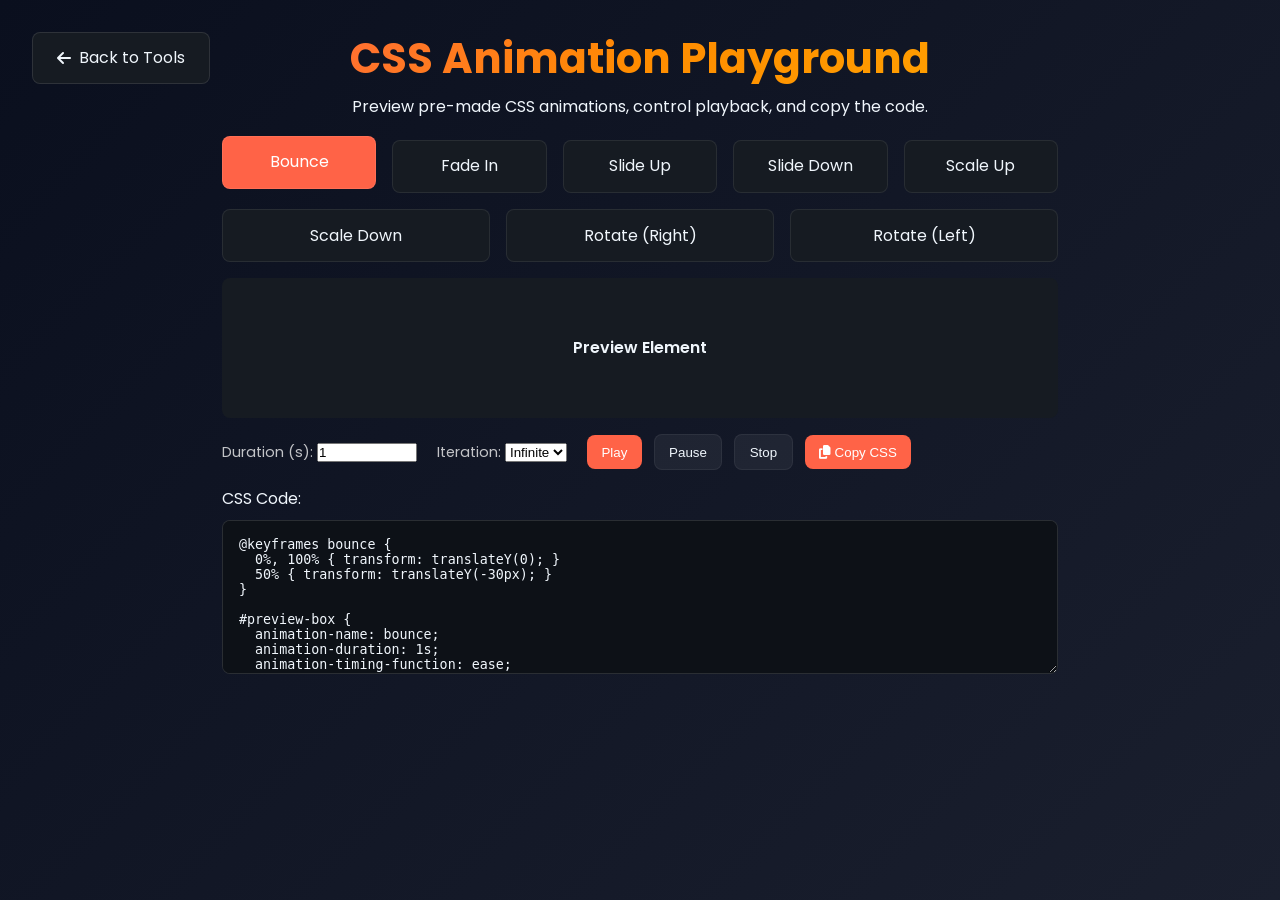
<file: tools/css-animations/index.html>
<!DOCTYPE html>
<html lang="en">
  <head>
    <meta charset="utf-8" />
    <meta name="viewport" content="width=device-width,initial-scale=1" />
    <title>CSS Animation Playground</title>
    <link rel="stylesheet" href="../../style.css" />
    <link
      href="https://cdnjs.cloudflare.com/ajax/libs/font-awesome/6.4.0/css/all.min.css"
      rel="stylesheet"
    />
    <link
      href="https://fonts.googleapis.com/css2?family=Poppins:wght@300;400;500;600;700&display=swap"
      rel="stylesheet"
    />

    <style>
      body {
        font-family: "Poppins", sans-serif;
        background: linear-gradient(135deg, #0a0f1e 0%, #1a1f2e 100%);
        color: var(--text-primary);
        min-height: 100vh;
        margin: 0;
        padding: 0;
      }
      .tool-container {
        max-width: 900px;
        margin: 0 auto;
        padding: 2rem;
      }
      .tool-header {
        text-align: center;
        margin-bottom: 1.25rem;
      }
      .tool-title {
        font-size: clamp(1.6rem, 4vw, 2.6rem);
        font-weight: 700;
        background: var(--gradient-primary);
        -webkit-background-clip: text;
        -webkit-text-fill-color: transparent;
        margin-bottom: 0.5rem;
      }
      .animation-list {
        display: flex;
        flex-wrap: wrap;
        gap: 1rem;
        margin-bottom: 1rem;
      }
      .animation-card {
        background: var(--bg-secondary);
        padding: 0.8rem 1rem;
        border-radius: 8px;
        flex: 1 1 140px;
        text-align: center;
        cursor: pointer;
        transition: 0.18s;
        border: 1px solid rgba(255, 255, 255, 0.08);
      }
      .animation-card.active {
        background: var(--primary-color);
        color: white;
        transform: translateY(-4px);
      }
      .preview-box {
        padding: 2rem;
        text-align: center;
        background: var(--bg-secondary);
        border-radius: 8px;
        margin-bottom: 1rem;
        min-height: 140px;
        display: flex;
        align-items: center;
        justify-content: center;
        font-weight: 600;
      }
      .controls {
        display: flex;
        gap: 0.75rem;
        align-items: center;
        margin-bottom: 1rem;
        flex-wrap: wrap;
      }
      .controls input[type="number"] {
        width: 100px;
      }
      .button-group {
        display: flex;
        gap: 1rem;
        flex-wrap: wrap;
      }
      button {
        background: var(--primary-color);
        border: none;
        padding: 0.6rem 0.9rem;
        color: #fff;
        border-radius: 8px;
        cursor: pointer;
      }
      button.secondary {
        background: rgba(255, 255, 255, 0.06);
        color: var(--text-primary);
        border: 1px solid rgba(255, 255, 255, 0.06);
      }
      textarea {
        width: 100%;
        padding: 1rem;
        background: var(--bg-primary);
        border: 1px solid rgba(255, 255, 255, 0.12);
        border-radius: 8px;
        color: var(--text-primary);
        margin-top: 0.5rem;
        resize: vertical;
      }
      label.small {
        font-size: 0.9rem;
        color: rgba(255, 255, 255, 0.75);
        margin-right: 0.5rem;
      }
      .back-button {
        position: fixed;
        top: 2rem;
        left: 2rem;
        z-index: 1000;
        display: flex;
        align-items: center;
        gap: 0.5rem;
        padding: 0.75rem 1.5rem;
        background: var(--bg-secondary);
        color: var(--text-primary);
        text-decoration: none;
        border-radius: 8px;
        border: 1px solid rgba(255, 255, 255, 0.1);
        backdrop-filter: blur(20px);
      }
      .back-button:hover {
        background: var(--primary-color);
        color: white;
        transform: translateY(-2px);
      }
    </style>
  </head>
  <body>
    <a href="../../index.html" class="back-button"
      ><i class="fas fa-arrow-left"></i> Back to Tools</a
    >

    <div class="tool-container">
      <div class="tool-header">
        <h1 class="tool-title">CSS Animation Playground</h1>
        <p>
          Preview pre-made CSS animations, control playback, and copy the code.
        </p>
      </div>

      <div class="animation-list" id="animation-list"></div>

      <div class="preview-box" id="preview-box">Preview Element</div>

      <div class="controls">
        <label class="small"
          >Duration (s):
          <input id="duration" type="number" step="0.1" value="1" min="0.1"
        /></label>
        <label class="small"
          >Iteration:
          <select id="iteration">
            <option value="1">1</option>
            <option value="2">2</option>
            <option value="3">3</option>
            <option value="infinite" selected>Infinite</option>
          </select>
        </label>
        <button id="play-btn">Play</button>
        <button id="pause-btn" class="secondary">Pause</button>
        <button id="stop-btn" class="secondary">Stop</button>
        <button id="copy-btn"><i class="fas fa-copy"></i> Copy CSS</button>
      </div>

      <label for="css-code">CSS Code:</label>
      <textarea id="css-code" rows="8" readonly></textarea>
    </div>

    <script src="script.js"></script>
  </body>
</html>
</file>
<file: style.css>
*, *::before, *::after {
    transition: background-color 0.3s ease, color 0.3s ease, border-color 0.3s ease, box-shadow 0.3s ease;
}

/* CSS Reset and Global Styles */
* {
    margin: 0;
    padding: 0;
    box-sizing: border-box;
}

:root {
    /* Hacktoberfest 2025 Colors */
    --primary-color: #ff6347;
    --secondary-color: #ff8c00;
    --accent-color: #ffa500;
    --github-color: #f0f6fc;
    --success-color: #238636;
    --warning-color: #d29922;
    --error-color: #da3633;
    
    /* Open Source Theme (Default Dark) */
    --bg-primary: #0d1117;
    --bg-secondary: #161b22;
    --bg-tertiary: #21262d;
    --border-color: #30363d;
    --text-primary: #f0f6fc;
    --text-secondary: #8b949e;
    --text-muted: #6e7681;

    /* Hacktoberfest Gradients */
    --gradient-primary: linear-gradient(135deg, #ff6347 0%, #ff8c00 50%, #ffa500 100%);
    --gradient-secondary: linear-gradient(135deg, #ff8c00 0%, #ffa500 100%);
    --gradient-dark: linear-gradient(135deg, #161b22 0%, #21262d 100%);
    --gradient-github: linear-gradient(135deg, #f0f6fc 0%, #8b949e 100%);

    /* Shadows */
    --shadow-sm: 0 2px 4px rgba(0, 0, 0, 0.1);
    --shadow-md: 0 4px 6px rgba(0, 0, 0, 0.1);
    --shadow-lg: 0 10px 25px rgba(0, 0, 0, 0.15);
    --shadow-xl: 0 20px 40px rgba(0, 0, 0, 0.2);

    /* Border Radius */
    --radius-sm: 6px;
    --radius-md: 12px;
    --radius-lg: 20px;
    --radius-xl: 30px;

    /* Typography */
    --font-primary: 'Poppins', system-ui, -apple-system, sans-serif;
    --font-mono: 'Fira Code', 'Consolas', monospace;
}

body {
    font-family: var(--font-primary);
    background: var(--bg-primary);
    color: var(--text-primary);
    line-height: 1.6;
    overflow-x: hidden;
    scroll-behavior: smooth;
    transition: background 0.3s ease, color 0.3s ease;
}

/* Advanced Animated Background */
.animated-bg {
    position: fixed;
    top: 0;
    left: 0;
    width: 100%;
    height: 100%;
    z-index: -1;
    background: 
        radial-gradient(circle at 10% 20%, rgba(255, 107, 53, 0.15) 0%, transparent 40%),
        radial-gradient(circle at 90% 10%, rgba(139, 69, 19, 0.1) 0%, transparent 40%),
        radial-gradient(circle at 20% 80%, rgba(255, 140, 0, 0.12) 0%, transparent 50%),
        radial-gradient(circle at 80% 60%, rgba(218, 165, 32, 0.08) 0%, transparent 40%),
        linear-gradient(135deg, #0d1117 0%, #161b22 40%, #21262d 100%);
    animation: backgroundShift 20s ease-in-out infinite;
    transition: background 0.5s ease;
}

@keyframes backgroundShift {
    0%, 100% { 
        background-position: 0% 50%, 100% 50%, 50% 0%, 0% 0%;
    }
    50% { 
        background-position: 100% 50%, 0% 50%, 50% 100%, 0% 0%;
    }
}

.floating-shapes {
    position: absolute;
    width: 100%;
    height: 100%;
    overflow: hidden;
    pointer-events: none;
}

.shape {
    position: absolute;
    border-radius: 50%;
    background: linear-gradient(45deg, 
        rgba(255, 107, 53, 0.15) 0%, 
        rgba(0, 129, 180, 0.15) 50%, 
        rgba(255, 140, 66, 0.15) 100%);
    animation: advancedFloat 25s infinite ease-in-out;
    filter: blur(2px);
    box-shadow: 0 0 50px rgba(255, 107, 53, 0.2);
}

.shape-1 {
    width: 120px;
    height: 120px;
    top: 15%;
    left: 8%;
    animation-delay: 0s;
    background: radial-gradient(circle, rgba(255, 99, 71, 0.2) 0%, transparent 70%);
    border-radius: 50% 30% 70% 40%;
}

.shape-2 {
    width: 180px;
    height: 180px;
    top: 55%;
    right: 5%;
    animation-delay: -8s;
    background: radial-gradient(circle, rgba(255, 140, 0, 0.15) 0%, transparent 70%);
    border-radius: 40% 60% 30% 70%;
}

.shape-3 {
    width: 90px;
    height: 90px;
    top: 75%;
    left: 15%;
    animation-delay: -16s;
    background: radial-gradient(circle, rgba(255, 165, 0, 0.18) 0%, transparent 70%);
    border-radius: 60% 40% 50% 60%;
}

.shape-4 {
    width: 150px;
    height: 150px;
    top: 25%;
    right: 25%;
    animation-delay: -12s;
    background: radial-gradient(circle, rgba(218, 165, 32, 0.12) 0%, transparent 70%);
    border-radius: 30% 70% 60% 40%;
}

.shape-5 {
    width: 110px;
    height: 110px;
    top: 8%;
    left: 45%;
    animation-delay: -20s;
    background: radial-gradient(circle, rgba(255, 99, 71, 0.15) 0%, transparent 70%);
    border-radius: 70% 30% 40% 60%;
}

@keyframes advancedFloat {
    0% {
        transform: translateY(0px) translateX(0px) rotate(0deg) scale(1);
        opacity: 0.6;
    }
    25% {
        transform: translateY(-80px) translateX(40px) rotate(90deg) scale(1.1);
        opacity: 0.8;
    }
    50% {
        transform: translateY(-120px) translateX(-30px) rotate(180deg) scale(0.9);
        opacity: 0.4;
    }
    75% {
        transform: translateY(-60px) translateX(-50px) rotate(270deg) scale(1.2);
        opacity: 0.7;
    }
    100% {
        transform: translateY(0px) translateX(0px) rotate(360deg) scale(1);
        opacity: 0.6;
    }
}

@keyframes float {
    0% {
        transform: translateY(0px) rotate(0deg);
        opacity: 0.7;
    }
    50% {
        transform: translateY(-100px) rotate(180deg);
        opacity: 0.3;
    }
    100% {
        transform: translateY(0px) rotate(360deg);
        opacity: 0.7;
    }
}

/* Enhanced Navigation */
.navbar {
    position: fixed;
    top: 0;
    left: 0;
    width: 100%;
    background: rgba(15, 15, 35, 0.9);
    backdrop-filter: blur(25px);
    border-bottom: 1px solid rgba(255, 107, 53, 0.2);
    z-index: 1000;
    padding: 1.2rem 0;
    transition: all 0.4s cubic-bezier(0.23, 1, 0.32, 1);
    box-shadow: 0 8px 32px rgba(0, 0, 0, 0.2);
}

.nav-container {
    max-width: 1200px;
    margin: 0 auto;
    display: flex;
    justify-content: space-between;
    align-items: center;
    padding: 0 2rem;
}

.nav-logo {
    display: flex;
    align-items: center;
    gap: 0.5rem;
    font-size: 1.5rem;
    font-weight: 700;
    color: var(--text-primary);
    text-decoration: none;
}

.nav-logo i {
    color: var(--primary-color);
    font-size: 1.8rem;
}

.nav-links {
    display: flex;
    align-items: center;
    gap: 2rem;
}

.nav-link {
    color: var(--text-secondary);
    text-decoration: none;
    font-weight: 500;
    transition: all 0.3s ease;
    position: relative;
}

.nav-link:hover {
    color: var(--primary-color);
}

.nav-link::after {
    content: '';
    position: absolute;
    bottom: -5px;
    left: 0;
    width: 0;
    height: 2px;
    background: var(--gradient-primary);
    transition: width 0.3s ease;
}

.nav-link:hover::after {
    width: 100%;
}

.github-link {
    padding: 0.5rem;
    border-radius: var(--radius-sm);
    border: 1px solid rgba(255, 255, 255, 0.1);
    transition: all 0.3s ease;
}

.github-link:hover {
    background: var(--primary-color);
    border-color: var(--primary-color);
    color: white;
}

/* Theme Toggle Button */
.theme-toggle-btn {
    background: none;
    border: none;
    color: var(--text-secondary);
    cursor: pointer;
    font-size: 1.1rem;
    width: 40px;
    height: 40px;
    border-radius: 50%;
    display: flex;
    align-items: center;
    justify-content: center;
    transition: all 0.3s ease;
    padding: 0;
}

.theme-toggle-btn:hover {
    color: var(--primary-color);
    background: rgba(255, 107, 53, 0.1);
}

/* Theme toggle removed */

.mobile-menu-toggle {
    display: none;
    background: none;
    border: none;
    color: var(--text-primary);
    font-size: 1.5rem;
    cursor: pointer;
    padding: 0.5rem;
    border-radius: var(--radius-sm);
    transition: all 0.3s ease;
}

.mobile-menu-toggle:hover {
    background: rgba(255, 255, 255, 0.1);
    color: var(--primary-color);
}

.sidebar-toggle {
    display: block;
    background: none;
    border: none;
    color: var(--text-primary);
    font-size: 1.3rem;
    cursor: pointer;
    padding: 0.5rem;
    border-radius: var(--radius-sm);
    transition: all 0.3s ease;
    margin-left: 0.5rem;
}

.sidebar-toggle:hover {
    background: rgba(255, 255, 255, 0.1);
    color: var(--primary-color);
}

/* Enhanced Sticky Header */
.navbar.enhanced {
    background: rgba(15, 15, 35, 0.98);
    backdrop-filter: blur(30px);
    border-bottom: 2px solid rgba(255, 107, 53, 0.4);
    box-shadow: 
        0 8px 32px rgba(0, 0, 0, 0.4),
        0 0 100px rgba(255, 107, 53, 0.1);
    transform: translateY(0);
}

.navbar.enhanced .nav-logo {
    font-size: 1.3rem;
}

.navbar.enhanced .nav-links {
    gap: 1.5rem;
}


/* ============================================
   FIXED SIDEBAR NAVIGATION
   ============================================ */

.tools-sidebar {
    position: fixed;
    top: 0;
    right: -400px;
    width: 400px;
    height: 100vh;
    background: rgba(26, 26, 46, 0.95);
    backdrop-filter: blur(20px);
    border-left: 1px solid rgba(255, 255, 255, 0.1);
    z-index: 1100;
    transition: right 0.3s cubic-bezier(0.25, 0.46, 0.45, 0.94), background 0.3s ease, border-color 0.3s ease;
    overflow-y: auto;
    display: flex;
    flex-direction: column;
}

.tools-sidebar.active {
    right: 0;
}

.sidebar-header {
    display: flex;
    justify-content: space-between;
    align-items: center;
    padding: 1.5rem;
    border-bottom: 1px solid rgba(255, 255, 255, 0.1);
    background: rgba(15, 15, 35, 0.8);
    transition: background 0.3s ease, border-color 0.3s ease;
}

.sidebar-header h3 {
    color: var(--text-primary);
    font-size: 1.3rem;
    font-weight: 600;
    margin: 0;
}

.sidebar-close {
    background: none;
    border: none;
    color: var(--text-secondary);
    font-size: 1.2rem;
    cursor: pointer;
    padding: 0.5rem;
    border-radius: var(--radius-sm);
    transition: all 0.3s ease;
}

.sidebar-close:hover {
    background: rgba(255, 255, 255, 0.1);
    color: var(--primary-color);
}

.sidebar-search {
    padding: 1rem 1.5rem;
    border-bottom: 1px solid rgba(255, 255, 255, 0.05);
}

.sidebar-search .search-wrapper {
    position: relative;
}

.sidebar-search-input {
    width: 100%;
    padding: 0.75rem 1rem 0.75rem 2.5rem;
    background: var(--bg-primary);
    border: 1px solid rgba(255, 255, 255, 0.1);
    border-radius: var(--radius-sm);
    color: var(--text-primary);
    font-size: 0.9rem;
    transition: all 0.3s ease;
}

.sidebar-search-input:focus {
    outline: none;
    border-color: var(--primary-color);
    box-shadow: 0 0 10px rgba(255, 107, 53, 0.2);
}

.sidebar-search .search-icon {
    position: absolute;
    left: 0.8rem;
    top: 50%;
    transform: translateY(-50%);
    color: var(--text-muted);
    font-size: 0.9rem;
}

.sidebar-content {
    flex: 1;
    padding: 1rem 0;
}

.sidebar-section {
    margin-bottom: 1.5rem;
}

.sidebar-category {
    display: flex;
    align-items: center;
    gap: 0.5rem;
    padding: 0.75rem 1.5rem;
    margin: 0 0 0.5rem 0;
    font-size: 0.9rem;
    font-weight: 600;
    color: var(--text-secondary);
    text-transform: uppercase;
    letter-spacing: 0.5px;
    border-bottom: 1px solid rgba(255, 255, 255, 0.05);
    transition: border-color 0.3s ease;
}

.sidebar-category i {
    color: var(--primary-color);
    font-size: 0.8rem;
}

.sidebar-tools {
    display: flex;
    flex-direction: column;
}

.sidebar-tool-link {
    display: flex;
    align-items: center;
    gap: 0.75rem;
    padding: 0.75rem 1.5rem;
    color: var(--text-primary);
    text-decoration: none;
    transition: all 0.3s ease;
    border-left: 3px solid transparent;
    position: relative;
}

.sidebar-tool-link:hover {
    background: rgba(255, 107, 53, 0.1);
    border-left-color: var(--primary-color);
    color: var(--primary-color);
}

.sidebar-tool-link.disabled {
    color: var(--text-muted);
    cursor: not-allowed;
    opacity: 0.6;
}

.sidebar-tool-link.disabled:hover {
    background: none;
    border-left-color: transparent;
    color: var(--text-muted);
}

.sidebar-tool-link i {
    width: 20px;
    text-align: center;
    font-size: 1rem;
    color: var(--text-secondary);
}

.sidebar-tool-link:hover i {
    color: var(--primary-color);
}

.sidebar-tool-link.disabled i {
    color: var(--text-muted);
}

.sidebar-tool-link span {
    flex: 1;
    font-weight: 500;
    font-size: 0.9rem;
}

.sidebar-tool-link small {
    font-size: 0.75rem;
    color: var(--text-muted);
    font-weight: 400;
}

.sidebar-footer {
    padding: 1.5rem;
    border-top: 1px solid rgba(255, 255, 255, 0.1);
    background: rgba(15, 15, 35, 0.5);
    transition: background 0.3s ease, border-color 0.3s ease;
}

.sidebar-contribute-btn {
    display: flex;
    align-items: center;
    justify-content: center;
    gap: 0.5rem;
    width: 100%;
    padding: 1rem;
    background: var(--gradient-primary);
    color: white;
    text-decoration: none;
    border-radius: var(--radius-md);
    font-weight: 600;
    transition: all 0.3s ease;
}

.sidebar-contribute-btn:hover {
    background: var(--gradient-secondary);
    transform: translateY(-2px);
    box-shadow: 0 5px 15px rgba(255, 107, 53, 0.3);
}

.sidebar-overlay {
    position: fixed;
    top: 0;
    left: 0;
    width: 100vw;
    height: 100vh;
    background: rgba(0, 0, 0, 0.5);
    backdrop-filter: blur(4px);
    z-index: 1050;
    opacity: 0;
    visibility: hidden;
    transition: all 0.3s ease;
}

.sidebar-overlay.active {
    opacity: 1;
    visibility: visible;
}

/* Hero Section */
.hero {
    min-height: 100vh;
    display: flex;
    align-items: center;
    justify-content: center;
    text-align: center;
    padding: 6rem 2rem 2rem 2rem; /* Added top padding for navbar */
    position: relative;
}

.hero-content {
    max-width: 800px;
    animation: fadeInUp 1s ease-out;
    margin-top: 2rem; /* Additional space from navbar */
}

.hero-badge {
    display: inline-flex;
    align-items: center;
    gap: 0.5rem;
    background: linear-gradient(45deg, #ff6347, #ff8c00, #ffa500);
    color: white;
    padding: 0.6rem 1.2rem;
    border-radius: var(--radius-xl);
    font-size: 0.9rem;
    font-weight: 600;
    margin-top: 2rem;
    animation: pulse 2s infinite;
    font-weight: 700;
    margin-bottom: 1rem;
    animation: hacktoberfestPulse 3s infinite;
    box-shadow: 0 4px 20px rgba(255, 99, 71, 0.4);
    border: 2px solid rgba(255, 140, 0, 0.3);
}

/* GitHub Style Badges */
.github-badges {
    display: flex;
    gap: 0.75rem;
    flex-wrap: wrap;
    justify-content: center;
    /* margin-top: 0.5rem; */
}

.github-badge,
.contributors-badge {
    display: inline-flex;
    align-items: center;
    gap: 0.5rem;
    background: rgba(13, 17, 23, 0.8);
    border: 1px solid rgba(240, 246, 252, 0.1);
    padding: 0.5rem 1rem;
    border-radius: 20px;
    font-size: 0.8rem;
    font-weight: 500;
    color: #f0f6fc;
    backdrop-filter: blur(10px);
    transition: all 0.3s ease;
}

.github-badge:hover,
.contributors-badge:hover {
    background: rgba(33, 38, 45, 0.9);
    border-color: rgba(255, 140, 0, 0.5);
    transform: translateY(-2px);
    box-shadow: 0 5px 15px rgba(255, 140, 0, 0.2);
}

.github-badge svg {
    opacity: 0.8;
}

/* Responsive badge layout */
@media (max-width: 768px) {
    .hero {
        padding: 5rem 1rem 2rem 1rem; /* Adjusted for mobile navbar */
    }
    
    .hero-content {
        margin-top: 1rem;
    }
    
    .hero-badges {
        gap: 0.75rem;
        margin-bottom: 2rem;
        margin-top: 0.5rem;
    }
    
    .github-badges {
        flex-direction: column;
        align-items: center;
        gap: 0.5rem;
    }
    
    .github-badge,
    .contributors-badge {
        font-size: 0.75rem;
        padding: 0.4rem 0.8rem;
    }
}

/* Large screen optimization */
@media (min-width: 1200px) {
    .hero {
        padding-top: 2.5rem; /* More space on large screens */
    }
    
    .hero-content {
        margin-top: 3rem;
    }
}

.hero-badges {
    display: flex;
    flex-direction: column;
    align-items: center;
    gap: 1rem;
    margin-bottom: 2.5rem;
    margin-top: 1rem; /* Ensure proper spacing from top */
}

.hero-title {
    font-size: clamp(2.5rem, 5vw, 4rem);
    font-weight: 700;
    margin-bottom: 1rem;
    line-height: 1.2;
}

.gradient-text {
    background: var(--gradient-primary);
    -webkit-background-clip: text;
    -webkit-text-fill-color: transparent;
    background-clip: text;
}

.typing-effect {
    height: 2rem;
    display: flex;
    align-items: center;
    justify-content: center;
    margin-top: 0.5rem;
}

.typing-text {
    font-size: 1.2rem;
    color: var(--text-secondary);
}

.cursor {
    font-size: 1.2rem;
    color: var(--primary-color);
    animation: blink 1s infinite;
}

@keyframes blink {
    0%, 50% { opacity: 1; }
    51%, 100% { opacity: 0; }
}

.hero-description {
    font-size: 1.2rem;
    color: var(--text-secondary);
    margin-bottom: 3rem;
    max-width: 600px;
    margin-left: auto;
    margin-right: auto;
}

.hero-stats {
    display: flex;
    justify-content: center;
    gap: 3rem;
    margin-bottom: 3rem;
    flex-wrap: wrap;
}

.stat {
    text-align: center;
}

.stat-number {
    display: block;
    font-size: 2.5rem;
    font-weight: 700;
    background: var(--gradient-primary);
    -webkit-background-clip: text;
    -webkit-text-fill-color: transparent;
    background-clip: text;
}

.stat-label {
    display: block;
    font-size: 0.9rem;
    color: var(--text-muted);
    text-transform: uppercase;
    letter-spacing: 0.5px;
}

.hero-buttons {
    display: flex;
    gap: 1rem;
    justify-content: center;
    flex-wrap: wrap;
}

/* Buttons */
.btn {
    display: inline-flex;
    align-items: center;
    gap: 0.5rem;
    padding: 1rem 2rem;
    border-radius: var(--radius-md);
    text-decoration: none;
    font-weight: 600;
    font-size: 1rem;
    transition: all 0.3s ease;
    border: none;
    cursor: pointer;
    position: relative;
    overflow: hidden;
}

.btn::before {
    content: '';
    position: absolute;
    top: 0;
    left: -100%;
    width: 100%;
    height: 100%;
    background: linear-gradient(90deg, transparent, rgba(255, 255, 255, 0.2), transparent);
    transition: left 0.5s ease;
}

.btn:hover::before {
    left: 100%;
}

.btn-primary {
    background: var(--gradient-primary);
    color: white;
    box-shadow: var(--shadow-lg);
}

.btn-primary:hover {
    transform: translateY(-2px);
    box-shadow: var(--shadow-xl);
}

.btn-secondary {
    background: transparent;
    color: var(--text-primary);
    border: 2px solid var(--primary-color);
}

.btn-secondary:hover {
    background: var(--primary-color);
    color: white;
    transform: translateY(-2px);
}

/* Container */
.container {
    max-width: 1200px;
    margin: 0 auto;
    padding: 0 2rem;
}

/* Section Headers */
.section-title {
    font-size: clamp(2rem, 4vw, 3rem);
    font-weight: 700;
    text-align: center;
    margin-bottom: 1rem;
    background: var(--gradient-primary);
    -webkit-background-clip: text;
    -webkit-text-fill-color: transparent;
    background-clip: text;
    opacity: 0;
    transform: translateY(30px);
    animation: titleReveal 0.8s ease-out 0.2s forwards;
    position: relative;
}

.section-title::after {
    content: '';
    position: absolute;
    bottom: -10px;
    left: 50%;
    transform: translateX(-50%);
    width: 0;
    height: 3px;
    background: var(--gradient-primary);
    border-radius: 2px;
    transition: width 0.6s ease 0.5s;
}

.section-title.visible::after {
    width: 60px;
}

@keyframes titleReveal {
    0% {
        opacity: 0;
        transform: translateY(30px);
    }
    70% {
        opacity: 1;
        transform: translateY(-5px);
    }
    100% {
        opacity: 1;
        transform: translateY(0);
    }
}

.section-subtitle {
    font-size: 1.1rem;
    color: var(--text-secondary);
    text-align: center;
    margin-bottom: 3rem;
    max-width: 600px;
    margin-left: auto;
    margin-right: auto;
    opacity: 0;
    transform: translateY(20px);
    animation: subtitleFade 0.6s ease-out 0.5s forwards;
}

@keyframes subtitleFade {
    to {
        opacity: 1;
        transform: translateY(0);
    }
}

/* Contribution Section */
.contribution-section {
    padding: 4rem 0;
    background: linear-gradient(135deg, 
        rgba(13, 17, 23, 0.95) 0%, 
        rgba(21, 32, 43, 0.95) 100%);
    border-top: 1px solid rgba(255, 140, 0, 0.1);
    border-bottom: 1px solid rgba(255, 140, 0, 0.1);
    transition: background 0.3s ease, border-color 0.3s ease;
}

.contribution-content {
    display: grid;
    grid-template-columns: 1fr 1fr;
    gap: 4rem;
    align-items: center;
}

.contribution-text h2 {
    font-size: 2.5rem;
    font-weight: 700;
    margin-bottom: 1rem;
    background: linear-gradient(135deg, #ff6347, #ff8c00, #ffa500);
    -webkit-background-clip: text;
    -webkit-text-fill-color: transparent;
    background-clip: text;
}

.contribution-text p {
    font-size: 1.1rem;
    color: var(--text-muted);
    margin-bottom: 2rem;
    line-height: 1.6;
}

.contribution-stats {
    display: flex;
    gap: 2rem;
    margin-bottom: 2rem;
}

.contrib-stat {
    text-align: center;
}

.contrib-number {
    display: block;
    font-size: 2rem;
    font-weight: 700;
    color: var(--primary-color);
    margin-bottom: 0.25rem;
}

.contrib-label {
    font-size: 0.9rem;
    color: var(--text-muted);
}

.contribution-actions {
    display: flex;
    gap: 1rem;
    flex-wrap: wrap;
}

.contrib-btn {
    display: inline-flex;
    align-items: center;
    gap: 0.5rem;
    padding: 0.75rem 1.5rem;
    border-radius: var(--radius-md);
    font-weight: 600;
    text-decoration: none;
    transition: all 0.3s ease;
    font-size: 0.95rem;
}

.contrib-btn.primary {
    background: linear-gradient(135deg, #ff6347, #ff8c00);
    color: white;
    box-shadow: 0 4px 15px rgba(255, 99, 71, 0.3);
}

.contrib-btn.secondary {
    background: rgba(240, 246, 252, 0.1);
    color: var(--text-primary);
    border: 1px solid rgba(240, 246, 252, 0.2);
}

.contrib-btn:hover {
    transform: translateY(-2px);
}

.contrib-btn.primary:hover {
    box-shadow: 0 6px 25px rgba(255, 99, 71, 0.4);
}

.contrib-btn.secondary:hover {
    background: rgba(240, 246, 252, 0.15);
    border-color: rgba(255, 140, 0, 0.5);
}

/* GitHub Repository Card */
.github-card {
    background: var(--bg-secondary);
    border: 1px solid var(--border-color);
    border-radius: var(--radius-lg);
    padding: 1.5rem;
    backdrop-filter: blur(10px);
    box-shadow: var(--shadow-md); /* Added a subtle shadow */
    transition: background 0.3s ease, border-color 0.3s ease; /* For smooth theme switching */
}


.repo-header {
    display: flex;
    align-items: center;
    gap: 0.5rem;
    margin-bottom: 1rem;
    font-weight: 600;
}

.repo-header i {
    color: var(--primary-color);
}

.repo-badge {
    background: rgba(33, 38, 45, 0.8);
    color: #7d8590;
    padding: 0.25rem 0.5rem;
    border-radius: var(--radius-sm);
    font-size: 0.75rem;
    border: 1px solid rgba(240, 246, 252, 0.1);
    margin-left: auto;
}

.repo-description {
    color: var(--text-muted);
    margin-bottom: 1rem;
    font-size: 0.9rem;
    line-height: 1.5;
}

.repo-stats {
    display: flex;
    align-items: center;
    gap: 1rem;
    font-size: 0.85rem;
}

.repo-stat {
    display: flex;
    align-items: center;
    gap: 0.25rem;
    color: var(--text-muted);
}

.repo-language {
    display: flex;
    align-items: center;
    gap: 0.25rem;
    color: var(--text-muted);
}

.lang-dot {
    width: 12px;
    height: 12px;
    border-radius: 50%;
}

.lang-dot.js {
    background: #f1e05a;
}

/* Responsive Design for Contribution Section */
@media (max-width: 768px) {
    .contribution-content {
        grid-template-columns: 1fr;
        gap: 2rem;
    }
    
    .contribution-stats {
        flex-direction: column;
        gap: 1rem;
    }
    
    .contribution-actions {
        justify-content: center;
    }
    
    .contrib-btn {
        flex: 1;
        justify-content: center;
        min-width: 150px;
    }
}

/* Tools Section */
.tools-section {
    padding: 6rem 0;
    position: relative;
}

/* Advanced Search */
.search-container {
    margin-bottom: 2rem;
    max-width: 600px;
    margin-left: auto;
    margin-right: auto;
    z-index: 10;
    position: relative;
}

.search-wrapper {
    position: relative;
    margin-bottom: 1rem;
    z-index: 10;
    opacity: 0;
    transform: translateY(20px);
    animation: fadeInSearch 0.6s ease-out 0.3s forwards;
}

@keyframes fadeInSearch {
    to {
        opacity: 1;
        transform: translateY(0);
    }
}

.search-input {
    width: 100%;
    padding: 1rem 1rem 1rem 3rem;
    background: var(--bg-secondary);
    border: 2px solid rgba(255, 255, 255, 0.3);
    border-radius: var(--radius-lg);
    color: var(--text-primary);
    font-size: 1rem;
    transition: all 0.4s cubic-bezier(0.25, 0.46, 0.45, 0.94);
    backdrop-filter: blur(20px);
    box-sizing: border-box;
    display: block;
    opacity: 1;
    visibility: visible;
    position: relative;
}

.search-input::before {
    content: '';
    position: absolute;
    top: 0;
    left: 0;
    right: 0;
    bottom: 0;
    background: var(--gradient-primary);
    opacity: 0;
    border-radius: var(--radius-lg);
    transition: opacity 0.3s ease;
    z-index: -1;
}

.search-input:focus {
    outline: none;
    border-color: var(--primary-color);
    box-shadow: 
        0 0 0 3px rgba(255, 107, 53, 0.1),
        0 8px 25px rgba(255, 107, 53, 0.2);
    transform: translateY(-3px) scale(1.02);
    background: rgba(26, 26, 46, 0.9);
}

.search-input:focus::before {
    opacity: 0.1;
}

.search-input::placeholder {
    color: var(--text-muted);
    transition: color 0.3s ease;
}

.search-input:focus::placeholder {
    color: transparent;
}

.search-icon {
    position: absolute;
    left: 1rem;
    top: 50%;
    transform: translateY(-50%);
    color: var(--primary-color);
    font-size: 1.1rem;
    transition: all 0.4s cubic-bezier(0.25, 0.46, 0.45, 0.94);
    z-index: 5;
    pointer-events: none;
}

.search-input:focus + .search-icon {
    color: var(--primary-color);
    transform: translateY(-50%) scale(1.1) rotate(5deg);
}

.search-suggestions {
    position: absolute;
    top: 100%;
    left: 0;
    right: 0;
    background: var(--bg-secondary);
    border: 1px solid rgba(255, 255, 255, 0.1);
    border-radius: var(--radius-md);
    backdrop-filter: blur(20px);
    box-shadow: var(--shadow-xl);
    z-index: 1000;
    max-height: 300px;
    overflow-y: auto;
    display: none;
    transition: background 0.3s ease, border-color 0.3s ease;
}

.search-suggestions.show {
    display: block;
    animation: fadeInUp 0.3s ease-out;
}

.suggestion-item {
    padding: 1rem;
    cursor: pointer;
    transition: all 0.2s ease;
    border-bottom: 1px solid rgba(255, 255, 255, 0.05);
    display: flex;
    align-items: center;
    gap: 1rem;
}

.suggestion-item:hover {
    background: rgba(255, 107, 53, 0.1);
    color: var(--primary-color);
}

.suggestion-item:last-child {
    border-bottom: none;
}

.suggestion-icon {
    width: 40px;
    height: 40px;
    background: var(--gradient-primary);
    border-radius: var(--radius-sm);
    display: flex;
    align-items: center;
    justify-content: center;
    color: white;
    font-size: 1.2rem;
}

.suggestion-content {
    flex: 1;
}

.suggestion-title {
    font-weight: 600;
    margin-bottom: 0.25rem;
}

.suggestion-description {
    font-size: 0.9rem;
    color: var(--text-muted);
}

.suggestion-arrow {
    color: var(--primary-color);
    opacity: 0.6;
    transition: all 0.2s ease;
}

.suggestion-item:hover .suggestion-arrow {
    opacity: 1;
    transform: translateX(4px);
}

.coming-soon {
    font-size: 0.8rem;
    color: var(--warning-color);
    font-weight: 500;
    margin-top: 0.25rem;
}

.suggestion-item[data-disabled="true"] {
    opacity: 0.6;
    cursor: not-allowed;
}

.suggestion-item[data-disabled="true"]:hover {
    background: rgba(245, 166, 35, 0.1);
    color: var(--warning-color);
}

/* Coming Soon Tool Cards */
.tool-card.coming-soon {
    opacity: 0.7;
    cursor: not-allowed;
    position: relative;
}

.tool-card.coming-soon:hover {
    transform: translateY(-5px) scale(1.01);
    box-shadow: 0 15px 30px rgba(245, 166, 35, 0.15);
}

.tool-card.coming-soon::after {
    content: '\f017'; /* FontAwesome clock icon */
    font-family: 'Font Awesome 6 Free';
    font-weight: 900;
    position: absolute;
    top: 1.5rem;
    right: 1.5rem;
    color: var(--warning-color);
    font-size: 1.2rem;
    opacity: 0.8;
}

.tool-card.coming-soon .tool-arrow {
    display: none;
}

.coming-soon-tag {
    background: var(--warning-color) !important;
    color: var(--bg-primary) !important;
    font-weight: 600;
    font-size: 0.8rem;
}

/* Coming Soon Notification Animations */
@keyframes fadeInUp {
    from {
        opacity: 0;
        transform: translate(-50%, -50%) translateY(20px);
    }
    to {
        opacity: 1;
        transform: translate(-50%, -50%) translateY(0);
    }
}

@keyframes fadeOutDown {
    from {
        opacity: 1;
        transform: translate(-50%, -50%) translateY(0);
    }
    to {
        opacity: 0;
        transform: translate(-50%, -50%) translateY(20px);
    }
}

.search-stats {
    text-align: center;
    color: var(--text-muted);
    font-size: 0.9rem;
    margin-bottom: 1rem;
}

.search-stats #resultCount {
    color: var(--primary-color);
    font-weight: 600;
}

.tools-filter {
    display: flex;
    justify-content: center;
    gap: 1rem;
    margin-bottom: 3rem;
    flex-wrap: wrap;
}

.filter-btn {
    display: flex;
    align-items: center;
    gap: 0.5rem;
    padding: 0.75rem 1.5rem;
    background: var(--bg-secondary);
    color: var(--text-secondary);
    border: 1px solid rgba(255, 255, 255, 0.1);
    border-radius: var(--radius-md);
    cursor: pointer;
    transition: all 0.4s cubic-bezier(0.25, 0.46, 0.45, 0.94);
    font-weight: 500;
    position: relative;
    overflow: hidden;
    opacity: 1;
    transform: translateY(20px);
    animation: slideInFilter 0.5s ease-out forwards;
}

.filter-btn.filter-btn-active {
  animation: filterPulse 0.3s ease-out;
}

.filter-btn:nth-child(1) { animation-delay: 0.1s; }
.filter-btn:nth-child(2) { animation-delay: 0.2s; }
.filter-btn:nth-child(3) { animation-delay: 0.3s; }
.filter-btn:nth-child(4) { animation-delay: 0.4s; }
.filter-btn:nth-child(5) { animation-delay: 0.5s; }

@keyframes slideInFilter {
    to {
        opacity: 1;
        transform: translateY(0);
    }
}

.filter-btn::before {
    content: '';
    position: absolute;
    top: 0;
    left: -100%;
    width: 100%;
    height: 100%;
    background: var(--gradient-primary);
    transition: left 0.3s ease;
    z-index: -1;
}

.filter-btn:hover::before,
.filter-btn.active::before {
    left: 0;
}

.filter-btn:hover,
.filter-btn.active {
    color: white;
    border-color: var(--primary-color);
    transform: translateY(-3px) scale(1.05);
    box-shadow: 0 8px 25px rgba(255, 107, 53, 0.3);
}

.filter-btn i {
    transition: transform 0.3s ease;
}

.filter-btn:hover i,
.filter-btn.active i {
    transform: scale(1.2) rotate(5deg);
}

.tools-grid {
    display: grid;
    grid-template-columns: repeat(auto-fit, minmax(320px, 1fr));
    grid-auto-rows: minmax(220px, auto);
    gap: 2rem;
    margin-top: 3rem;
    perspective: 1000px;
}

/* Bento Grid Layout - Different sizes for featured tools */
.tool-card[data-featured="true"] {
    grid-row: span 2;
    min-height: 400px;
}

.tool-card[data-wide="true"] {
    grid-column: span 2;
}

/* Special styling for featured cards */
.tool-card[data-featured="true"] {
    background: linear-gradient(135deg,
        rgba(255, 107, 53, 0.1) 0%,
        rgba(0, 129, 180, 0.1) 100%);
    border: 2px solid rgba(255, 107, 53, 0.2);
}

.tool-card[data-featured="true"] .tool-icon {
    width: 80px;
    height: 80px;
    font-size: 2rem;
    background: linear-gradient(135deg,
        var(--primary-color) 0%,
        var(--secondary-color) 50%,
        var(--accent-color) 100%);
}

.tool-card[data-featured="true"] .tool-title {
    font-size: 1.8rem;
    margin-bottom: 1rem;
}

.tool-card[data-featured="true"] .tool-description {
    font-size: 1.1rem;
    line-height: 1.7;
}

/* Adaptive grid for different screen sizes */
@media (max-width: 1200px) {
    .tools-grid {
        grid-template-columns: repeat(auto-fit, minmax(260px, 1fr));
        gap: 1rem;
    }

    .tool-card[data-wide="true"] {
        grid-column: span 1;
    }
}

@media (max-width: 768px) {
    .tools-grid {
        grid-template-columns: repeat(auto-fit, minmax(280px, 1fr));
        gap: 1.5rem;
        perspective: none;
    }

    .tool-card {
        padding: 1.8rem;
        min-height: 200px;
        transform: translateY(30px);
        animation: fadeInUp 0.6s ease-out forwards;
    }

    .tool-card:hover {
        transform: translateY(-10px) scale(1.02);
    }

    .tool-content {
        gap: 1rem;
    }

    .tool-arrow {
        top: 1.8rem;
        right: 1.8rem;
        width: 36px;
        height: 36px;
    }

    .tool-card[data-featured="true"],
    .tool-card[data-wide="true"] {
        grid-column: span 1;
        grid-row: span 1;
        min-height: 200px;
    }
}

@media (max-width: 480px) {
    .tools-grid {
        grid-template-columns: 1fr;
        gap: 1.2rem;
        perspective: none;
    }

    .tool-card {
        padding: 1.5rem 3rem 1.5rem 1.5rem;
        min-height: 180px;
        transform: translateY(30px);
        animation: fadeInUp 0.6s ease-out forwards;
    }

    .tool-card:hover {
        transform: translateY(-8px) scale(1.02);
    }

    .tool-icon {
        width: 56px;
        height: 56px;
        font-size: 1.4rem;
    }

    .tool-title {
        font-size: 1.2rem;
    }

    .tool-description {
        font-size: 0.9rem;
    }

    .tool-arrow {
        top: 1.5rem;
        right: 1.5rem;
        width: 32px;
        height: 32px;
        font-size: 0.9rem;
    }
}

.tool-card {
    background: linear-gradient(145deg, 
        var(--bg-secondary) 0%, 
        var(--bg-tertiary) 50%, 
        var(--bg-secondary) 100%);
    border: 1px solid var(--border-color);
    border-radius: var(--radius-lg);
    padding: 2rem 4.5rem 2rem 2rem; /* Adjusted padding for arrow */
    text-decoration: none;
    color: inherit;
    transition: all 0.6s cubic-bezier(0.23, 1, 0.32, 1);
    position: relative;
    overflow: hidden;
    display: flex;
    flex-direction: column;
    gap: 1.2rem;
    opacity: 0;
    transform: translateY(50px) rotateX(15deg);
    animation: cardReveal 0.8s ease-out forwards;
    min-height: 220px;
    cursor: pointer;
    backdrop-filter: blur(20px);
    box-shadow: 
        0 8px 32px rgba(0, 0, 0, 0.4),
        inset 0 1px 0 rgba(240, 246, 252, 0.1),
        0 0 0 1px rgba(255, 99, 71, 0.1);
}

/* Staggered animation delay for each tool card */
.tool-card:nth-child(1) { animation-delay: 0.1s; }
.tool-card:nth-child(2) { animation-delay: 0.15s; }
.tool-card:nth-child(3) { animation-delay: 0.2s; }
.tool-card:nth-child(4) { animation-delay: 0.25s; }
.tool-card:nth-child(5) { animation-delay: 0.3s; }
.tool-card:nth-child(6) { animation-delay: 0.35s; }
.tool-card:nth-child(7) { animation-delay: 0.4s; }
.tool-card:nth-child(8) { animation-delay: 0.45s; }
.tool-card:nth-child(9) { animation-delay: 0.5s; }
.tool-card:nth-child(10) { animation-delay: 0.55s; }
.tool-card:nth-child(11) { animation-delay: 0.6s; }
.tool-card:nth-child(12) { animation-delay: 0.65s; }
.tool-card:nth-child(n+13) { animation-delay: 0.7s; }

@keyframes cardReveal {
    0% {
        opacity: 0;
        transform: translateY(50px) rotateX(15deg) scale(0.9);
    }
    60% {
        opacity: 0.8;
        transform: translateY(-10px) rotateX(5deg) scale(1.02);
    }
    100% {
        opacity: 1;
        transform: translateY(0) rotateX(0deg) scale(1);
    }
}

@keyframes fadeInUp {
    from {
        opacity: 0;
        transform: translateY(30px);
    }
    to {
        opacity: 1;
        transform: translateY(0);
    }
}

.tool-card::before {
    content: '';
    position: absolute;
    top: 0;
    left: 0;
    width: 100%;
    height: 2px;
    background: var(--gradient-primary);
    transform: scaleX(0);
    transition: transform 0.4s cubic-bezier(0.25, 0.46, 0.45, 0.94);
    transform-origin: left;
}

.tool-card:hover::before {
    transform: scaleX(1);
}

/* Enhanced glow effect on hover */
.tool-card::after {
    content: '';
    position: absolute;
    top: -2px;
    left: -2px;
    right: -2px;
    bottom: -2px;
    background: var(--gradient-primary);
    border-radius: var(--radius-lg);
    z-index: -1;
    opacity: 0;
    transition: opacity 0.4s ease;
    filter: blur(10px);
}

.tool-card:hover::after {
    opacity: 0.3;
}

.tool-card:hover {
    transform: translateY(-15px) scale(1.03) rotateY(3deg);
    box-shadow: 
        0 20px 50px rgba(0, 0, 0, 0.5),
        0 0 0 2px var(--primary-color),
        0 0 60px rgba(255, 99, 71, 0.4);
    border-color: var(--primary-color);
    background: linear-gradient(145deg, 
        rgba(255, 99, 71, 0.08) 0%, 
        var(--bg-tertiary) 30%, 
        rgba(255, 140, 0, 0.08) 100%);
}

/* Subtle pulse animation for featured cards */
.tool-card[data-featured="true"] {
    animation: fadeInUp 0.6s ease-out forwards, pulse 3s ease-in-out infinite 2s;
}

@keyframes hacktoberfestPulse {
    0%, 100% { 
        box-shadow: 0 4px 20px rgba(255, 99, 71, 0.4), 0 0 0 0 rgba(255, 140, 0, 0.6);
        transform: scale(1);
    }
    50% { 
        box-shadow: 0 6px 30px rgba(255, 99, 71, 0.6), 0 0 0 15px rgba(255, 140, 0, 0);
        transform: scale(1.05);
    }
}

@keyframes pulse {
    0%, 100% { 
        box-shadow: 0 0 0 0 rgba(255, 107, 53, 0.4);
    }
    50% { 
        box-shadow: 0 0 0 10px rgba(255, 107, 53, 0);
    }
}

.tool-icon {
    width: 64px;
    height: 64px;
    background: linear-gradient(135deg, 
        var(--primary-color) 0%, 
        var(--secondary-color) 50%, 
        var(--accent-color) 100%);
    border-radius: 20px;
    display: flex;
    align-items: center;
    justify-content: center;
    font-size: 1.6rem;
    color: white;
    transition: all 0.6s cubic-bezier(0.23, 1, 0.32, 1);
    position: relative;
    overflow: hidden;
    flex-shrink: 0;
    box-shadow: 
        0 8px 25px rgba(255, 107, 53, 0.4),
        inset 0 1px 0 rgba(255, 255, 255, 0.3);
}

.tool-icon::before {
    content: '';
    position: absolute;
    top: 50%;
    left: 50%;
    width: 0;
    height: 0;
    background: rgba(255, 255, 255, 0.3);
    border-radius: 50%;
    transform: translate(-50%, -50%);
    transition: all 0.5s ease;
}

.tool-card:hover .tool-icon {
    transform: scale(1.2) rotate(360deg);
    box-shadow: 
        0 12px 40px rgba(255, 107, 53, 0.6),
        0 0 60px rgba(255, 107, 53, 0.4);
    background: linear-gradient(135deg, 
        var(--accent-color) 0%, 
        var(--primary-color) 50%, 
        var(--secondary-color) 100%);
}

.tool-card:hover .tool-icon::before {
    width: 100%;
    height: 100%;
}

/* Icon bounce animation on load */
.tool-icon {
    animation: iconBounce 0.8s ease-out 0.5s both;
}

@keyframes iconBounce {
    0% {
        transform: scale(0.3) rotate(-10deg);
        opacity: 0;
    }
    60% {
        transform: scale(1.1) rotate(5deg);
        opacity: 1;
    }
    100% {
        transform: scale(1) rotate(0deg);
        opacity: 1;
    }
}

.tool-content {
    flex: 1;
    opacity: 0;
    transform: translateY(20px);
    animation: slideInContent 0.6s ease-out 0.7s forwards;
    padding-right: 4rem; /* Add padding to prevent overlap with arrow */
    display: flex;
    flex-direction: column;
    gap: 1rem;
}

@keyframes slideInContent {
    to {
        opacity: 1;
        transform: translateY(0);
    }
}

.tool-title {
    font-size: 1.4rem;
    font-weight: 700;
    margin-bottom: 0.8rem;
    color: var(--text-primary);
    transition: all 0.5s ease;
    position: relative;
    line-height: 1.3;
    background: linear-gradient(135deg, 
        var(--text-primary) 0%, 
        rgba(255, 107, 53, 0.8) 100%);
    -webkit-background-clip: text;
    -webkit-text-fill-color: transparent;
    background-clip: text;
}

.tool-card:hover .tool-title {
    background: linear-gradient(135deg, 
        var(--primary-color) 0%, 
        var(--accent-color) 100%);
    -webkit-background-clip: text;
    -webkit-text-fill-color: transparent;
    background-clip: text;
    transform: translateY(-2px);
}

.tool-description {
    color: var(--text-secondary);
    margin-bottom: 1.2rem;
    line-height: 1.6;
    transition: all 0.5s ease;
    transform: translateY(0);
    font-size: 1rem;
    overflow: hidden;
    display: -webkit-box;
    -webkit-line-clamp: 2;
    line-clamp: 2;
    -webkit-box-orient: vertical;
    opacity: 0.9;
}

.tool-card:hover .tool-description {
    color: var(--text-primary);
    transform: translateY(-5px);
    opacity: 1;
}

.tool-tags {
    display: flex;
    gap: 0.8rem;
    flex-wrap: wrap;
    opacity: 0;
    animation: fadeInTags 0.6s ease-out 0.9s forwards;
    margin-top: auto;
    max-width: 100%; /* Prevent overflow */
    padding-right: 1rem; /* Extra space from arrow */
}

@keyframes fadeInTags {
    to {
        opacity: 1;
    }
}

.tag {
    background: linear-gradient(135deg, 
        rgba(255, 107, 53, 0.2) 0%, 
        rgba(0, 129, 180, 0.2) 100%);
    color: var(--primary-color);
    padding: 0.4rem 1rem;
    border-radius: 20px;
    font-size: 0.8rem;
    font-weight: 600;
    border: 1px solid rgba(255, 107, 53, 0.3);
    transition: all 0.4s cubic-bezier(0.23, 1, 0.32, 1);
    transform: scale(1);
    position: relative;
    overflow: hidden;
    backdrop-filter: blur(10px);
    box-shadow: 0 2px 10px rgba(255, 107, 53, 0.2);
}

.tag::before {
    content: '';
    position: absolute;
    top: 0;
    left: -100%;
    width: 100%;
    height: 100%;
    background: rgba(255, 107, 53, 0.2);
    transition: left 0.3s ease;
}

.tool-card:hover .tag {
    transform: scale(1.1) translateY(-2px);
    background: linear-gradient(135deg, 
        var(--primary-color) 0%, 
        var(--secondary-color) 100%);
    color: white;
    border-color: transparent;
    box-shadow: 0 4px 20px rgba(255, 107, 53, 0.4);
}

.tool-card:hover .tag::before {
    left: 100%;
}

/* Individual tag animation delays */
.tag:nth-child(1) { animation-delay: 0.9s; }
.tag:nth-child(2) { animation-delay: 1.0s; }
.tag:nth-child(3) { animation-delay: 1.1s; }
.tag:nth-child(4) { animation-delay: 1.2s; }

/* Tool Arrow */
.tool-arrow {
    position: absolute;
    right: 2rem;
    bottom: 2rem;
    width: 40px;
    height: 40px;
    display: flex;
    align-items: center;
    justify-content: center;
    background: linear-gradient(135deg, 
        rgba(255, 107, 53, 0.2) 0%, 
        rgba(0, 129, 180, 0.2) 100%);
    border-radius: 50%;
    color: var(--text-muted);
    font-size: 1rem;
    transition: all 0.6s cubic-bezier(0.23, 1, 0.32, 1);
    opacity: 0.6;
    transform: translateX(20px) scale(0.8);
    backdrop-filter: blur(10px);
    border: 1px solid rgba(255, 255, 255, 0.1);
}

.tool-arrow i {
    transition: transform 0.6s cubic-bezier(0.23, 1, 0.32, 1);
}
.tool-card:hover .tool-arrow {
    background: linear-gradient(135deg, 
        var(--primary-color) 0%, 
        var(--secondary-color) 100%);
    color: white;
    opacity: 1;
    transform: translateX(0) scale(1.2) rotate(45deg);
    box-shadow: 
        0 8px 25px rgba(255, 107, 53, 0.4),
        0 0 40px rgba(255, 107, 53, 0.3);
}
.tool-card:hover .tool-arrow i {
    /* Counter-rotate the icon to keep it pointing right */
    transform: rotate(-45deg);
}

/* Better layout for tool cards */
.tool-card {
    position: relative;
    cursor: pointer;
}

.tool-content {
    flex: 1;
    display: flex;
    flex-direction: column;
    gap: 1rem;
    position: relative;
    z-index: 2;
}

/* Advanced border animation */
.tool-card::before {
    content: '';
    position: absolute;
    top: -2px;
    left: -2px;
    right: -2px;
    bottom: -2px;
    background: linear-gradient(45deg, 
        var(--primary-color), 
        var(--secondary-color), 
        var(--accent-color), 
        var(--primary-color));
    background-size: 400% 400%;
    border-radius: var(--radius-lg);
    z-index: -1;
    opacity: 0;
    transition: all 0.6s ease;
    animation: gradientShift 4s ease-in-out infinite;
}

.tool-card:hover::before {
    opacity: 1;
    animation-duration: 1s;
}

@keyframes gradientShift {
    0%, 100% { background-position: 0% 50%; }
    50% { background-position: 100% 50%; }
}

/* Enhanced glow effect with particles */
.tool-card::after {
    content: '';
    position: absolute;
    top: -20px;
    left: -20px;
    right: -20px;
    bottom: -20px;
    background: radial-gradient(circle at 50% 50%, 
        rgba(255, 107, 53, 0.2) 0%, 
        transparent 70%);
    border-radius: var(--radius-lg);
    z-index: -2;
    opacity: 0;
    transition: all 0.6s ease;
    filter: blur(20px);
    transform: scale(0.8);
}

.tool-card:hover::after {
    opacity: 1;
    transform: scale(1.2);
}

.tool-arrow {
    align-self: flex-end;
}

.tool-arrow::after {
    content: '';
    position: absolute;
    top: 50%;
    left: -5px;
    width: 0;
    height: 2px;
    background: var(--primary-color);
    transition: width 0.3s ease;
    transform: translateY(-50%);
}

/* Bouncing arrow animation */
.tool-card:hover .tool-arrow {
    animation: arrowBounce 0.6s ease-in-out;
}

@keyframes arrowBounce {
    0%, 100% { 
        transform: translateX(8px) scale(1.2);
    }
    50% { 
        transform: translateX(12px) scale(1.3);
    }
}

.add-tool-card {
    border: 2px dashed rgba(255, 107, 53, 0.3);
    background: rgba(255, 107, 53, 0.05);
    text-align: center;
    justify-content: center;
    align-items: center;
    position: relative;
    overflow: hidden;
}

.add-tool-card::before {
    content: '';
    position: absolute;
    top: 0;
    left: -100%;
    width: 100%;
    height: 100%;
    background: linear-gradient(90deg, transparent, rgba(255, 107, 53, 0.1), transparent);
    transition: left 0.8s ease;
}

.add-tool-card:hover {
    border-color: var(--primary-color);
    background: rgba(255, 107, 53, 0.1);
    transform: translateY(-12px) scale(1.02);
    animation: wiggle 0.5s ease-in-out;
}

.add-tool-card:hover::before {
    left: 100%;
}

@keyframes wiggle {
    0%, 100% { transform: translateY(-12px) scale(1.02) rotate(0deg); }
    25% { transform: translateY(-12px) scale(1.02) rotate(1deg); }
    75% { transform: translateY(-12px) scale(1.02) rotate(-1deg); }
}

.add-tool-card .tool-icon {
    background: transparent;
    border: 2px dashed var(--primary-color);
    color: var(--primary-color);
    animation: none;
}

.add-tool-card:hover .tool-icon {
    background: var(--primary-color);
    color: white;
    border-style: solid;
    animation: rotatePulse 0.6s ease-in-out;
}

@keyframes rotatePulse {
    0% { transform: scale(1) rotate(0deg); }
    50% { transform: scale(1.2) rotate(180deg); }
    100% { transform: scale(1.15) rotate(360deg); }
}

/* Contribute Section */
.contribute-section {
    padding: 6rem 0;
    background: var(--bg-secondary);
    position: relative;
}

.contribute-content {
    display: grid;
    grid-template-columns: 1fr 1fr;
    gap: 4rem;
    align-items: center;
}

.contribute-features {
    display: flex;
    flex-direction: column;
    gap: 1rem;
    margin: 2rem 0;
}

.feature {
    display: flex;
    align-items: center;
    gap: 1rem;
    color: var(--text-secondary);
}

.feature i {
    color: var(--success-color);
    font-size: 1.2rem;
}

.contribute-visual {
    display: flex;
    justify-content: center;
    align-items: center;
}

.hacktoberfest-logo {
    text-align: center;
    padding: 3rem;
    background: var(--gradient-primary);
    border-radius: 50%;
    color: white;
    animation: rotate 20s linear infinite;
}

.hacktoberfest-logo i {
    font-size: 3rem;
    display: block;
    margin-bottom: 1rem;
}

.hacktoberfest-logo span {
    display: block;
    font-weight: 700;
}

.hacktoberfest-logo .year {
    font-size: 2rem;
    margin-top: 0.5rem;
}

@keyframes rotate {
    from {
        transform: rotate(0deg);
    }
    to {
        transform: rotate(360deg);
    }
}

/* Creator Section */
.creator-section {
    padding: 6rem 0;
    background: var(--bg-primary);
    position: relative;
    overflow: hidden;
    transition: background 0.3s ease;
}

.creator-section::before {
    content: '';
    position: absolute;
    top: 0;
    left: 0;
    width: 100%;
    height: 100%;
    background: radial-gradient(circle at 30% 50%, rgba(255, 107, 53, 0.1) 0%, transparent 50%);
    z-index: 0;
    transition: background 0.3s ease;
}

.creator-content {
    display: grid;
    grid-template-columns: 1fr 1fr;
    gap: 4rem;
    align-items: center;
    position: relative;
    z-index: 1;
}

.creator-info {
    display: flex;
    gap: 2rem;
    align-items: flex-start;
}

.creator-avatar {
    position: relative;
    flex-shrink: 0;
}

.avatar-circle {
    width: 120px;
    height: 120px;
    background: var(--gradient-primary);
    border-radius: 50%;
    display: flex;
    align-items: center;
    justify-content: center;
    font-size: 3rem;
    color: white;
    position: relative;
    z-index: 2;
    animation: avatarFloat 3s ease-in-out infinite;
}

.avatar-glow {
    position: absolute;
    top: -10px;
    left: -10px;
    right: -10px;
    bottom: -10px;
    background: var(--gradient-primary);
    border-radius: 50%;
    opacity: 0.3;
    animation: pulse 2s infinite;
    z-index: 1;
}

@keyframes avatarFloat {
    0%, 100% {
        transform: translateY(0px);
    }
    50% {
        transform: translateY(-10px);
    }
}

.creator-details {
    flex: 1;
}

.creator-title {
    font-size: 1.2rem;
    color: var(--primary-color);
    margin-bottom: 0.5rem;
    font-weight: 600;
    text-transform: uppercase;
    letter-spacing: 1px;
}

.creator-name {
    font-size: 2.5rem;
    font-weight: 700;
    margin-bottom: 1rem;
    background: var(--gradient-primary);
    -webkit-background-clip: text;
    -webkit-text-fill-color: transparent;
    background-clip: text;
}

.creator-description {
    font-size: 1.1rem;
    color: var(--text-secondary);
    margin-bottom: 2rem;
    line-height: 1.6;
}

.creator-stats {
    display: flex;
    flex-direction: column;
    gap: 1rem;
    margin-bottom: 2rem;
}

.creator-stat {
    display: flex;
    align-items: center;
    gap: 1rem;
    color: var(--text-secondary);
    font-weight: 500;
}

.creator-stat i {
    color: var(--primary-color);
    font-size: 1.2rem;
    width: 20px;
    text-align: center;
}

.creator-actions {
    display: flex;
    gap: 1rem;
    flex-wrap: wrap;
}

.creator-btn {
    flex: 1;
    min-width: 200px;
    justify-content: center;
}

.creator-visual {
    display: flex;
    justify-content: center;
    align-items: center;
}

.code-animation {
    background: var(--bg-secondary);
    border: 1px solid rgba(255, 255, 255, 0.1);
    border-radius: var(--radius-lg);
    padding: 2rem;
    font-family: var(--font-mono);
    font-size: 1rem;
    line-height: 1.8;
    position: relative;
    overflow: hidden;
    transition: background 0.3s ease, border-color 0.3s ease;
}

.code-animation::before {
    content: '';
    position: absolute;
    top: 0;
    left: 0;
    width: 100%;
    height: 2px;
    background: var(--gradient-primary);
}

.code-line {
    opacity: 0;
    animation: codeTyping 0.5s ease-out forwards;
}

.code-line:nth-child(1) { animation-delay: 0.2s; }
.code-line:nth-child(2) { animation-delay: 0.8s; }
.code-line:nth-child(3) { animation-delay: 1.4s; }
.code-line:nth-child(4) { animation-delay: 2.0s; }
.code-line:nth-child(5) { animation-delay: 2.6s; }

.code-indent {
    padding-left: 2rem;
}

.code-keyword {
    color: #ff6b9d;
    font-weight: 600;
}

.code-variable {
    color: #4ecdc4;
}

.code-operator {
    color: #ffe66d;
}

.code-string {
    color: #95e1d3;
}

.code-function {
    color: #a8e6cf;
}

.code-bracket {
    color: var(--text-secondary);
}

@keyframes codeTyping {
    from {
        opacity: 0;
        transform: translateX(-20px);
    }
    to {
        opacity: 1;
        transform: translateX(0);
    }
}

/* Footer */
.footer {
    background: var(--bg-primary);
    padding: 3rem 0 1rem;
    border-top: 1px solid rgba(255, 255, 255, 0.1);
    transition: background 0.3s ease, border-color 0.3s ease;
}

.footer-content {
    display: grid;
    grid-template-columns: 1fr auto;
    gap: 3rem;
    margin-bottom: 2rem;
}

.footer-brand p {
    color: var(--text-secondary);
    margin-top: 1rem;
}

.footer-links {
    display: flex;
    gap: 3rem;
}

.footer-column h4 {
    color: var(--text-primary);
    margin-bottom: 1rem;
    font-weight: 600;
}

.footer-column a {
    display: block;
    color: var(--text-secondary);
    text-decoration: none;
    margin-bottom: 0.5rem;
    transition: color 0.3s ease;
}

.footer-column a:hover {
    color: var(--primary-color);
}

.footer-bottom {
    text-align: center;
    padding-top: 2rem;
    border-top: 1px solid rgba(255, 255, 255, 0.1);
    color: var(--text-muted);
    transition: border-color 0.3s ease;
}

/* Animations */
@keyframes fadeInUp {
    from {
        opacity: 0;
        transform: translateY(30px);
    }
    to {
        opacity: 1;
        transform: translateY(0);
    }
}

@keyframes pulse {
    0%, 100% {
        transform: scale(1);
    }
    50% {
        transform: scale(1.05);
    }
}

/* Responsive Design */
@media (max-width: 768px) {
    .nav-container {
        padding: 0 1rem;
    }

    .nav-links {
        gap: 1rem;
    }

    .hero {
        padding: 1rem;
        min-height: 90vh;
    }

    .hero-stats {
        gap: 2rem;
    }

    .hero-buttons {
        flex-direction: column;
        align-items: center;
    }

    .btn {
        width: 100%;
        max-width: 300px;
        justify-content: center;
    }

    .tools-grid {
        grid-template-columns: 1fr;
        gap: 1.5rem;
    }

    .tools-filter {
        gap: 0.5rem;
    }

    .filter-btn {
        padding: 0.5rem 1rem;
        font-size: 0.9rem;
    }

    .contribute-content {
        grid-template-columns: 1fr;
        gap: 2rem;
        text-align: center;
    }

    .creator-content {
        grid-template-columns: 1fr;
        gap: 2rem;
        text-align: center;
    }

    .creator-info {
        flex-direction: column;
        align-items: center;
        text-align: center;
    }

    .creator-actions {
        justify-content: center;
    }

    .footer-content {
        grid-template-columns: 1fr;
        text-align: center;
    }

    .footer-links {
        justify-content: center;
        gap: 2rem;
    }

    .container {
        padding: 0 1rem;
    }
}

@media (max-width: 480px) {
    .tools-grid {
        grid-template-columns: 1fr;
    }

    .tool-card {
        padding: 1.5rem;
    }

    .hero-stats {
        flex-direction: column;
        gap: 1rem;
    }
}

/* Enhanced Micro-interactions */
.tool-card {
    position: relative;
    overflow: hidden;
    transform-style: preserve-3d;
    transition: all 0.4s cubic-bezier(0.25, 0.46, 0.45, 0.94);
}

.tool-card:hover {
    transform: translateY(-15px) rotateX(5deg) rotateY(5deg);
    box-shadow:
        0 25px 50px rgba(255, 107, 53, 0.15),
        0 0 0 1px rgba(255, 107, 53, 0.1);
}

.tool-icon {
    transition: all 0.5s cubic-bezier(0.68, -0.55, 0.265, 1.55);
    position: relative;
    overflow: hidden;
}

.tool-icon::before {
    content: '';
    position: absolute;
    top: 50%;
    left: 50%;
    width: 0;
    height: 0;
    background: rgba(255, 255, 255, 0.2);
    border-radius: 50%;
    transform: translate(-50%, -50%);
    transition: all 0.5s ease;
}

.tool-card:hover .tool-icon::before {
    width: 100%;
    height: 100%;
}

.tool-card:hover .tool-icon {
    transform: scale(1.15) rotate(10deg);
    background: conic-gradient(
        from 0deg,
        var(--primary-color) 0deg,
        var(--secondary-color) 120deg,
        var(--accent-color) 240deg,
        var(--primary-color) 360deg
    );
}

/* Advanced Button Interactions */
.btn {
    position: relative;
    overflow: hidden;
    transform-style: preserve-3d;
}

.btn::before {
    content: '';
    position: absolute;
    top: 0;
    left: -100%;
    width: 100%;
    height: 100%;
    background: linear-gradient(90deg, transparent, rgba(255, 255, 255, 0.4), transparent);
    transition: left 0.6s ease;
}

.btn:hover::before {
    left: 100%;
}

.btn:active {
    transform: translateY(1px) scale(0.98);
}

/* Magnetic Button Effect */
.btn {
    transition: all 0.3s cubic-bezier(0.25, 0.46, 0.45, 0.94);
}

.btn:hover {
    transform: translateY(-3px);
    box-shadow:
        0 15px 35px rgba(255, 107, 53, 0.4),
        0 5px 15px rgba(0, 0, 0, 0.1);
}

/* Enhanced Navigation */
.nav-link {
    position: relative;
    overflow: hidden;
}

.nav-link::before {
    content: '';
    position: absolute;
    top: 0;
    left: 0;
    width: 100%;
    height: 100%;
    background: linear-gradient(45deg, var(--primary-color), var(--secondary-color));
    transform: scaleX(0);
    transform-origin: right;
    transition: transform 0.3s ease;
    border-radius: var(--radius-sm);
    opacity: 0.1;
}

.nav-link:hover::before {
    transform: scaleX(1);
    transform-origin: left;
}

/* Particle Effects for Hero Section */
.hero {
    position: relative;
}

.hero::before {
    content: '';
    position: absolute;
    width: 100%;
    height: 100%;
    background-image:
        radial-gradient(circle at 25% 25%, rgba(255, 107, 53, 0.1) 0%, transparent 50%),
        radial-gradient(circle at 75% 75%, rgba(0, 129, 180, 0.1) 0%, transparent 50%);
    animation: particleFloat 20s ease-in-out infinite;
    pointer-events: none;
}

@keyframes particleFloat {
    0%, 100% {
        transform: translate(0, 0) rotate(0deg);
    }
    33% {
        transform: translate(30px, -30px) rotate(120deg);
    }
    66% {
        transform: translate(-20px, 20px) rotate(240deg);
    }
}

/* Glassmorphism Effects */
.navbar,
.tool-card,
.contribute-section,
.creator-section {
    backdrop-filter: blur(20px);
    -webkit-backdrop-filter: blur(20px);
}

/* Micro-interactions for all interactive elements */
.btn,
.filter-btn,
.tool-card,
.sidebar-toggle,
.mobile-menu-toggle {
    will-change: transform;
}

/* Enhanced button micro-interactions */
.btn:active {
    transform: scale(0.98);
}

.filter-btn:active {
    transform: translateY(-1px) scale(0.98);
}

/* Floating animation for special elements */
@keyframes float {
    0%, 100% {
        transform: translateY(0px);
    }
    50% {
        transform: translateY(-10px);
    }
}

.floating {
    animation: float 3s ease-in-out infinite;
}

/* Staggered reveal animation for grid items */
.staggered-reveal {
    opacity: 0;
    transform: translateY(20px);
    animation: revealItem 0.6s ease-out forwards;
}

.staggered-reveal:nth-child(1) { animation-delay: 0.1s; }
.staggered-reveal:nth-child(2) { animation-delay: 0.2s; }
.staggered-reveal:nth-child(3) { animation-delay: 0.3s; }
.staggered-reveal:nth-child(4) { animation-delay: 0.4s; }
.staggered-reveal:nth-child(5) { animation-delay: 0.5s; }
.staggered-reveal:nth-child(6) { animation-delay: 0.6s; }

@keyframes revealItem {
    to {
        opacity: 1;
        transform: translateY(0);
    }
}

/* Filter button pulse animation */
@keyframes filterPulse {
    0% { transform: translateY(-3px) scale(1.05); }
    50% { transform: translateY(-3px) scale(1.1); }
    100% { transform: translateY(-3px) scale(1.05); }
}

/* Enhanced tool card loaded state */
.tool-card.loaded {
    animation: none;
}

/* Reduce motion for users who prefer it */
@media (prefers-reduced-motion: reduce) {
    *,
    *::before,
    *::after {
        animation-duration: 0.01ms !important;
        animation-iteration-count: 1 !important;
        transition-duration: 0.01ms !important;
        scroll-behavior: auto !important;
    }
    
    .tool-card {
        opacity: 1;
        transform: none;
        animation: none;
    }
    
    .filter-btn,
    .search-wrapper,
    .section-title,
    .section-subtitle {
        opacity: 1;
        transform: none;
        animation: none;
    }
}

/* Scroll-triggered Animations */
.fade-in-up {
    opacity: 0;
    transform: translateY(30px);
    transition: all 0.6s cubic-bezier(0.25, 0.46, 0.45, 0.94);
}

.fade-in-up.visible {
    opacity: 1;
    transform: translateY(0);
}

/* Custom Scrollbar */
::-webkit-scrollbar {
    width: 8px;
}

::-webkit-scrollbar-track {
    background: var(--bg-primary);
}

::-webkit-scrollbar-thumb {
    background: var(--gradient-primary);
    border-radius: 4px;
}

::-webkit-scrollbar-thumb:hover {
    background: var(--gradient-secondary);
}

/* ============================================
   SIDEBAR RESPONSIVE DESIGN
   ============================================ */

/* Hide sidebar toggle on mobile, show mobile menu instead */
@media screen and (max-width: 768px) {
    .sidebar-toggle {
        display: none;
    }
    
    .mobile-menu-toggle {
        display: block;
    }
    
    .tools-sidebar {
        width: 100vw;
        right: -100vw;
    }
    
    .tools-sidebar.active {
        right: 0;
    }
}

/* Tablet responsive sidebar */
@media screen and (min-width: 769px) and (max-width: 1024px) {
    .sidebar-toggle {
        display: block;
    }
    
    .tools-sidebar {
        width: 350px;
        right: -350px;
    }
}

/* Desktop sidebar */
@media screen and (min-width: 1025px) {
    .sidebar-toggle {
        display: block;
    }
    
    .mobile-menu-toggle {
        display: none;
    }
    
    .nav-links {
        display: flex;
    }
    
    .tools-sidebar {
        width: 400px;
        right: -400px;
    }
}

/* Large desktop enhancements */
@media screen and (min-width: 1440px) {
    .tools-sidebar {
        width: 450px;
        right: -450px;
    }
    
    .sidebar-header h3 {
        font-size: 1.4rem;
    }
    
    .sidebar-tool-link {
        padding: 1rem 1.5rem;
    }
}

/* Back to Top Button */
.back-to-top {
    position: fixed;
    bottom: 30px;
    right: 30px;
    width: 50px;
    height: 50px;
    background: var(--gradient-primary);
    border: none;
    border-radius: 50%;
    color: white;
    font-size: 1.2rem;
    cursor: pointer;
    z-index: 1000;
    box-shadow: var(--shadow-lg);
    transition: all 0.3s cubic-bezier(0.4, 0, 0.2, 1);
    opacity: 0;
    visibility: hidden;
    transform: scale(0.8) translateY(20px);
    backdrop-filter: blur(10px);
    border: 2px solid rgba(255, 255, 255, 0.1);
}

.back-to-top.show {
    opacity: 1;
    visibility: visible;
    transform: scale(1) translateY(0);
}

.back-to-top:hover {
    transform: scale(1.05) translateY(-5px);
    box-shadow: var(--shadow-xl);
    background: var(--gradient-secondary);
    border-radius: 50%;
}

.back-to-top:active {
    transform: scale(0.95) translateY(0);
    border-radius: 50%;
}

.back-to-top i {
    transition: transform 0.3s ease;
}

.back-to-top:hover i {
    transform: translateY(-2px);
}

@media (max-width: 768px) {
    .back-to-top {
        bottom: 20px;
        right: 20px;
        width: 45px;
        height: 45px;
        font-size: 1.1rem;
        border-radius: 50%;
    }
}

@media (max-width: 480px) {
    .back-to-top {
        bottom: 15px;
        right: 15px;
        width: 40px;
        height: 40px;
        font-size: 1rem;
        border-radius: 50%;
    }
}

/* ============================================
   LIGHT MODE STYLES
   ============================================ */
body.light-mode {
    /* Light Theme Color Palette */
    --bg-primary: #ffffff;
    --bg-secondary: #f6f8fa;
    --bg-tertiary: #f0f2f5;
    --border-color: #d0d7de;
    --text-primary: #1f2328;
    --text-secondary: #57606a;
    --text-muted: #6e7681;
    --shadow-lg: 0 8px 16px rgba(0, 0, 0, 0.1);
    --shadow-xl: 0 15px 30px rgba(0, 0, 0, 0.1);
}

/* --- Light Mode Overrides --- */

body.light-mode .animated-bg {
    background: 
       radial-gradient(circle at 10% 20%, rgba(255, 99, 71, 0.1) 0%, transparent 40%),
       radial-gradient(circle at 90% 10%, rgba(255, 140, 0, 0.08) 0%, transparent 40%),
       linear-gradient(135deg, #ffffff 0%, #f6f8fa 100%);
}

body.light-mode .shape {
   background: linear-gradient(45deg, rgba(255, 107, 53, 0.1) 0%, rgba(0, 129, 180, 0.1) 50%, rgba(255, 140, 66, 0.1) 100%);
   box-shadow: 0 0 50px rgba(255, 107, 53, 0.15);
}

body.light-mode .navbar,
body.light-mode .navbar.enhanced {
   background: rgba(255, 255, 255, 0.85);
   border-bottom: 1px solid var(--border-color);
   box-shadow: 0 2px 4px rgba(0,0,0,0.05);
}

body.light-mode .nav-logo { color: var(--text-primary); }
body.light-mode .nav-link,
body.light-mode .sidebar-toggle,
body.light-mode .mobile-menu-toggle,
body.light-mode .theme-toggle-btn {
    color: var(--text-secondary);
}

body.light-mode .github-link { border-color: var(--border-color); }
body.light-mode .github-link:hover { color: white; }

body.light-mode .github-badge,
body.light-mode .contributors-badge {
    background: var(--bg-secondary);
    border: 1px solid var(--border-color);
    color: var(--text-primary);
}

body.light-mode .theme-toggle-btn .fa-sun { display: block; }
body.light-mode .theme-toggle-btn .fa-moon { display: none; }

body.light-mode .btn-secondary {
    color: var(--text-primary);
}

/* Sidebar Light */
body.light-mode .tools-sidebar {
    background: rgba(255, 255, 255, 0.95);
    border-left: 1px solid var(--border-color);
}
body.light-mode .sidebar-header {
    background: rgba(246, 248, 250, 0.8);
    border-bottom: 1px solid var(--border-color);
}
body.light-mode .sidebar-close:hover { background: rgba(0, 0, 0, 0.05); }
body.light-mode .sidebar-search-input {
    background: #fff;
    border: 1px solid var(--border-color);
    color: var(--text-primary);
}
body.light-mode .sidebar-category { border-bottom-color: var(--border-color); }
body.light-mode .sidebar-tool-link { color: var(--text-secondary); }
body.light-mode .sidebar-tool-link:hover { background: rgba(255, 99, 71, 0.1); }
body.light-mode .sidebar-tool-link i { color: var(--text-muted); }
body.light-mode .sidebar-footer {
    background: rgba(246, 248, 250, 0.5);
    border-top: 1px solid var(--border-color);
}

/* Sections Light */
body.light-mode .contribution-section {
    background: var(--bg-secondary);
    border-color: var(--border-color);
}
body.light-mode .creator-section { background: #fff; }
body.light-mode .creator-section::before {
    background: radial-gradient(circle at 30% 50%, rgba(255, 99, 71, 0.05) 0%, transparent 50%);
}
body.light-mode .code-animation {
    background: var(--bg-secondary);
    border-color: var(--border-color);
}
body.light-mode .footer {
    background: var(--bg-secondary);
    border-top-color: var(--border-color);
}
body.light-mode .footer-bottom { border-top-color: var(--border-color); }

/* Tools & Search Light */
body.light-mode .search-input {
    background: #fff;
    border: 2px solid var(--border-color);
    box-shadow: 0 1px 2px rgba(0,0,0,0.05);
}
body.light-mode .search-input:focus {
    background: #fff;
    box-shadow: 0 0 0 3px rgba(255, 99, 71, 0.2), 0 4px 8px rgba(0,0,0,0.1);
}
body.light-mode .search-suggestions {
    background: #fff;
    border-color: var(--border-color);
    box-shadow: 0 8px 16px rgba(0,0,0,0.1);
}
body.light-mode .suggestion-item:hover { background: #f6f8fa; }
body.light-mode .filter-btn {
    background: #fff;
    border-color: var(--border-color);
}
body.light-mode .filter-btn:hover, body.light-mode .filter-btn.active {
    color: white;
}
body.light-mode .tool-card {
    background: #fff;
    border: 1px solid var(--border-color);
    box-shadow: 0 5px 15px rgba(0,0,0,0.08);
}
body.light-mode .tool-card:hover {
    border-color: var(--primary-color);
    box-shadow: 0 10px 25px rgba(0,0,0,0.1), 0 0 0 1px var(--primary-color);
    background: #fff;
}
body.light-mode .tool-card::before,
body.light-mode .tool-card::after {
   display: none;
}
body.light-mode .tool-card:hover .tool-description { color: var(--text-secondary); }
body.light-mode .tag {
    background: rgba(255, 99, 71, 0.1);
    color: #c93c22;
    border: 1px solid transparent;
    box-shadow: none;
}
body.light-mode .tool-card:hover .tag {
    background: var(--primary-color);
    color: white;
}
body.light-mode .tool-arrow {
    background: var(--bg-secondary);
    border-color: var(--border-color);
}
body.light-mode .add-tool-card {
    background: var(--bg-secondary);
}
body.light-mode .back-to-top {
    box-shadow: 0 4px 10px rgba(0,0,0,0.15);
    border-color: transparent;
}
</file>
